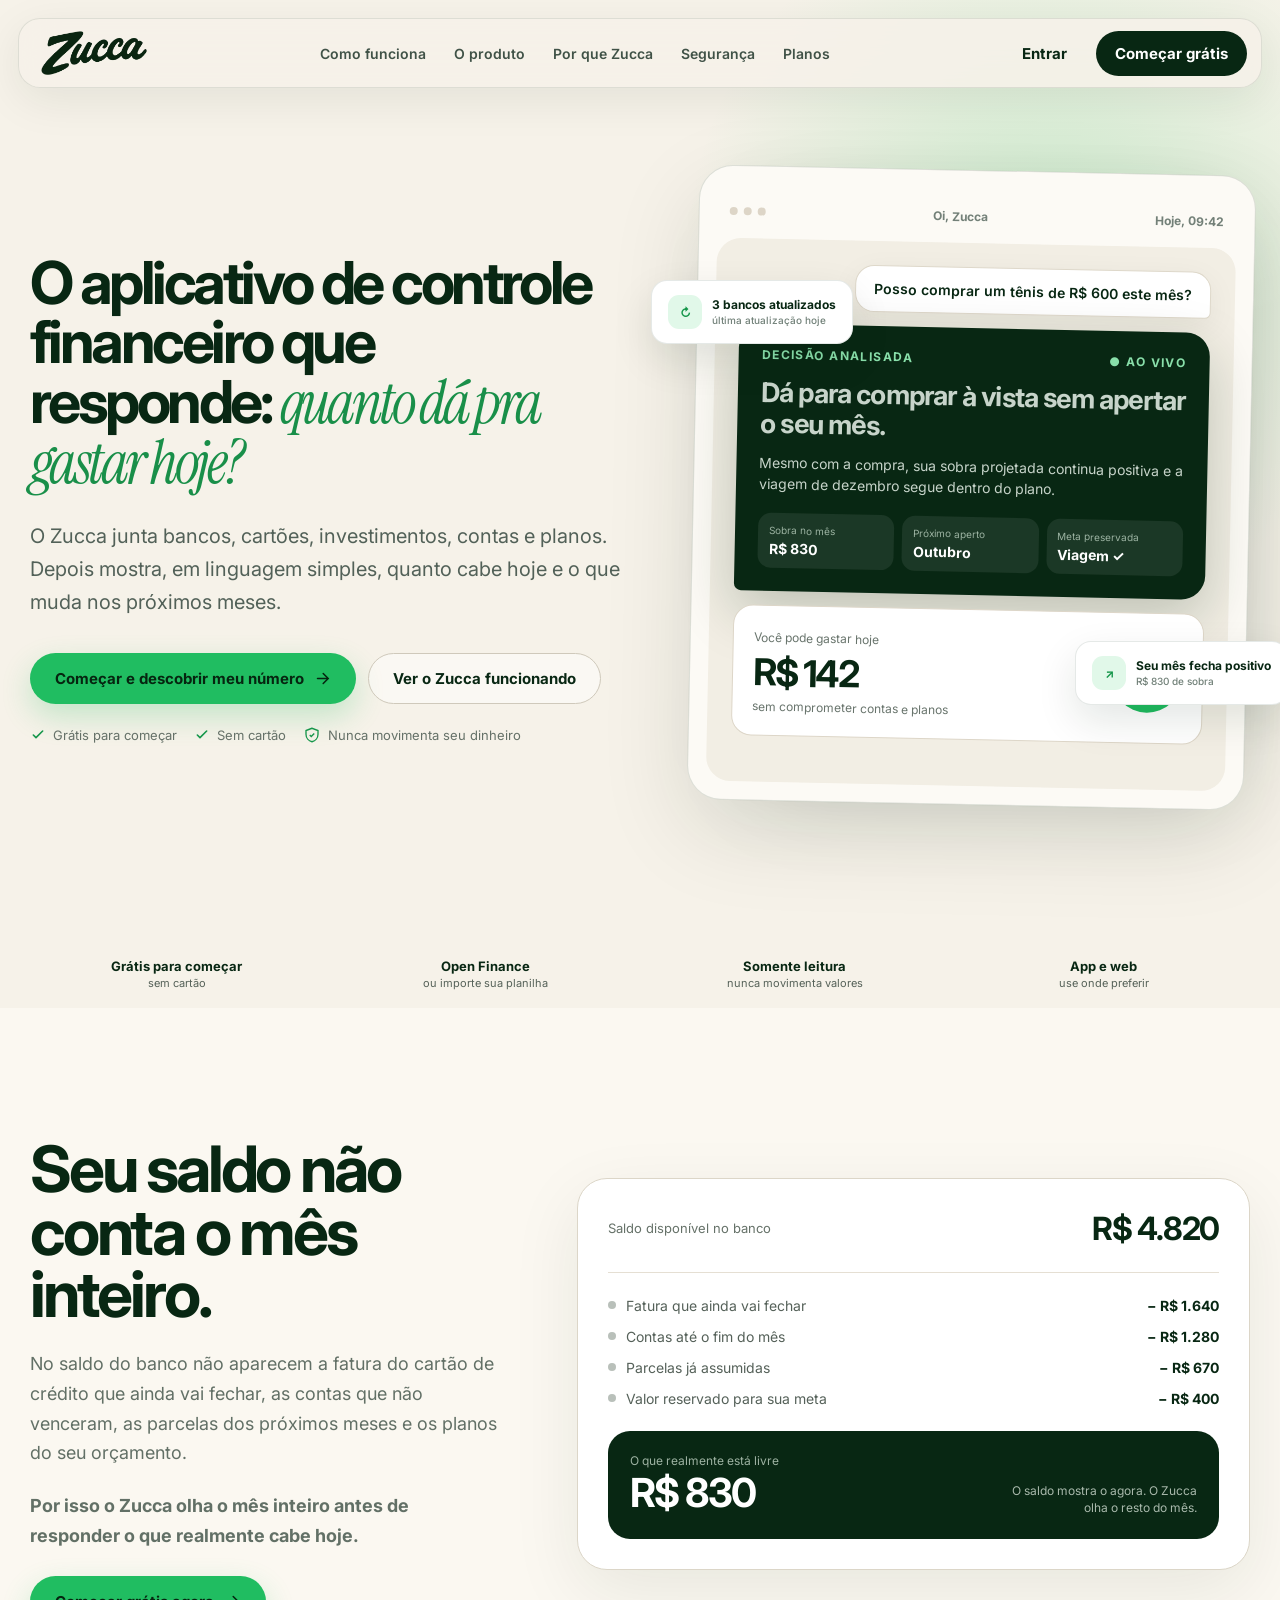
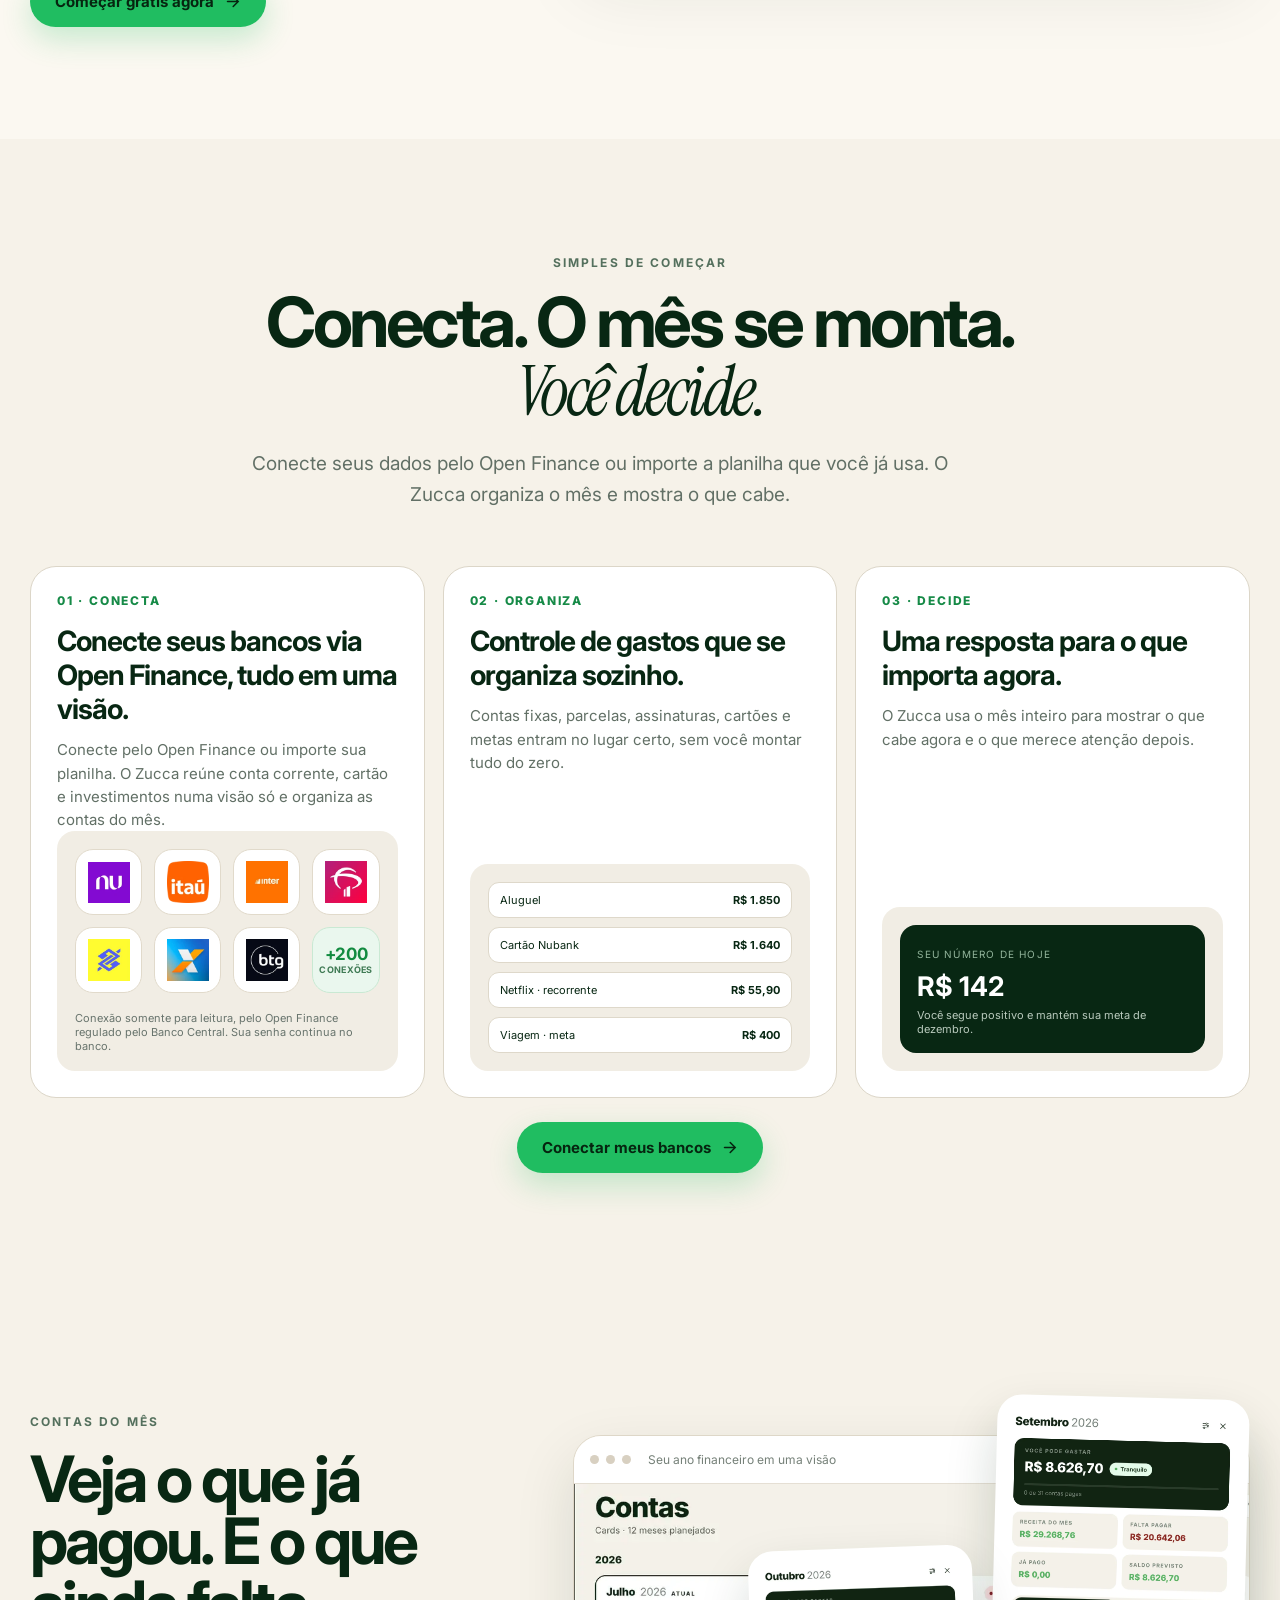
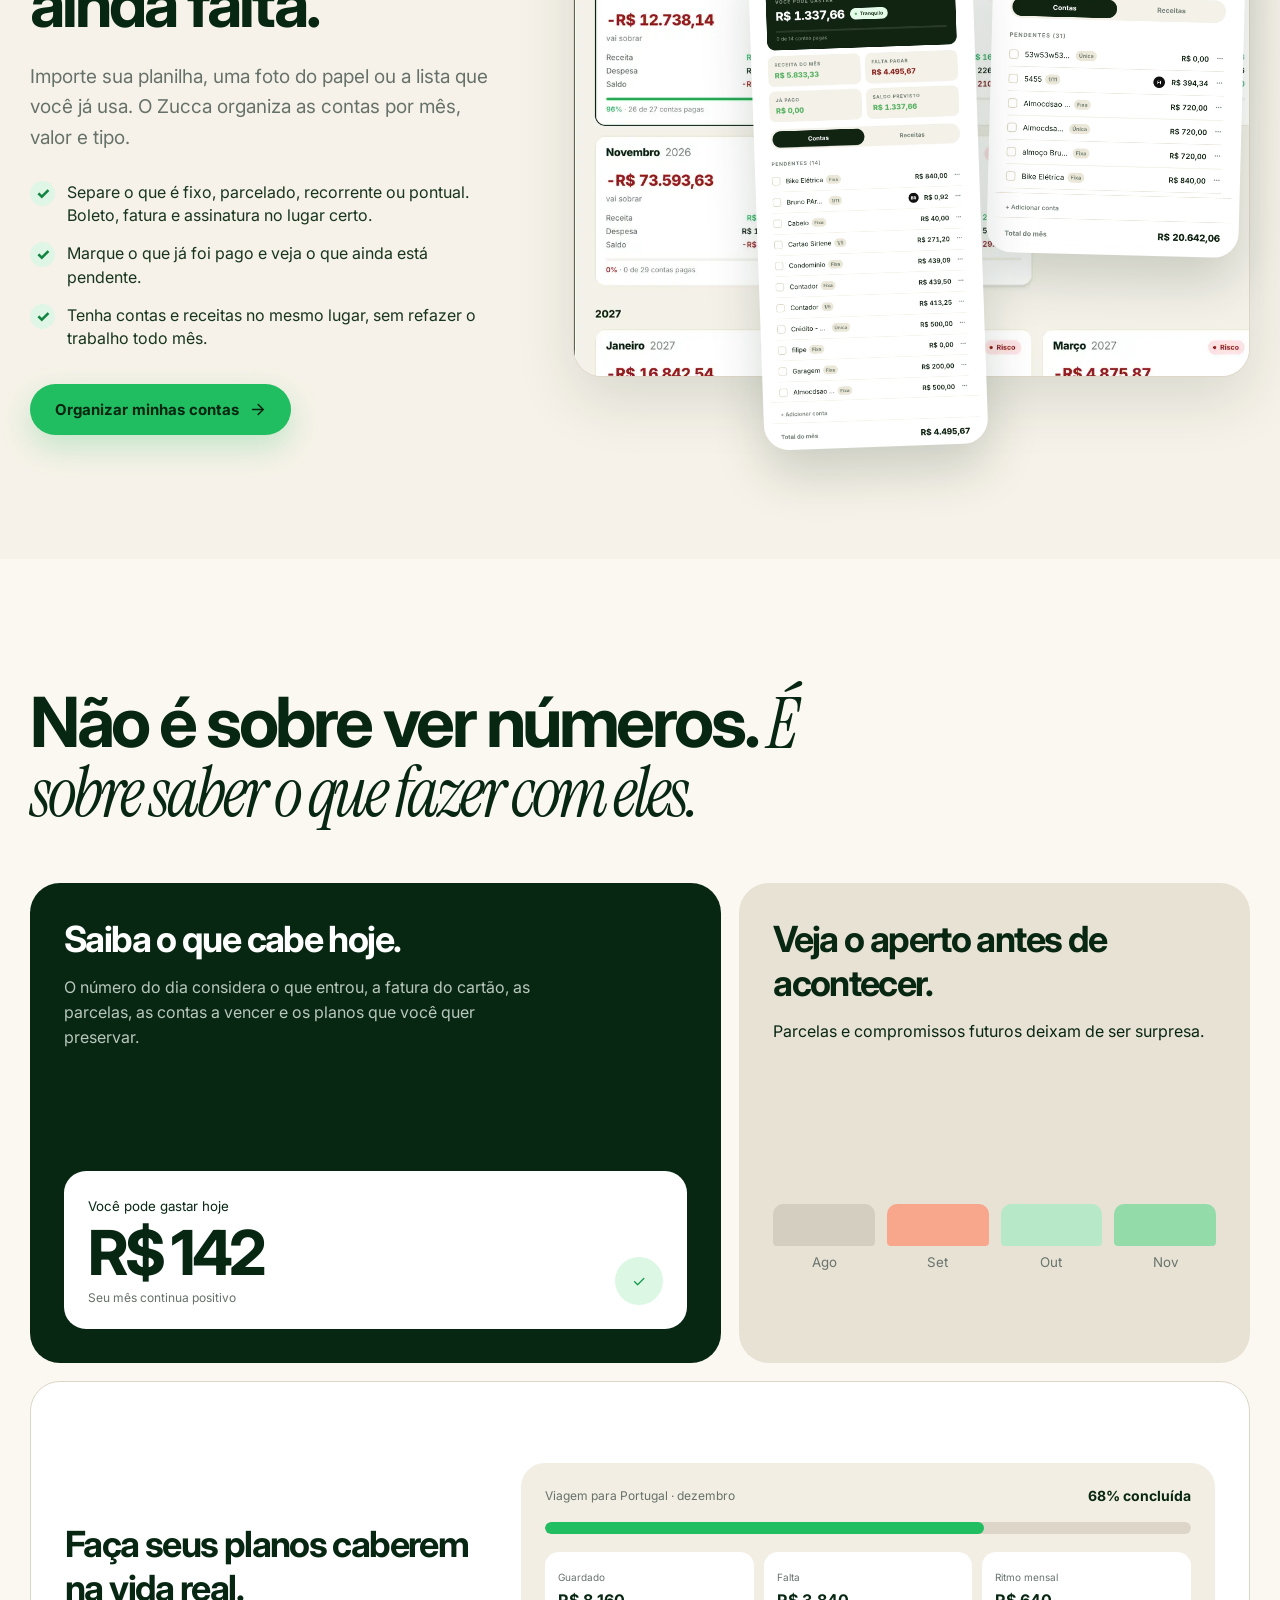
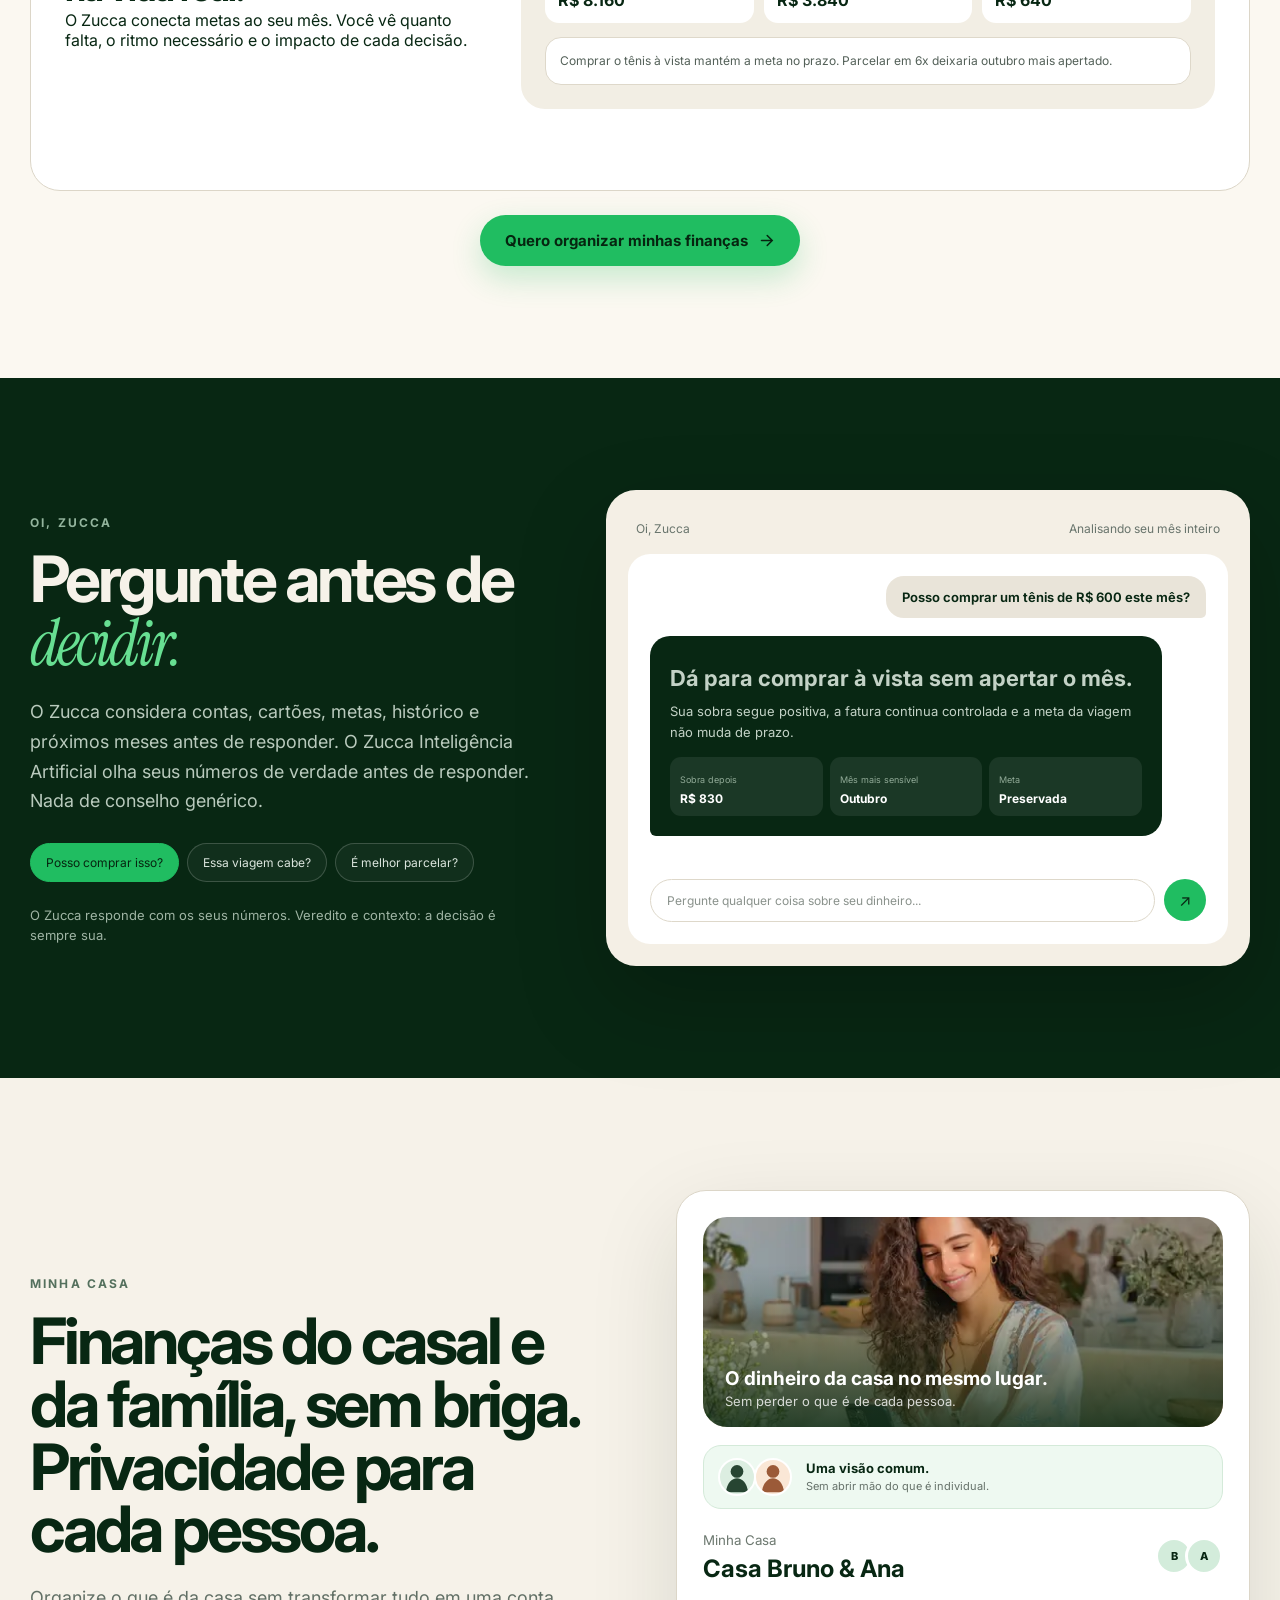
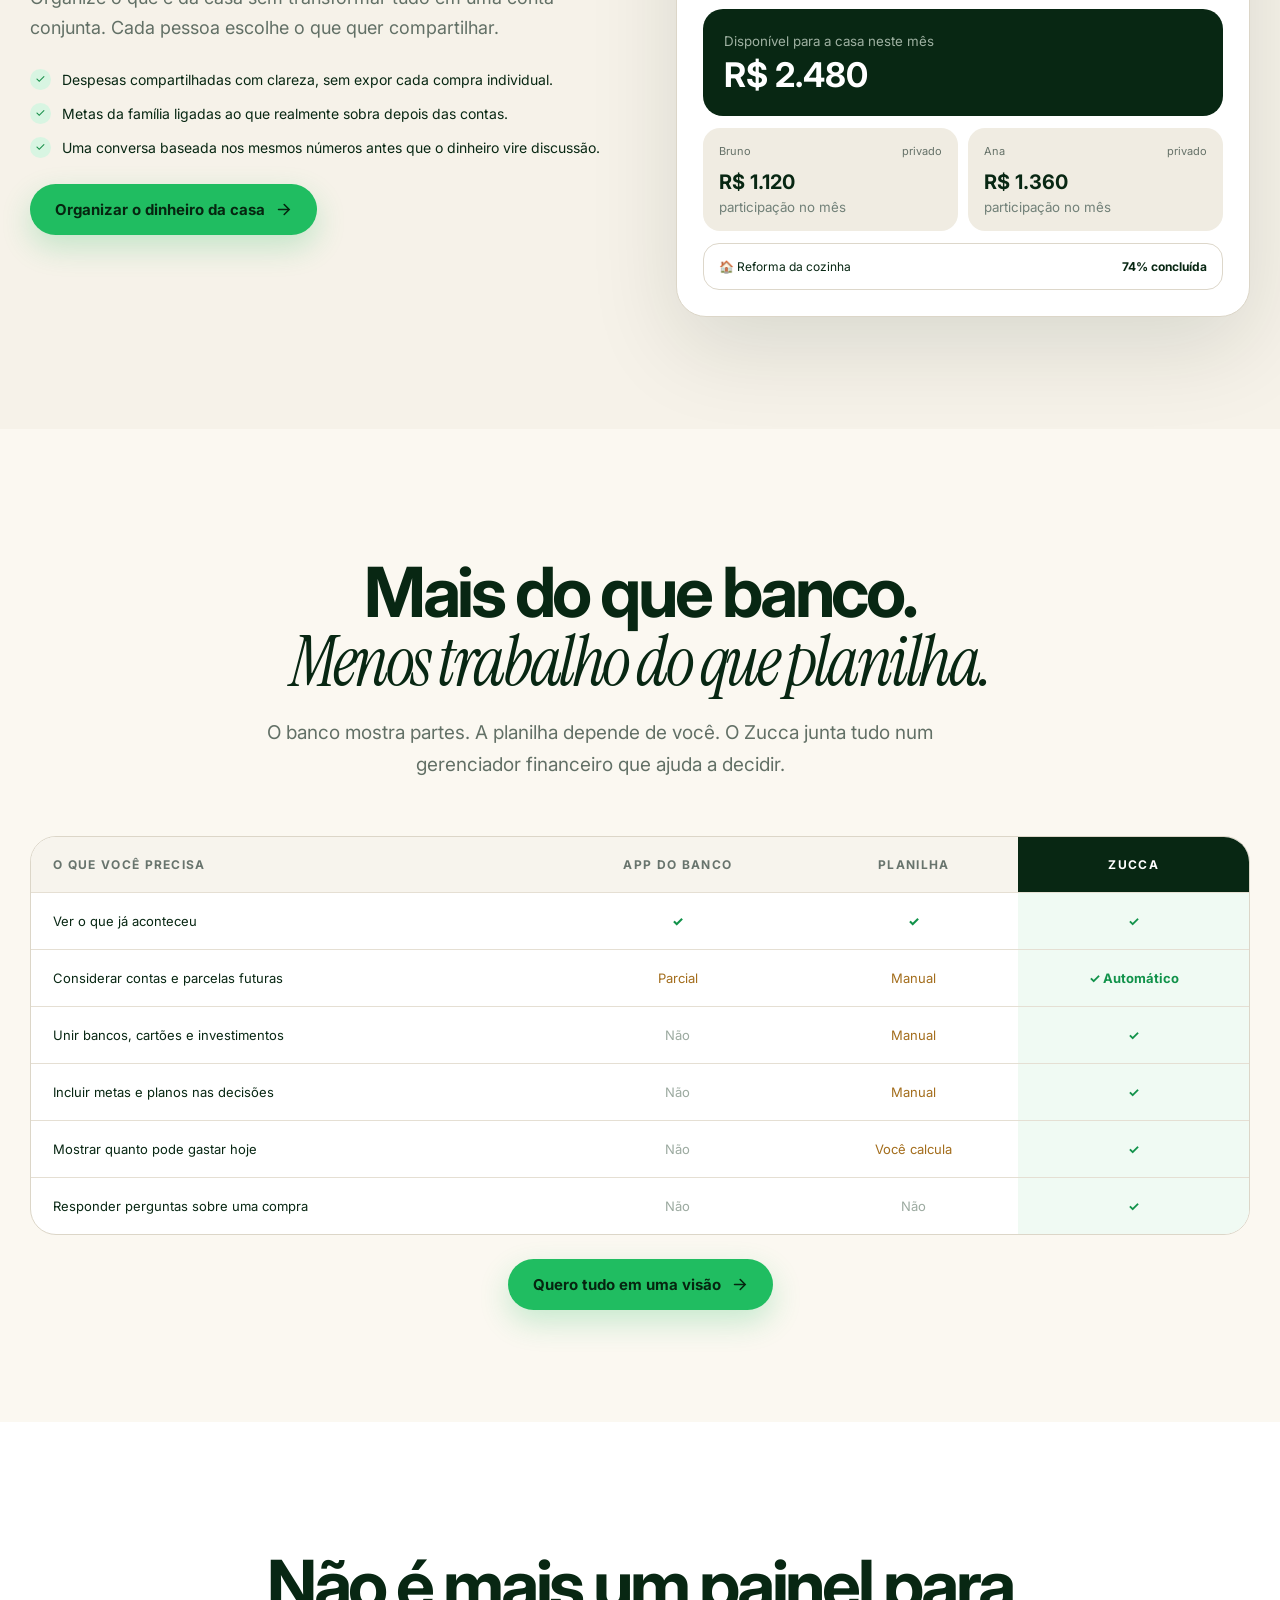
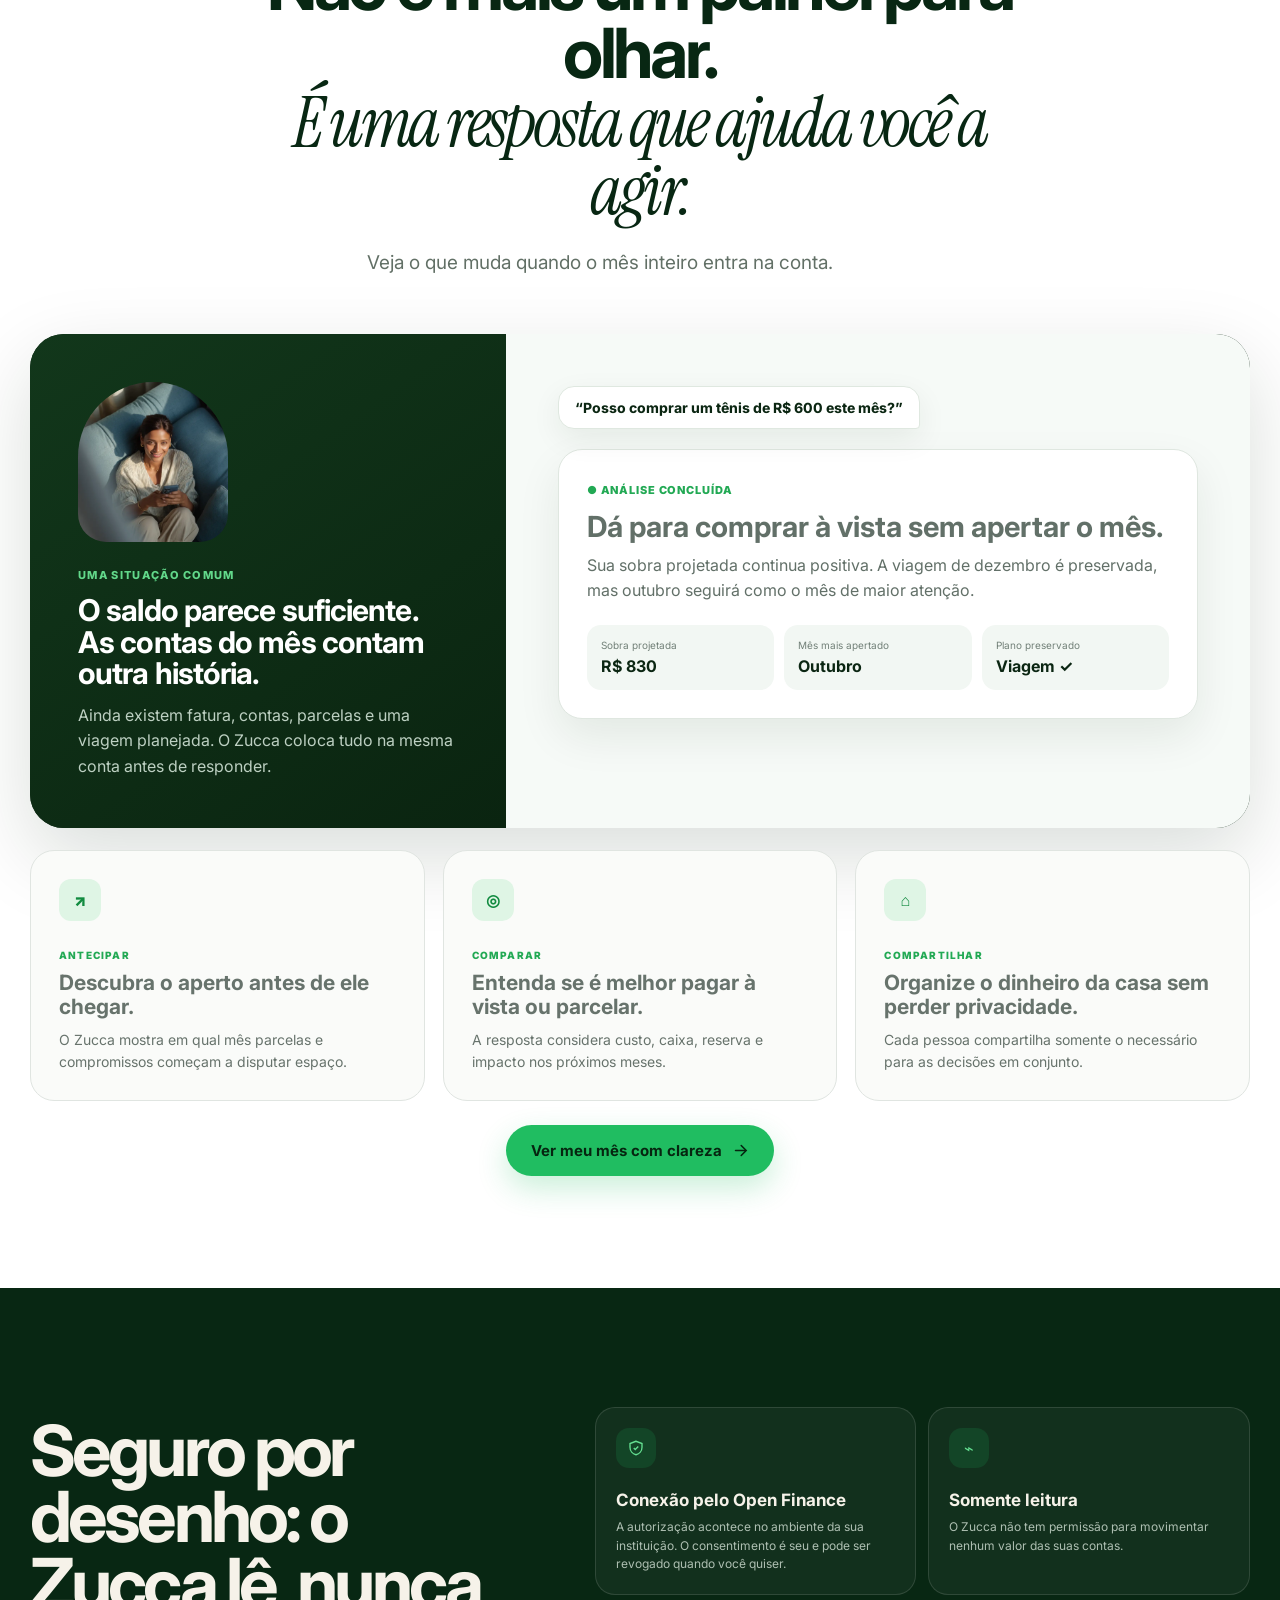
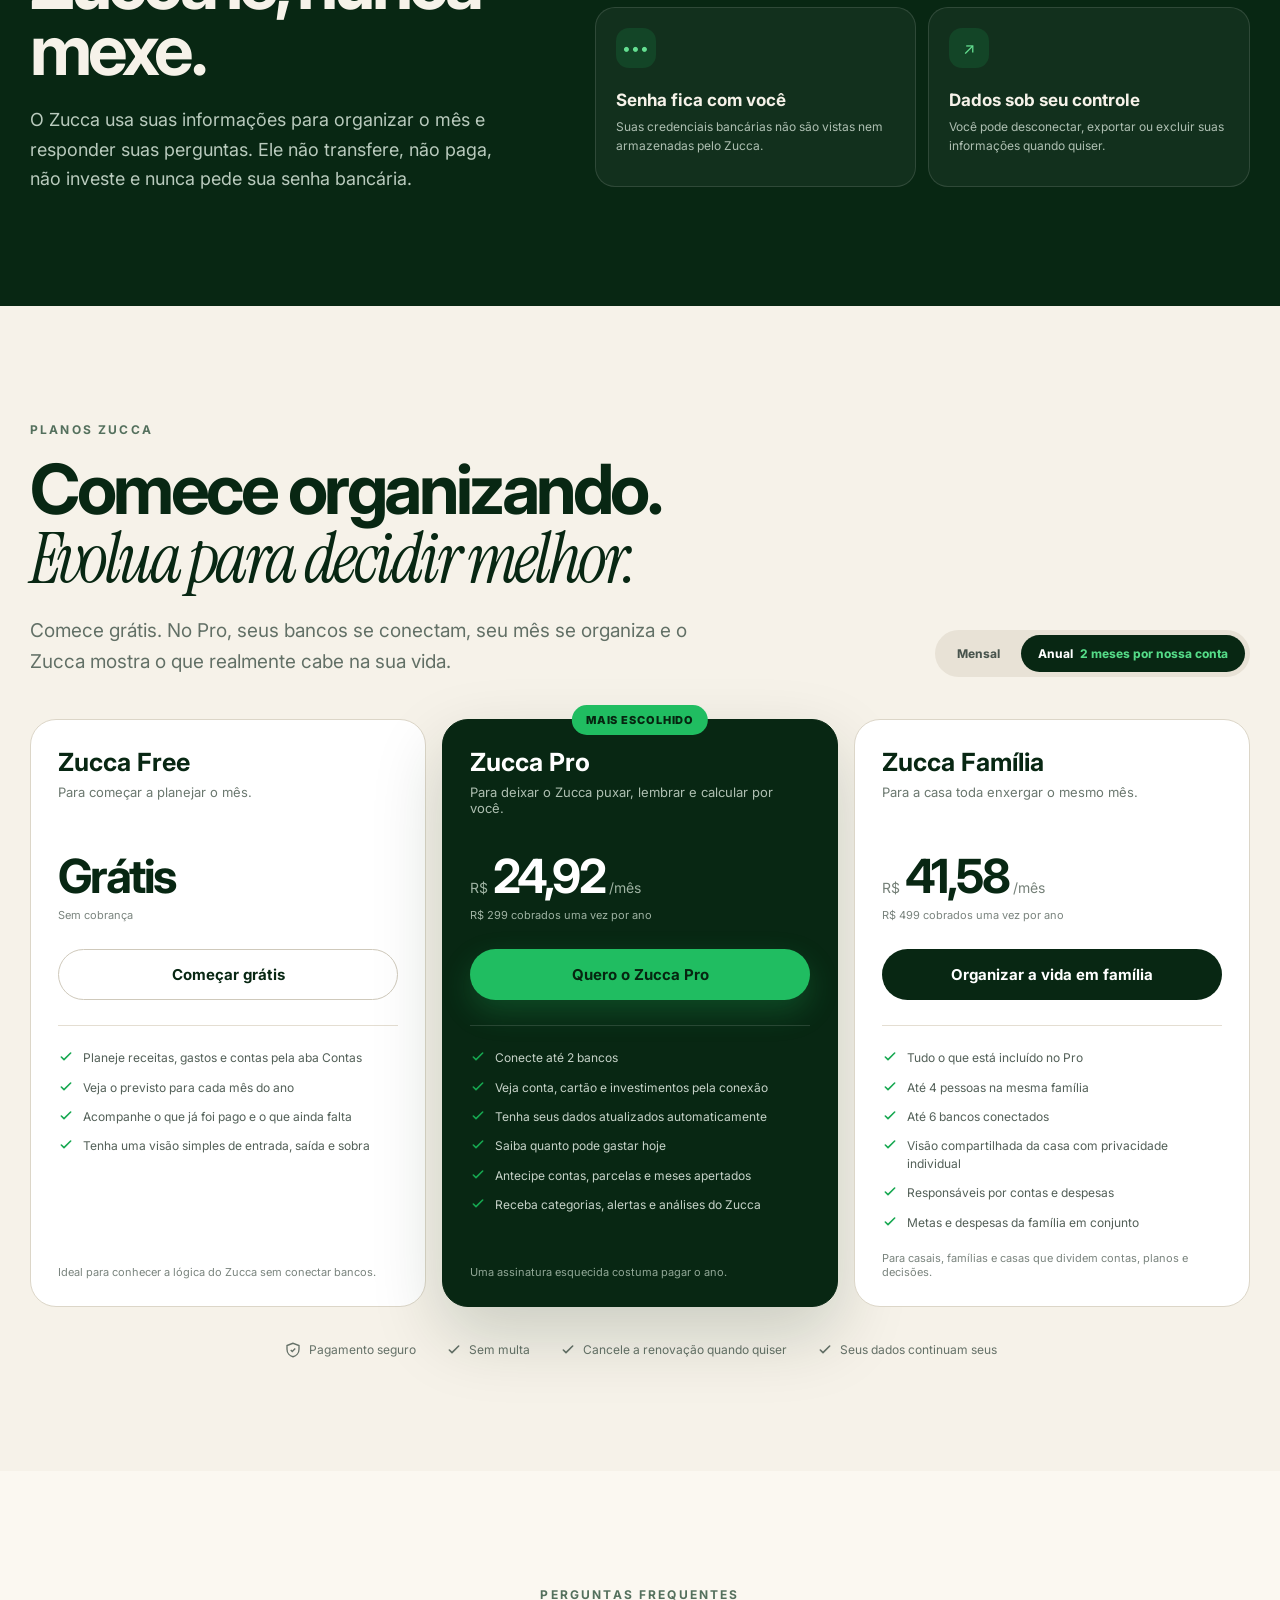
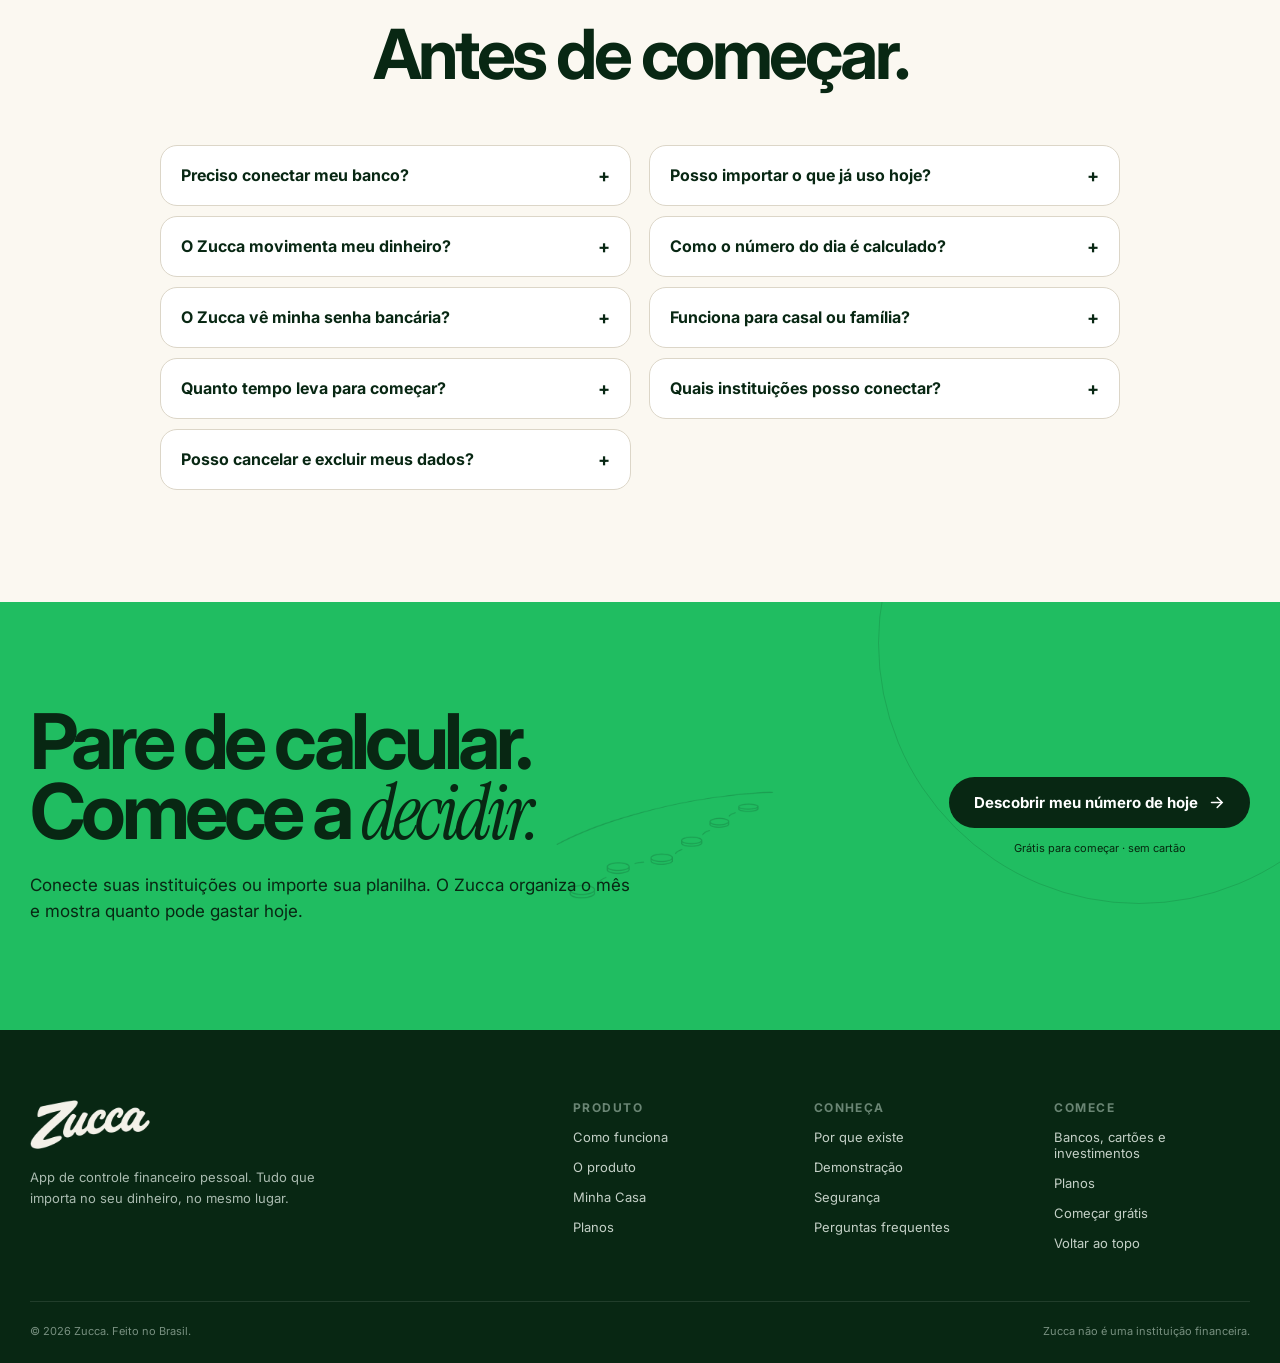
<file: index.html>
<!DOCTYPE html>
<html lang="pt-BR"><head><meta charset="utf-8"/><meta content="width=device-width,initial-scale=1.0" name="viewport"/><title>Zucca — App de controle financeiro: quanto dá pra gastar hoje</title><link rel="icon" href="favicon.ico" sizes="any"/><link rel="icon" type="image/png" sizes="32x32" href="favicon-32.png"/><link rel="icon" type="image/png" sizes="16x16" href="favicon-16.png"/><link rel="apple-touch-icon" href="apple-touch-icon.png"/><meta content="Aplicativo para controle financeiro que mostra quanto dá pra gastar hoje sem comprometer o mês. Conecte bancos e cartões via Open Finance. Comece grátis." name="description"/><meta content="Zucca — App de controle financeiro: quanto dá pra gastar hoje" property="og:title"/><meta content="Sua vida financeira entendida por inteiro: um número para hoje, uma visão para amanhã e decisões que continuam sendo suas." property="og:description"/><meta content="website" property="og:type"/>

<link href="https://fonts.googleapis.com" rel="preconnect"/><link crossorigin="" href="https://fonts.gstatic.com" rel="preconnect"/><link rel="preload" as="style" href="https://fonts.googleapis.com/css2?family=Inter:wght@300;400;500;600;700;800;900&amp;family=Instrument+Serif:ital@0;1&amp;display=swap"/><link rel="stylesheet" href="https://fonts.googleapis.com/css2?family=Inter:wght@300;400;500;600;700;800;900&amp;family=Instrument+Serif:ital@0;1&amp;display=swap" media="print" onload="this.media='all'"/><noscript><link rel="stylesheet" href="https://fonts.googleapis.com/css2?family=Inter:wght@300;400;500;600;700;800;900&amp;family=Instrument+Serif:ital@0;1&amp;display=swap"/></noscript><script>document.documentElement.classList.add('js');</script><link href="style.css" rel="stylesheet"/><link href="https://zuccafinancas.com.br/" rel="canonical"/><meta content="https://zuccafinancas.com.br/" property="og:url"/><meta content="Zucca" property="og:site_name"/><meta content="https://zuccafinancas.com.br/og-cover.png" property="og:image"/><meta content="1200" property="og:image:width"/><meta content="630" property="og:image:height"/><meta content="pt_BR" property="og:locale"/><meta content="summary_large_image" name="twitter:card"/><meta content="Zucca — App de controle financeiro: quanto dá pra gastar hoje" name="twitter:title"/><meta content="Sua vida financeira entendida por inteiro: um número para hoje e uma visão para amanhã." name="twitter:description"/><meta content="https://zuccafinancas.com.br/og-cover.png" name="twitter:image"/><meta content="#0b0b0b" name="theme-color"/><script type="application/ld+json">
{
  "@context": "https://schema.org",
  "@graph": [
    {
      "@type": "Organization",
      "@id": "https://zuccafinancas.com.br/#organization",
      "name": "Zucca",
      "legalName": "Zucca Finanças",
      "url": "https://zuccafinancas.com.br/",
      "description": "Aplicativo de controle financeiro que conecta bancos e cartões via Open Finance e mostra quanto dá pra gastar hoje sem comprometer o mês. O Zucca não é uma instituição financeira.",
      "taxID": "61.548.952/0001-39",
      "logo": {
        "@type": "ImageObject",
        "url": "https://zuccafinancas.com.br/logo-512.png",
        "width": 512,
        "height": 512
      },
      "contactPoint": [
        {
          "@type": "ContactPoint",
          "contactType": "customer support",
          "email": "suporte@zuccafinancas.com.br",
          "availableLanguage": [
            "pt-BR"
          ]
        }
      ],
      "sameAs": [
        "https://www.instagram.com/zuccafinancas/"
      ]
    },
    {
      "@type": "SoftwareApplication",
      "@id": "https://zuccafinancas.com.br/#app",
      "name": "Zucca",
      "applicationCategory": "FinanceApplication",
      "applicationSubCategory": "Aplicativo de controle financeiro",
      "operatingSystem": "Web, iOS, Android",
      "url": "https://zuccafinancas.com.br/",
      "inLanguage": "pt-BR",
      "publisher": {
        "@id": "https://zuccafinancas.com.br/#organization"
      },
      "description": "O Zucca conecta bancos, cartões e investimentos via Open Finance ou importa sua planilha, organiza contas, parcelas e metas do mês e responde quanto dá pra gastar hoje. Acesso somente leitura: o Zucca lê, nunca movimenta valores.",
      "featureList": [
        "Conexão de bancos e cartões via Open Finance, somente leitura",
        "Importação de planilha, foto ou lista de contas",
        "Contas fixas, parceladas e recorrentes organizadas por mês",
        "Número diário do que dá pra gastar sem comprometer contas e planos",
        "Projeção de meses apertados e parcelas futuras",
        "Metas com validação no orçamento",
        "Oi Zucca: assistente com inteligência artificial que responde com os seus números",
        "Visão compartilhada da casa com privacidade individual"
      ],
      "offers": {
        "@type": "AggregateOffer",
        "priceCurrency": "BRL",
        "lowPrice": "0",
        "highPrice": "499",
        "offerCount": 3
      },
      "image": "https://zuccafinancas.com.br/og-cover.png"
    },
    {
      "@type": "FAQPage",
      "@id": "https://zuccafinancas.com.br/#faq",
      "inLanguage": "pt-BR",
      "mainEntity": [
        {
          "@type": "Question",
          "name": "Preciso conectar meu banco?",
          "acceptedAnswer": {
            "@type": "Answer",
            "text": "Não. Você pode importar sua planilha e organizar as contas primeiro. Para atualizar saldos, cartões e investimentos automaticamente, use a conexão pelo Open Finance."
          }
        },
        {
          "@type": "Question",
          "name": "Posso importar o que já uso hoje?",
          "acceptedAnswer": {
            "@type": "Answer",
            "text": "Sim. Você pode trazer uma planilha, uma foto do papel ou uma lista de contas. O Zucca ajuda a organizar valores, datas, parcelas e recorrências."
          }
        },
        {
          "@type": "Question",
          "name": "O Zucca movimenta meu dinheiro?",
          "acceptedAnswer": {
            "@type": "Answer",
            "text": "Nunca. A conexão é somente para leitura. O Zucca não transfere, paga, investe ou altera qualquer valor."
          }
        },
        {
          "@type": "Question",
          "name": "Como o número do dia é calculado?",
          "acceptedAnswer": {
            "@type": "Answer",
            "text": "Ele considera o que entrou, as contas que ainda vão vencer, faturas, parcelas, compromissos recorrentes e o que você reservou para seus planos."
          }
        },
        {
          "@type": "Question",
          "name": "O Zucca vê minha senha bancária?",
          "acceptedAnswer": {
            "@type": "Answer",
            "text": "Não. A autorização acontece diretamente no ambiente da instituição pelo Open Finance. Sua senha não passa pelo Zucca."
          }
        },
        {
          "@type": "Question",
          "name": "Funciona para casal ou família?",
          "acceptedAnswer": {
            "@type": "Answer",
            "text": "Sim. No Zucca Família, cada pessoa mantém sua visão individual e escolhe o que deseja compartilhar com a casa."
          }
        },
        {
          "@type": "Question",
          "name": "Quanto tempo leva para começar?",
          "acceptedAnswer": {
            "@type": "Answer",
            "text": "Em poucos minutos você pode importar sua planilha ou conectar suas instituições e ver o primeiro mês organizado."
          }
        },
        {
          "@type": "Question",
          "name": "Quais instituições posso conectar?",
          "acceptedAnswer": {
            "@type": "Answer",
            "text": "A disponibilidade varia conforme o Open Finance. Antes de conectar, você pode consultar a lista atual de bancos, cartões e investimentos disponíveis."
          }
        },
        {
          "@type": "Question",
          "name": "Posso cancelar e excluir meus dados?",
          "acceptedAnswer": {
            "@type": "Answer",
            "text": "Sim. Você pode cancelar a renovação sem multa, desconectar instituições, exportar suas informações e solicitar a exclusão dos dados."
          }
        }
      ]
    },
    {
      "@type": "Product",
      "@id": "https://zuccafinancas.com.br/#plano-free",
      "name": "Zucca Free",
      "description": "Para começar a planejar o mês: planeje receitas, gastos e contas pela aba Contas, veja o previsto para cada mês do ano, acompanhe o que já foi pago e o que ainda falta e tenha uma visão simples de entrada, saída e sobra.",
      "brand": {
        "@type": "Brand",
        "name": "Zucca"
      },
      "category": "Aplicativo de controle financeiro",
      "offers": {
        "@type": "Offer",
        "url": "https://zuccafinancas.com.br/#planos",
        "priceCurrency": "BRL",
        "price": "0",
        "availability": "https://schema.org/InStock",
        "seller": {
          "@id": "https://zuccafinancas.com.br/#organization"
        }
      },
      "image": [
        "https://zuccafinancas.com.br/og-cover.png"
      ]
    },
    {
      "@type": "Product",
      "@id": "https://zuccafinancas.com.br/#plano-pro",
      "name": "Zucca Pro",
      "description": "Conecte até 2 bancos, veja conta, cartão e investimentos pela conexão, tenha os dados atualizados automaticamente, saiba quanto pode gastar hoje, antecipe contas, parcelas e meses apertados e receba categorias, alertas e análises do Zucca.",
      "brand": {
        "@type": "Brand",
        "name": "Zucca"
      },
      "category": "Aplicativo de controle financeiro",
      "offers": [
        {
          "@type": "Offer",
          "name": "Zucca Pro anual",
          "url": "https://zuccafinancas.com.br/#planos",
          "priceCurrency": "BRL",
          "price": "299.00",
          "availability": "https://schema.org/InStock",
          "seller": {
            "@id": "https://zuccafinancas.com.br/#organization"
          },
          "priceSpecification": {
            "@type": "UnitPriceSpecification",
            "price": "299.00",
            "priceCurrency": "BRL",
            "billingDuration": 12,
            "billingIncrement": 1,
            "unitCode": "MON"
          }
        },
        {
          "@type": "Offer",
          "name": "Zucca Pro mensal",
          "url": "https://zuccafinancas.com.br/#planos",
          "priceCurrency": "BRL",
          "price": "29.90",
          "availability": "https://schema.org/InStock",
          "seller": {
            "@id": "https://zuccafinancas.com.br/#organization"
          },
          "priceSpecification": {
            "@type": "UnitPriceSpecification",
            "price": "29.90",
            "priceCurrency": "BRL",
            "billingDuration": 1,
            "billingIncrement": 1,
            "unitCode": "MON"
          }
        }
      ],
      "image": [
        "https://zuccafinancas.com.br/og-cover.png"
      ]
    },
    {
      "@type": "Product",
      "@id": "https://zuccafinancas.com.br/#plano-familia",
      "name": "Zucca Família",
      "description": "Tudo o que está incluído no Pro, com até 4 pessoas na mesma família, até 6 bancos conectados, visão compartilhada da casa com privacidade individual, responsáveis por contas e despesas e metas e despesas da família em conjunto.",
      "brand": {
        "@type": "Brand",
        "name": "Zucca"
      },
      "category": "Aplicativo de controle financeiro",
      "offers": [
        {
          "@type": "Offer",
          "name": "Zucca Família anual",
          "url": "https://zuccafinancas.com.br/#planos",
          "priceCurrency": "BRL",
          "price": "499.00",
          "availability": "https://schema.org/InStock",
          "seller": {
            "@id": "https://zuccafinancas.com.br/#organization"
          },
          "priceSpecification": {
            "@type": "UnitPriceSpecification",
            "price": "499.00",
            "priceCurrency": "BRL",
            "billingDuration": 12,
            "billingIncrement": 1,
            "unitCode": "MON"
          }
        },
        {
          "@type": "Offer",
          "name": "Zucca Família mensal",
          "url": "https://zuccafinancas.com.br/#planos",
          "priceCurrency": "BRL",
          "price": "49.90",
          "availability": "https://schema.org/InStock",
          "seller": {
            "@id": "https://zuccafinancas.com.br/#organization"
          },
          "priceSpecification": {
            "@type": "UnitPriceSpecification",
            "price": "49.90",
            "priceCurrency": "BRL",
            "billingDuration": 1,
            "billingIncrement": 1,
            "unitCode": "MON"
          }
        }
      ],
      "image": [
        "https://zuccafinancas.com.br/og-cover.png"
      ]
    }
  ]
}
</script></head><body>
<div id="conversion-site">
<div class="nav-shell">
<header class="nav" id="nav">
<a class="nav-logo" href="#inicio"><img alt="Zucca" loading="lazy" src="img/zucca-fd232e7e.webp" width="400" height="165"/></a>
<nav class="nav-links">
<a href="#como">Como funciona</a><a href="#produto">O produto</a><a href="#diferenca">Por que Zucca</a><a href="#seguranca">Segurança</a><a href="#planos">Planos</a>
</nav>
<div class="nav-actions"><a class="btn login" href="#comecar" title="Conecte este botão à página de login na publicação">Entrar</a><a class="js-start btn-dark btn" href="#comecar">Começar grátis</a><button aria-label="Abrir menu" class="menu-toggle">☰</button></div>
</header>
</div>
<main>
<section class="hero" id="inicio">
<div class="wrap hero-grid">
<div class="hero-copy reveal visible">

<h1>O aplicativo de controle financeiro que responde: <span class="serif">quanto dá pra gastar hoje?</span></h1>
<p>O Zucca junta bancos, cartões, investimentos, contas e planos. Depois mostra, em linguagem simples, quanto cabe hoje e o que muda nos próximos meses.</p>
<div class="hero-actions"><a class="btn btn-primary" href="#comecar">Começar e descobrir meu número <svg fill="none" height="17" stroke="currentColor" stroke-linecap="round" stroke-width="2.2" viewbox="0 0 24 24" width="17"><path d="M5 12h14"></path><path d="m13 5 7 7-7 7"></path></svg></a><a aria-haspopup="dialog" class="js-open-demo btn-ghost btn" href="#demo">Ver o Zucca funcionando</a></div>
<div class="hero-micro"><span><svg fill="none" height="16" stroke="currentColor" stroke-linecap="round" stroke-linejoin="round" stroke-width="2.4" viewbox="0 0 24 24" width="16"><path d="m5 12 4 4L19 6"></path></svg> Grátis para começar</span><span><svg fill="none" height="16" stroke="currentColor" stroke-linecap="round" stroke-linejoin="round" stroke-width="2.4" viewbox="0 0 24 24" width="16"><path d="m5 12 4 4L19 6"></path></svg> Sem cartão</span><span><svg fill="none" height="18" stroke="currentColor" stroke-width="1.8" viewbox="0 0 24 24" width="18"><path d="M12 3 4 6v5c0 5 3.5 9 8 10 4.5-1 8-5 8-10V6z"></path><path d="m9 12 2 2 4-4"></path></svg> Nunca movimenta seu dinheiro</span></div>
</div>
<div class="hero-visual reveal visible">
<div class="phone-shadow"></div>
<div class="product-window">
<div class="window-top"><div class="dots"><i></i><i></i><i></i></div><span class="window-label">Oi, Zucca</span><span class="window-label">Hoje, 09:42</span></div>
<div class="window-body">
<div class="decision-question">Posso comprar um tênis de R$ 600 este mês?</div>
<div class="decision-answer"><div class="answer-top"><span>Decisão analisada</span><span>● ao vivo</span></div><p class="da-title">Dá para comprar à vista sem apertar o seu mês.</p><p>Mesmo com a compra, sua sobra projetada continua positiva e a viagem de dezembro segue dentro do plano.</p><div class="impact-row"><div class="impact"><small>Sobra no mês</small><strong>R$ 830</strong></div><div class="impact"><small>Próximo aperto</small><strong>Outubro</strong></div><div class="impact"><small>Meta preservada</small><strong>Viagem ✓</strong></div></div></div>
<div class="today-card"><div><small>Você pode gastar hoje</small><strong>R$ 142</strong><small>sem comprometer contas e planos</small></div><div class="today-ring"><span>72%</span></div></div>
</div>
</div>
<div class="floating-chip chip-one"><span class="chip-icon">↻</span><span>3 bancos atualizados<br/><small style="font-weight:500;color:#718078">última atualização hoje</small></span></div>
<div class="floating-chip chip-two"><span class="chip-icon">↗</span><span>Seu mês fecha positivo<br/><small style="font-weight:500;color:#718078">R$ 830 de sobra</small></span></div>
</div>
</div>
</section>
<section class="trust"><div class="wrap trust-inner">
<span><b>Grátis para começar</b><small>sem cartão</small></span>
<span><b>Open Finance</b><small>ou importe sua planilha</small></span>
<span><b>Somente leitura</b><small>nunca movimenta valores</small></span>
<span><b>App e web</b><small>use onde preferir</small></span>
</div></section>
<section class="section section-soft" id="problema"><div class="wrap problem-grid">
<div class="problem-copy reveal"><h2>Seu saldo não conta o mês inteiro.</h2><p>No saldo do banco não aparecem a fatura do cartão de crédito que ainda vai fechar, as contas que não venceram, as parcelas dos próximos meses e os planos do seu orçamento.</p><p><strong>Por isso o Zucca olha o mês inteiro antes de responder o que realmente cabe hoje.</strong></p><a class="btn js-start btn-primary" href="#comecar" style="margin-top:26px">Começar grátis agora <svg fill="none" height="17" stroke="currentColor" stroke-linecap="round" stroke-width="2.2" viewbox="0 0 24 24" width="17"><path d="M5 12h14"></path><path d="m13 5 7 7-7 7"></path></svg></a></div>
<div class="problem-card reveal"><div class="balance-head"><span>Saldo disponível no banco</span><strong>R$ 4.820</strong></div><div class="commit-list"><div class="commit"><span><i></i>Fatura que ainda vai fechar</span><strong>− R$ 1.640</strong></div><div class="commit"><span><i></i>Contas até o fim do mês</span><strong>− R$ 1.280</strong></div><div class="commit"><span><i></i>Parcelas já assumidas</span><strong>− R$ 670</strong></div><div class="commit"><span><i></i>Valor reservado para sua meta</span><strong>− R$ 400</strong></div></div><div class="real-money"><div><small>O que realmente está livre</small><strong>R$ 830</strong></div><p>O saldo mostra o agora. O Zucca olha o resto do mês.</p></div></div>
</div></section>
<section class="section" id="como"><div class="wrap"><div class="section-head center reveal"><span class="eyebrow">Simples de começar</span><h2>Conecta. O mês se monta. <span class="serif">Você decide.</span></h2><p>Conecte seus dados pelo Open Finance ou importe a planilha que você já usa. O Zucca organiza o mês e mostra o que cabe.</p></div>
<div class="steps">
<article class="step reveal"><span class="step-no">01 · CONECTA</span><h3>Conecte seus bancos via Open Finance, tudo em uma visão.</h3><p>Conecte pelo Open Finance ou importe sua planilha. O Zucca reúne conta corrente, cartão e investimentos numa visão só e organiza as contas do mês.</p><div class="step-ui"><div class="bank-line bank-line-expanded"><div class="bank-logo"><img alt="Nubank" loading="lazy" src="img/nubank-edde2016.webp" width="128" height="127"/></div><div class="bank-logo"><img alt="Itaú" loading="lazy" src="img/itau-9008eca4.webp" width="128" height="128"/></div><div class="bank-logo"><img alt="Inter" loading="lazy" src="img/inter-eddd5b00.webp" width="128" height="128"/></div><div class="bank-logo"><img alt="Bradesco" loading="lazy" src="img/bradesco-16ae8385.webp" width="128" height="128"/></div><div class="bank-logo"><img alt="Banco do Brasil" loading="lazy" src="img/banco-do-brasil-a6bd6b78.webp" width="128" height="128"/></div><div class="bank-logo"><img alt="XP" loading="lazy" src="img/xp-a348d2c8.webp" width="128" height="128"/></div><div class="bank-logo"><img alt="BTG" loading="lazy" src="img/btg-0f3eac96.webp" width="128" height="128"/></div><div class="bank-logo bank-more" aria-label="Mais de 200 conexões disponíveis"><strong>+200</strong><span>conexões</span></div></div><p style="font-size:11px;color:#68746d;margin-top:18px">Conexão somente para leitura, pelo Open Finance regulado pelo Banco Central. Sua senha continua no banco.</p></div></article>
<article class="step reveal"><span class="step-no">02 · ORGANIZA</span><h3>Controle de gastos que se organiza sozinho.</h3><p>Contas fixas, parcelas, assinaturas, cartões e metas entram no lugar certo, sem você montar tudo do zero.</p><div class="step-ui"><div class="auto-list"><div class="auto-item"><span>Aluguel</span><span>R$ 1.850</span></div><div class="auto-item"><span>Cartão Nubank</span><span>R$ 1.640</span></div><div class="auto-item"><span>Netflix · recorrente</span><span>R$ 55,90</span></div><div class="auto-item"><span>Viagem · meta</span><span>R$ 400</span></div></div></div></article>
<article class="step reveal"><span class="step-no">03 · DECIDE</span><h3>Uma resposta para o que importa agora.</h3><p>O Zucca usa o mês inteiro para mostrar o que cabe agora e o que merece atenção depois.</p><div class="step-ui"><div class="mini-answer"><small>Seu número de hoje</small><strong>R$ 142</strong><p>Você segue positivo e mantém sua meta de dezembro.</p></div></div></article>
</div>
<div class="section-action reveal">
<a class="btn js-start btn-primary" href="#comecar">Conectar meus bancos
        <svg fill="none" height="17" stroke="currentColor" stroke-linecap="round" stroke-width="2.2" viewbox="0 0 24 24" width="17"><path d="M5 12h14"></path><path d="m13 5 7 7-7 7"></path></svg>
</a>
</div></div></section>
<section class="section bills-section" id="contas">
<div class="wrap bills-grid">
<div class="bills-copy reveal">
<span class="eyebrow">Contas do mês</span>
<h2>Veja o que já pagou. E o que ainda falta.</h2>
<p>Importe sua planilha, uma foto do papel ou a lista que você já usa. O Zucca organiza as contas por mês, valor e tipo.</p>
<div class="bills-points">
<div><i>✓</i><span>Separe o que é fixo, parcelado, recorrente ou pontual. Boleto, fatura e assinatura no lugar certo.</span></div>
<div><i>✓</i><span>Marque o que já foi pago e veja o que ainda está pendente.</span></div>
<div><i>✓</i><span>Tenha contas e receitas no mesmo lugar, sem refazer o trabalho todo mês.</span></div>
</div>
<a class="btn js-start btn-primary" href="#comecar">Organizar minhas contas
        <svg fill="none" height="17" stroke="currentColor" stroke-linecap="round" stroke-width="2.2" viewbox="0 0 24 24" width="17"><path d="M5 12h14"></path><path d="m13 5 7 7-7 7"></path></svg>
</a>
</div>
<div class="bills-visual reveal">
<div class="bills-browser">
<div class="browser-top"><span></span><span></span><span></span><small>Seu ano financeiro em uma visão</small></div>
<img alt="Visão das contas organizadas por mês no Zucca" class="bills-main-shot" loading="lazy" src="img/visao-das-contas-organizadas-por-mes-1351d5ef.webp" width="1500" height="893"/>
</div>
<div class="bills-detail bills-detail-one"><img alt="Contas pendentes de setembro organizadas no Zucca" loading="lazy" src="img/contas-pendentes-de-setembro-organiz-6dd80532.webp" width="902" height="1690"/></div>
<div class="bills-detail bills-detail-two"><img alt="Contas pendentes de outubro organizadas no Zucca" loading="lazy" src="img/contas-pendentes-de-outubro-organiza-c23fa22f.webp" width="724" height="1682"/></div>
</div>
</div>
</section>
<section class="section section-soft" id="produto"><div class="wrap"><div class="section-head reveal"><h2>Não é sobre ver números. <span class="serif">É sobre saber o que fazer com eles.</span></h2></div>
<div class="outcomes">
<article class="outcome outcome-green reveal"><h3>Saiba o que cabe hoje.</h3><p>O número do dia considera o que entrou, a fatura do cartão, as parcelas, as contas a vencer e os planos que você quer preservar.</p><div class="number-panel"><div class="number-meta"><div><small>Você pode gastar hoje</small><div class="big">R$ 142</div><p>Seu mês continua positivo</p></div><div class="pulse">✓</div></div></div></article>
<article class="outcome outcome-cream reveal"><h3>Veja o aperto antes de acontecer.</h3><p>Parcelas e compromissos futuros deixam de ser surpresa.</p><div class="months"><div class="month"><div class="bar" style="height:42%"></div><small>Ago</small></div><div class="month"><div class="bar" style="height:88%"></div><small>Set</small></div><div class="month"><div class="bar" style="height:63%"></div><small>Out</small></div><div class="month"><div class="bar" style="height:51%"></div><small>Nov</small></div></div></article>
<article class="outcome outcome-wide reveal"><div><h3>Faça seus planos caberem na vida real.</h3><p>O Zucca conecta metas ao seu mês. Você vê quanto falta, o ritmo necessário e o impacto de cada decisão.</p></div><div class="goal-board"><div class="goal-head"><span>Viagem para Portugal · dezembro</span><strong>68% concluída</strong></div><div class="goal-line"><i></i></div><div class="goal-stats"><div class="goal-stat"><small>Guardado</small><strong>R$ 8.160</strong></div><div class="goal-stat"><small>Falta</small><strong>R$ 3.840</strong></div><div class="goal-stat"><small>Ritmo mensal</small><strong>R$ 640</strong></div></div><div class="goal-note">Comprar o tênis à vista mantém a meta no prazo. Parcelar em 6x deixaria outubro mais apertado.</div></div></article>
</div>
<div class="section-action reveal">
<a class="btn js-start btn-primary" href="#comecar">Quero organizar minhas finanças
        <svg fill="none" height="17" stroke="currentColor" stroke-linecap="round" stroke-width="2.2" viewbox="0 0 24 24" width="17"><path d="M5 12h14"></path><path d="m13 5 7 7-7 7"></path></svg>
</a>
</div></div></section>
<section class="section section-dark" id="assistente"><div class="wrap assistant-grid">
<div class="assistant-copy reveal"><span class="eyebrow light">Oi, Zucca</span><h2>Pergunte antes de <span class="serif" style="color:#67df92">decidir.</span></h2><p>O Zucca considera contas, cartões, metas, histórico e próximos meses antes de responder. O Zucca Inteligência Artificial olha seus números de verdade antes de responder. Nada de conselho genérico.</p><div class="question-chips"><button class="question-chip active" data-key="tenis">Posso comprar isso?</button><button class="question-chip" data-key="viagem">Essa viagem cabe?</button><button class="question-chip" data-key="parcelar">É melhor parcelar?</button></div><p class="assistant-note" style="margin-top:24px;font-size:13px;line-height:1.5;color:#9fb4a4;max-width:560px">O Zucca responde com os seus números. Veredito e contexto: a decisão é sempre sua.</p></div>
<div class="assistant-demo reveal"><div class="chat-top"><span>Oi, Zucca</span><span>Analisando seu mês inteiro</span></div><div class="chat-body"><div class="chat-q" id="demo-question">Posso comprar um tênis de R$ 600 este mês?</div><div class="chat-a"><p class="chat-a-title" id="demo-title">Dá para comprar à vista sem apertar o mês.</p><p id="demo-copy">Sua sobra segue positiva, a fatura continua controlada e a meta da viagem não muda de prazo.</p><div class="reasoning"><div class="reason"><small>Sobra depois</small><strong id="r1">R$ 830</strong></div><div class="reason"><small>Mês mais sensível</small><strong id="r2">Outubro</strong></div><div class="reason"><small>Meta</small><strong id="r3">Preservada</strong></div></div></div><div class="chat-foot"><div class="chat-input">Pergunte qualquer coisa sobre seu dinheiro...</div><div class="chat-send">↗</div></div></div></div>
</div></section>
<section class="section" id="casa"><div class="wrap house-grid"><div class="house-copy reveal"><span class="eyebrow">Minha Casa</span><h2>Finanças do casal e da família, sem briga. Privacidade para cada pessoa.</h2><p>Organize o que é da casa sem transformar tudo em uma conta conjunta. Cada pessoa escolhe o que quer compartilhar.</p><div class="check-list"><div class="check"><i>✓</i><span>Despesas compartilhadas com clareza, sem expor cada compra individual.</span></div><div class="check"><i>✓</i><span>Metas da família ligadas ao que realmente sobra depois das contas.</span></div><div class="check"><i>✓</i><span>Uma conversa baseada nos mesmos números antes que o dinheiro vire discussão.</span></div></div><a class="btn js-start btn-primary" href="#comecar" style="margin-top:26px">Organizar o dinheiro da casa <svg fill="none" height="17" stroke="currentColor" stroke-linecap="round" stroke-width="2.2" viewbox="0 0 24 24" width="17"><path d="M5 12h14"></path><path d="m13 5 7 7-7 7"></path></svg></a></div>
<div class="house-ui reveal"><div class="house-lifestyle"><img alt="Pessoa organizando as finanças da casa pelo celular" loading="lazy" src="img/pessoa-organizando-as-financas-da-ca-bcc50d04.webp" width="507" height="760"/><div><strong>O dinheiro da casa no mesmo lugar.</strong><small>Sem perder o que é de cada pessoa.</small></div></div><div aria-label="Ilustração de duas pessoas organizando as finanças da casa" class="house-human">
<div class="human-portrait human-one">
<svg aria-hidden="true" role="img" viewbox="0 0 80 80"><circle cx="40" cy="27" r="15"></circle><path d="M14 76c2-22 14-33 26-33s24 11 26 33"></path></svg>
</div>
<div class="human-portrait human-two">
<svg aria-hidden="true" role="img" viewbox="0 0 80 80"><circle cx="40" cy="27" r="15"></circle><path d="M14 76c2-22 14-33 26-33s24 11 26 33"></path></svg>
</div>
<div><strong>Uma visão comum.</strong><small>Sem abrir mão do que é individual.</small></div>
</div><div class="house-ui-head"><div><small style="color:#6c786f">Minha Casa</small><p style="font-size:24px;margin-top:5px;font-weight:700">Casa Bruno &amp; Ana</p></div><div class="avatars"><div class="avatar">B</div><div class="avatar">A</div></div></div><div class="house-total"><small>Disponível para a casa neste mês</small><strong>R$ 2.480</strong></div><div class="person-row"><div class="person"><div class="person-top"><span>Bruno</span><span>privado</span></div><strong>R$ 1.120</strong><small>participação no mês</small></div><div class="person"><div class="person-top"><span>Ana</span><span>privado</span></div><strong>R$ 1.360</strong><small>participação no mês</small></div></div><div class="shared-item"><span>🏠 Reforma da cozinha</span><strong>74% concluída</strong></div></div>
</div></section>
<section class="section section-soft" id="diferenca"><div class="wrap"><div class="section-head center reveal"><h2>Mais do que banco.<br/><span class="serif">Menos trabalho do que planilha.</span></h2><p>O banco mostra partes. A planilha depende de você. O Zucca junta tudo num gerenciador financeiro que ajuda a decidir.</p></div><div class="compare-wrap reveal"><table class="compare"><thead><tr><th>O que você precisa</th><th>App do banco</th><th>Planilha</th><th>Zucca</th></tr></thead><tbody><tr><td>Ver o que já aconteceu</td><td class="yes">✓</td><td class="yes">✓</td><td class="yes">✓</td></tr><tr><td>Considerar contas e parcelas futuras</td><td class="partial">Parcial</td><td class="partial">Manual</td><td class="yes">✓ Automático</td></tr><tr><td>Unir bancos, cartões e investimentos</td><td class="no">Não</td><td class="partial">Manual</td><td class="yes">✓</td></tr><tr><td>Incluir metas e planos nas decisões</td><td class="no">Não</td><td class="partial">Manual</td><td class="yes">✓</td></tr><tr><td>Mostrar quanto pode gastar hoje</td><td class="no">Não</td><td class="partial">Você calcula</td><td class="yes">✓</td></tr><tr><td>Responder perguntas sobre uma compra</td><td class="no">Não</td><td class="no">Não</td><td class="yes">✓</td></tr></tbody></table></div>
<div class="section-action reveal">
<a class="btn js-start btn-primary" href="#comecar">Quero tudo em uma visão
        <svg fill="none" height="17" stroke="currentColor" stroke-linecap="round" stroke-width="2.2" viewbox="0 0 24 24" width="17"><path d="M5 12h14"></path><path d="m13 5 7 7-7 7"></path></svg>
</a>
</div></div></section>
<section class="section proof-section" id="prova">
<div class="wrap">
<div class="section-head center reveal">

<h2>Não é mais um painel para olhar.<br/><span class="serif">É uma resposta que ajuda você a agir.</span></h2>
<p>Veja o que muda quando o mês inteiro entra na conta.</p>
</div>
<div class="proof-feature reveal">
<div class="proof-human">
<div aria-hidden="true" class="proof-portrait"><img alt="Pessoa usando o Zucca antes de tomar uma decisão" loading="lazy" src="img/pessoa-usando-o-zucca-antes-de-tomar-156d2501.webp" width="900" height="900"/></div>
<span>Uma situação comum</span>
<h3>O saldo parece suficiente. As contas do mês contam outra história.</h3>
<p>Ainda existem fatura, contas, parcelas e uma viagem planejada. O Zucca coloca tudo na mesma conta antes de responder.</p>
</div>
<div class="proof-decision">
<div class="proof-question">“Posso comprar um tênis de R$ 600 este mês?”</div>
<div class="proof-answer">
<span class="live-dot">● análise concluída</span>
<p class="pa-title">Dá para comprar à vista sem apertar o mês.</p>
<p>Sua sobra projetada continua positiva. A viagem de dezembro é preservada, mas outubro seguirá como o mês de maior atenção.</p>
<div class="proof-metrics">
<div><small>Sobra projetada</small><strong>R$ 830</strong></div>
<div><small>Mês mais apertado</small><strong>Outubro</strong></div>
<div><small>Plano preservado</small><strong>Viagem ✓</strong></div>
</div>
</div>
</div>
</div>
<div class="scenario-grid">
<article class="scenario-card reveal">
<span class="scenario-icon">↗</span>
<small>Antecipar</small>
<p class="sc-title">Descubra o aperto antes de ele chegar.</p>
<p>O Zucca mostra em qual mês parcelas e compromissos começam a disputar espaço.</p>
</article>
<article class="scenario-card reveal">
<span class="scenario-icon">◎</span>
<small>Comparar</small>
<p class="sc-title">Entenda se é melhor pagar à vista ou parcelar.</p>
<p>A resposta considera custo, caixa, reserva e impacto nos próximos meses.</p>
</article>
<article class="scenario-card reveal">
<span class="scenario-icon">⌂</span>
<small>Compartilhar</small>
<p class="sc-title">Organize o dinheiro da casa sem perder privacidade.</p>
<p>Cada pessoa compartilha somente o necessário para as decisões em conjunto.</p>
</article>
</div>
<!-- Antes de publicar, adicione abaixo depoimentos reais, com autorização, foto e contexto específico de uso. -->
<div class="section-action reveal">
<a class="btn js-start btn-primary" href="#comecar">Ver meu mês com clareza
        <svg fill="none" height="17" stroke="currentColor" stroke-linecap="round" stroke-width="2.2" viewbox="0 0 24 24" width="17"><path d="M5 12h14"></path><path d="m13 5 7 7-7 7"></path></svg>
</a>
</div></div>
</section>
<section class="section section-dark" id="seguranca"><div class="wrap security-grid"><div class="security-copy reveal"><h2>Seguro por desenho: o Zucca lê, nunca mexe.</h2><p>O Zucca usa suas informações para organizar o mês e responder suas perguntas. Ele não transfere, não paga, não investe e nunca pede sua senha bancária.</p></div><div class="security-cards"><article class="security-card reveal"><div class="security-icon"><svg fill="none" height="18" stroke="currentColor" stroke-width="1.8" viewbox="0 0 24 24" width="18"><path d="M12 3 4 6v5c0 5 3.5 9 8 10 4.5-1 8-5 8-10V6z"></path><path d="m9 12 2 2 4-4"></path></svg></div><h3>Conexão pelo Open Finance</h3><p>A autorização acontece no ambiente da sua instituição. O consentimento é seu e pode ser revogado quando você quiser.</p></article><article class="security-card reveal"><div class="security-icon">⌁</div><h3>Somente leitura</h3><p>O Zucca não tem permissão para movimentar nenhum valor das suas contas.</p></article><article class="security-card reveal"><div class="security-icon">•••</div><h3>Senha fica com você</h3><p>Suas credenciais bancárias não são vistas nem armazenadas pelo Zucca.</p></article><article class="security-card reveal"><div class="security-icon">↗</div><h3>Dados sob seu controle</h3><p>Você pode desconectar, exportar ou excluir suas informações quando quiser.</p></article></div></div></section>
<section class="section" id="planos"><div class="wrap"><div class="pricing-top"><div class="section-head" style="margin:0"><span class="eyebrow">Planos Zucca</span><h2>Comece organizando.<br/><span class="serif">Evolua para decidir melhor.</span></h2><p>Comece grátis. No Pro, seus bancos se conectam, seu mês se organiza e o Zucca mostra o que realmente cabe na sua vida.</p></div><div class="billing-toggle"><button data-billing="monthly">Mensal</button><button class="active" data-billing="annual">Anual <span class="save">2 meses por nossa conta</span></button></div></div>
<div class="plans">
<article class="plan reveal"><h3>Zucca Free</h3><p class="plan-sub">Para começar a planejar o mês.</p><div class="price"><strong>Grátis</strong></div><div class="yearly-note">Sem cobrança</div><a class="js-start btn-ghost btn" href="#comecar">Começar grátis</a><div class="features"><div class="feature"><svg fill="none" height="16" stroke="currentColor" stroke-linecap="round" stroke-linejoin="round" stroke-width="2.4" viewbox="0 0 24 24" width="16"><path d="m5 12 4 4L19 6"></path></svg><span>Planeje receitas, gastos e contas pela aba Contas</span></div><div class="feature"><svg fill="none" height="16" stroke="currentColor" stroke-linecap="round" stroke-linejoin="round" stroke-width="2.4" viewbox="0 0 24 24" width="16"><path d="m5 12 4 4L19 6"></path></svg><span>Veja o previsto para cada mês do ano</span></div><div class="feature"><svg fill="none" height="16" stroke="currentColor" stroke-linecap="round" stroke-linejoin="round" stroke-width="2.4" viewbox="0 0 24 24" width="16"><path d="m5 12 4 4L19 6"></path></svg><span>Acompanhe o que já foi pago e o que ainda falta</span></div><div class="feature"><svg fill="none" height="16" stroke="currentColor" stroke-linecap="round" stroke-linejoin="round" stroke-width="2.4" viewbox="0 0 24 24" width="16"><path d="m5 12 4 4L19 6"></path></svg><span>Tenha uma visão simples de entrada, saída e sobra</span></div></div><p class="plan-note">Ideal para conhecer a lógica do Zucca sem conectar bancos.</p></article>
<article class="plan featured reveal"><span class="popular">Mais escolhido</span><h3>Zucca Pro</h3><p class="plan-sub">Para deixar o Zucca puxar, lembrar e calcular por você.</p><div class="price"><span class="currency">R$</span> <strong id="pro-price">24,92</strong> <span class="period">/mês</span></div><div class="yearly-note" id="pro-note">R$ 299 cobrados uma vez por ano</div><a class="btn-primary js-start btn" href="#comecar">Quero o Zucca Pro</a><div class="features"><div class="feature"><svg fill="none" height="16" stroke="currentColor" stroke-linecap="round" stroke-linejoin="round" stroke-width="2.4" viewbox="0 0 24 24" width="16"><path d="m5 12 4 4L19 6"></path></svg><span>Conecte até 2 bancos</span></div><div class="feature"><svg fill="none" height="16" stroke="currentColor" stroke-linecap="round" stroke-linejoin="round" stroke-width="2.4" viewbox="0 0 24 24" width="16"><path d="m5 12 4 4L19 6"></path></svg><span>Veja conta, cartão e investimentos pela conexão</span></div><div class="feature"><svg fill="none" height="16" stroke="currentColor" stroke-linecap="round" stroke-linejoin="round" stroke-width="2.4" viewbox="0 0 24 24" width="16"><path d="m5 12 4 4L19 6"></path></svg><span>Tenha seus dados atualizados automaticamente</span></div><div class="feature"><svg fill="none" height="16" stroke="currentColor" stroke-linecap="round" stroke-linejoin="round" stroke-width="2.4" viewbox="0 0 24 24" width="16"><path d="m5 12 4 4L19 6"></path></svg><span>Saiba quanto pode gastar hoje</span></div><div class="feature"><svg fill="none" height="16" stroke="currentColor" stroke-linecap="round" stroke-linejoin="round" stroke-width="2.4" viewbox="0 0 24 24" width="16"><path d="m5 12 4 4L19 6"></path></svg><span>Antecipe contas, parcelas e meses apertados</span></div><div class="feature"><svg fill="none" height="16" stroke="currentColor" stroke-linecap="round" stroke-linejoin="round" stroke-width="2.4" viewbox="0 0 24 24" width="16"><path d="m5 12 4 4L19 6"></path></svg><span>Receba categorias, alertas e análises do Zucca</span></div></div><p class="plan-note">Uma assinatura esquecida costuma pagar o ano.</p></article>
<article class="plan reveal"><h3>Zucca Família</h3><p class="plan-sub">Para a casa toda enxergar o mesmo mês.</p><div class="price"><span class="currency">R$</span> <strong id="premium-price">41,58</strong> <span class="period">/mês</span></div><div class="yearly-note" id="premium-note">R$ 499 cobrados uma vez por ano</div><a class="js-start btn-dark btn" href="#comecar">Organizar a vida em família</a><div class="features"><div class="feature"><svg fill="none" height="16" stroke="currentColor" stroke-linecap="round" stroke-linejoin="round" stroke-width="2.4" viewbox="0 0 24 24" width="16"><path d="m5 12 4 4L19 6"></path></svg><span>Tudo o que está incluído no Pro</span></div><div class="feature"><svg fill="none" height="16" stroke="currentColor" stroke-linecap="round" stroke-linejoin="round" stroke-width="2.4" viewbox="0 0 24 24" width="16"><path d="m5 12 4 4L19 6"></path></svg><span>Até 4 pessoas na mesma família</span></div><div class="feature"><svg fill="none" height="16" stroke="currentColor" stroke-linecap="round" stroke-linejoin="round" stroke-width="2.4" viewbox="0 0 24 24" width="16"><path d="m5 12 4 4L19 6"></path></svg><span>Até 6 bancos conectados</span></div><div class="feature"><svg fill="none" height="16" stroke="currentColor" stroke-linecap="round" stroke-linejoin="round" stroke-width="2.4" viewbox="0 0 24 24" width="16"><path d="m5 12 4 4L19 6"></path></svg><span>Visão compartilhada da casa com privacidade individual</span></div><div class="feature"><svg fill="none" height="16" stroke="currentColor" stroke-linecap="round" stroke-linejoin="round" stroke-width="2.4" viewbox="0 0 24 24" width="16"><path d="m5 12 4 4L19 6"></path></svg><span>Responsáveis por contas e despesas</span></div><div class="feature"><svg fill="none" height="16" stroke="currentColor" stroke-linecap="round" stroke-linejoin="round" stroke-width="2.4" viewbox="0 0 24 24" width="16"><path d="m5 12 4 4L19 6"></path></svg><span>Metas e despesas da família em conjunto</span></div></div><p class="plan-note">Para casais, famílias e casas que dividem contas, planos e decisões.</p></article>
</div><div class="pricing-trust"><span><svg fill="none" height="18" stroke="currentColor" stroke-width="1.8" viewbox="0 0 24 24" width="18"><path d="M12 3 4 6v5c0 5 3.5 9 8 10 4.5-1 8-5 8-10V6z"></path><path d="m9 12 2 2 4-4"></path></svg> Pagamento seguro</span><span><svg fill="none" height="16" stroke="currentColor" stroke-linecap="round" stroke-linejoin="round" stroke-width="2.4" viewbox="0 0 24 24" width="16"><path d="m5 12 4 4L19 6"></path></svg> Sem multa</span><span><svg fill="none" height="16" stroke="currentColor" stroke-linecap="round" stroke-linejoin="round" stroke-width="2.4" viewbox="0 0 24 24" width="16"><path d="m5 12 4 4L19 6"></path></svg> Cancele a renovação quando quiser</span><span><svg fill="none" height="16" stroke="currentColor" stroke-linecap="round" stroke-linejoin="round" stroke-width="2.4" viewbox="0 0 24 24" width="16"><path d="m5 12 4 4L19 6"></path></svg> Seus dados continuam seus</span></div></div></section>
<section class="section section-soft" id="faq"><div class="wrap-narrow"><div class="section-head center reveal"><span class="eyebrow">Perguntas frequentes</span><h2>Antes de começar.</h2></div><div class="faq"><div class="faq-item"><button aria-expanded="false" class="faq-q" type="button">Preciso conectar meu banco?<i>+</i></button><div class="faq-a"><p>Não. Você pode importar sua planilha e organizar as contas primeiro. Para atualizar saldos, cartões e investimentos automaticamente, use a conexão pelo Open Finance.</p></div></div><div class="faq-item"><button aria-expanded="false" class="faq-q" type="button">Posso importar o que já uso hoje?<i>+</i></button><div class="faq-a"><p>Sim. Você pode trazer uma planilha, uma foto do papel ou uma lista de contas. O Zucca ajuda a organizar valores, datas, parcelas e recorrências.</p></div></div><div class="faq-item"><button aria-expanded="false" class="faq-q" type="button">O Zucca movimenta meu dinheiro?<i>+</i></button><div class="faq-a"><p>Nunca. A conexão é somente para leitura. O Zucca não transfere, paga, investe ou altera qualquer valor.</p></div></div><div class="faq-item"><button aria-expanded="false" class="faq-q" type="button">Como o número do dia é calculado?<i>+</i></button><div class="faq-a"><p>Ele considera o que entrou, as contas que ainda vão vencer, faturas, parcelas, compromissos recorrentes e o que você reservou para seus planos.</p></div></div><div class="faq-item"><button aria-expanded="false" class="faq-q" type="button">O Zucca vê minha senha bancária?<i>+</i></button><div class="faq-a"><p>Não. A autorização acontece diretamente no ambiente da instituição pelo Open Finance. Sua senha não passa pelo Zucca.</p></div></div><div class="faq-item"><button aria-expanded="false" class="faq-q" type="button">Funciona para casal ou família?<i>+</i></button><div class="faq-a"><p>Sim. No Zucca Família, cada pessoa mantém sua visão individual e escolhe o que deseja compartilhar com a casa.</p></div></div><div class="faq-item"><button aria-expanded="false" class="faq-q" type="button">Quanto tempo leva para começar?<i>+</i></button><div class="faq-a"><p>Em poucos minutos você pode importar sua planilha ou conectar suas instituições e ver o primeiro mês organizado.</p></div></div><div class="faq-item"><button aria-expanded="false" class="faq-q" type="button">Quais instituições posso conectar?<i>+</i></button><div class="faq-a"><p>A disponibilidade varia conforme o Open Finance. Antes de conectar, você pode consultar a lista atual de bancos, cartões e investimentos disponíveis.</p></div></div><div class="faq-item"><button aria-expanded="false" class="faq-q" type="button">Posso cancelar e excluir meus dados?<i>+</i></button><div class="faq-a"><p>Sim. Você pode cancelar a renovação sem multa, desconectar instituições, exportar suas informações e solicitar a exclusão dos dados.</p></div></div></div></div></section>
<section class="final" id="comecar"><div class="wrap final-inner"><img alt="Zucca, controle financeiro" aria-hidden="true" class="final-coins" loading="lazy" src="img/final-coins-dc6ba1cd.webp" width="675" height="900"/><div><h2>Pare de calcular.<br/>Comece a <span class="serif">decidir.</span></h2><p>Conecte suas instituições ou importe sua planilha. O Zucca organiza o mês e mostra quanto pode gastar hoje.</p></div><div class="final-actions"><a class="js-start btn-dark btn" href="#planos">Descobrir meu número de hoje <svg fill="none" height="17" stroke="currentColor" stroke-linecap="round" stroke-width="2.2" viewbox="0 0 24 24" width="17"><path d="M5 12h14"></path><path d="m13 5 7 7-7 7"></path></svg></a><small>Grátis para começar · sem cartão</small></div></div></section>
</main>
<footer class="footer"><div class="wrap"><div class="footer-grid"><div class="footer-brand"><img alt="Zucca" class="footer-logo" loading="lazy" src="img/zucca-1e5a1395.webp" width="320" height="132"/><p>App de controle financeiro pessoal. Tudo que importa no seu dinheiro, no mesmo lugar.</p></div><div class="footer-col"><h3>Produto</h3><a href="#como">Como funciona</a><a href="#produto">O produto</a><a href="#casa">Minha Casa</a><a href="#planos">Planos</a></div><div class="footer-col"><div><h3>Conheça</h3><a href="#problema">Por que existe</a><a href="#prova">Demonstração</a><a href="#seguranca">Segurança</a><a href="#faq">Perguntas frequentes</a></div></div><div class="footer-col"><div><h3>Comece</h3><a href="#como">Bancos, cartões e investimentos</a><a href="#planos">Planos</a><a href="#comecar">Começar grátis</a><a href="#inicio">Voltar ao topo</a></div></div></div><div class="footer-bottom"><span>© 2026 Zucca. Feito no Brasil.</span><span>Zucca não é uma instituição financeira.</span></div></div></footer>
</div>
<div aria-labelledby="demo-modal-title" aria-modal="true" class="demo-modal" hidden="" id="demo" role="dialog">
<div class="demo-backdrop" data-close-demo=""></div>
<div class="demo-dialog" role="document">
<button aria-label="Fechar demonstração" class="demo-close" data-close-demo="" type="button">×</button>
<div class="demo-intro">
<span class="eyebrow">Demonstração interativa</span>
<h2 id="demo-modal-title">Pergunte. O Zucca considera o mês inteiro.</h2>
<p>Escolha uma situação para ver o tipo de raciocínio que o produto entrega.</p>
<div class="modal-questions">
<button class="modal-chip active" data-modal-demo="tenis" type="button">Uma compra cabe?</button>
<button class="modal-chip" data-modal-demo="viagem" type="button">Uma viagem cabe?</button>
<button class="modal-chip" data-modal-demo="parcelar" type="button">À vista ou parcelado?</button>
</div>
</div>
<div class="modal-product">
<div class="modal-window-top"><span>Oi, Zucca</span><span>análise personalizada</span></div>
<div class="modal-question" id="modal-question">Posso comprar um tênis de R$ 600 este mês?</div>
<div class="modal-answer">
<span>● resposta baseada no seu mês</span>
<p class="ma-title" id="modal-title">Dá para comprar à vista sem apertar o mês.</p>
<p id="modal-copy">Sua sobra segue positiva, a fatura continua controlada e a meta da viagem não muda de prazo.</p>
<div class="modal-metrics">
<div><small>Sobra no mês</small><strong id="modal-r1">R$ 830</strong></div>
<div><small>Próximo aperto</small><strong id="modal-r2">Outubro</strong></div>
<div><small>Meta</small><strong id="modal-r3">Preservada</strong></div>
</div>
</div>
<a class="btn btn-primary modal-cta" data-close-demo="" href="#planos">Começar grátis</a>
</div>
</div>
</div>
<a class="mobile-sticky-cta" href="#planos"><span>Descobrir meu número de hoje</span><b>→</b></a>
<script defer="" src="script.js"></script></body></html>
</file>
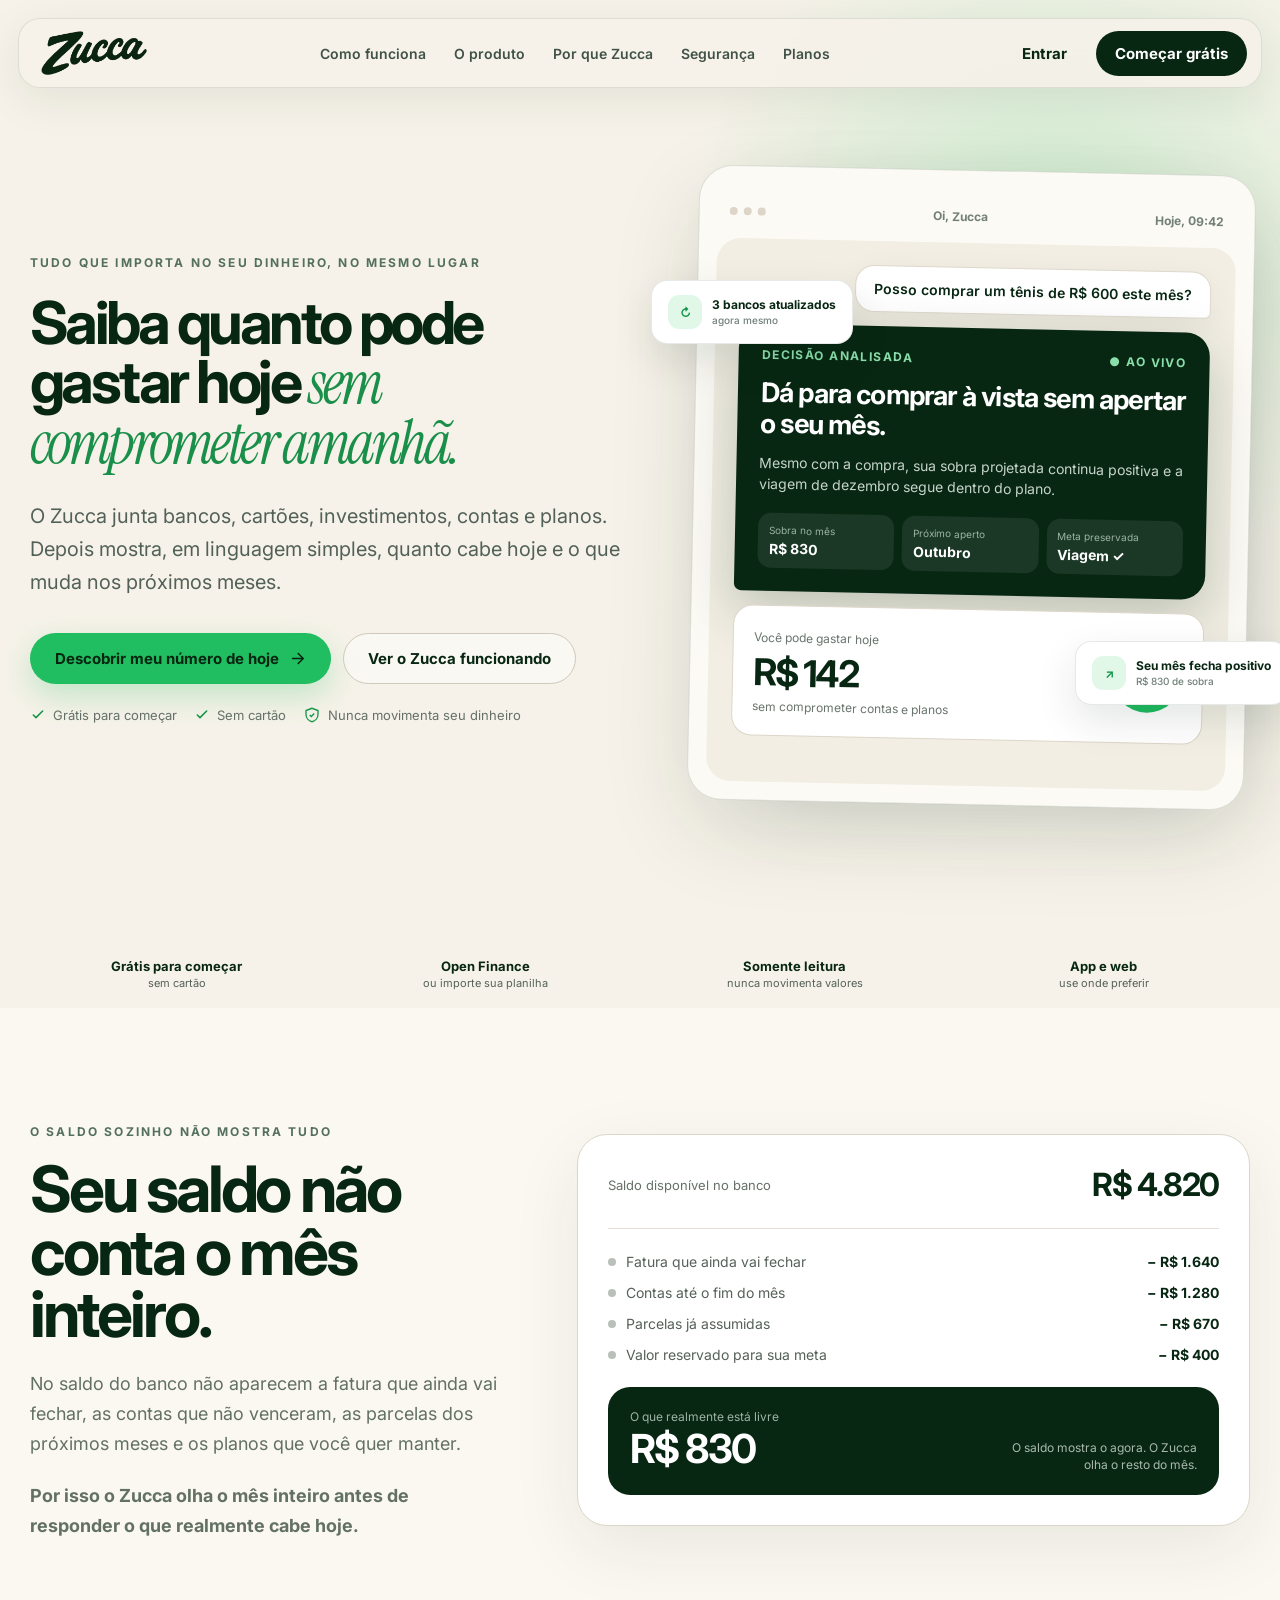
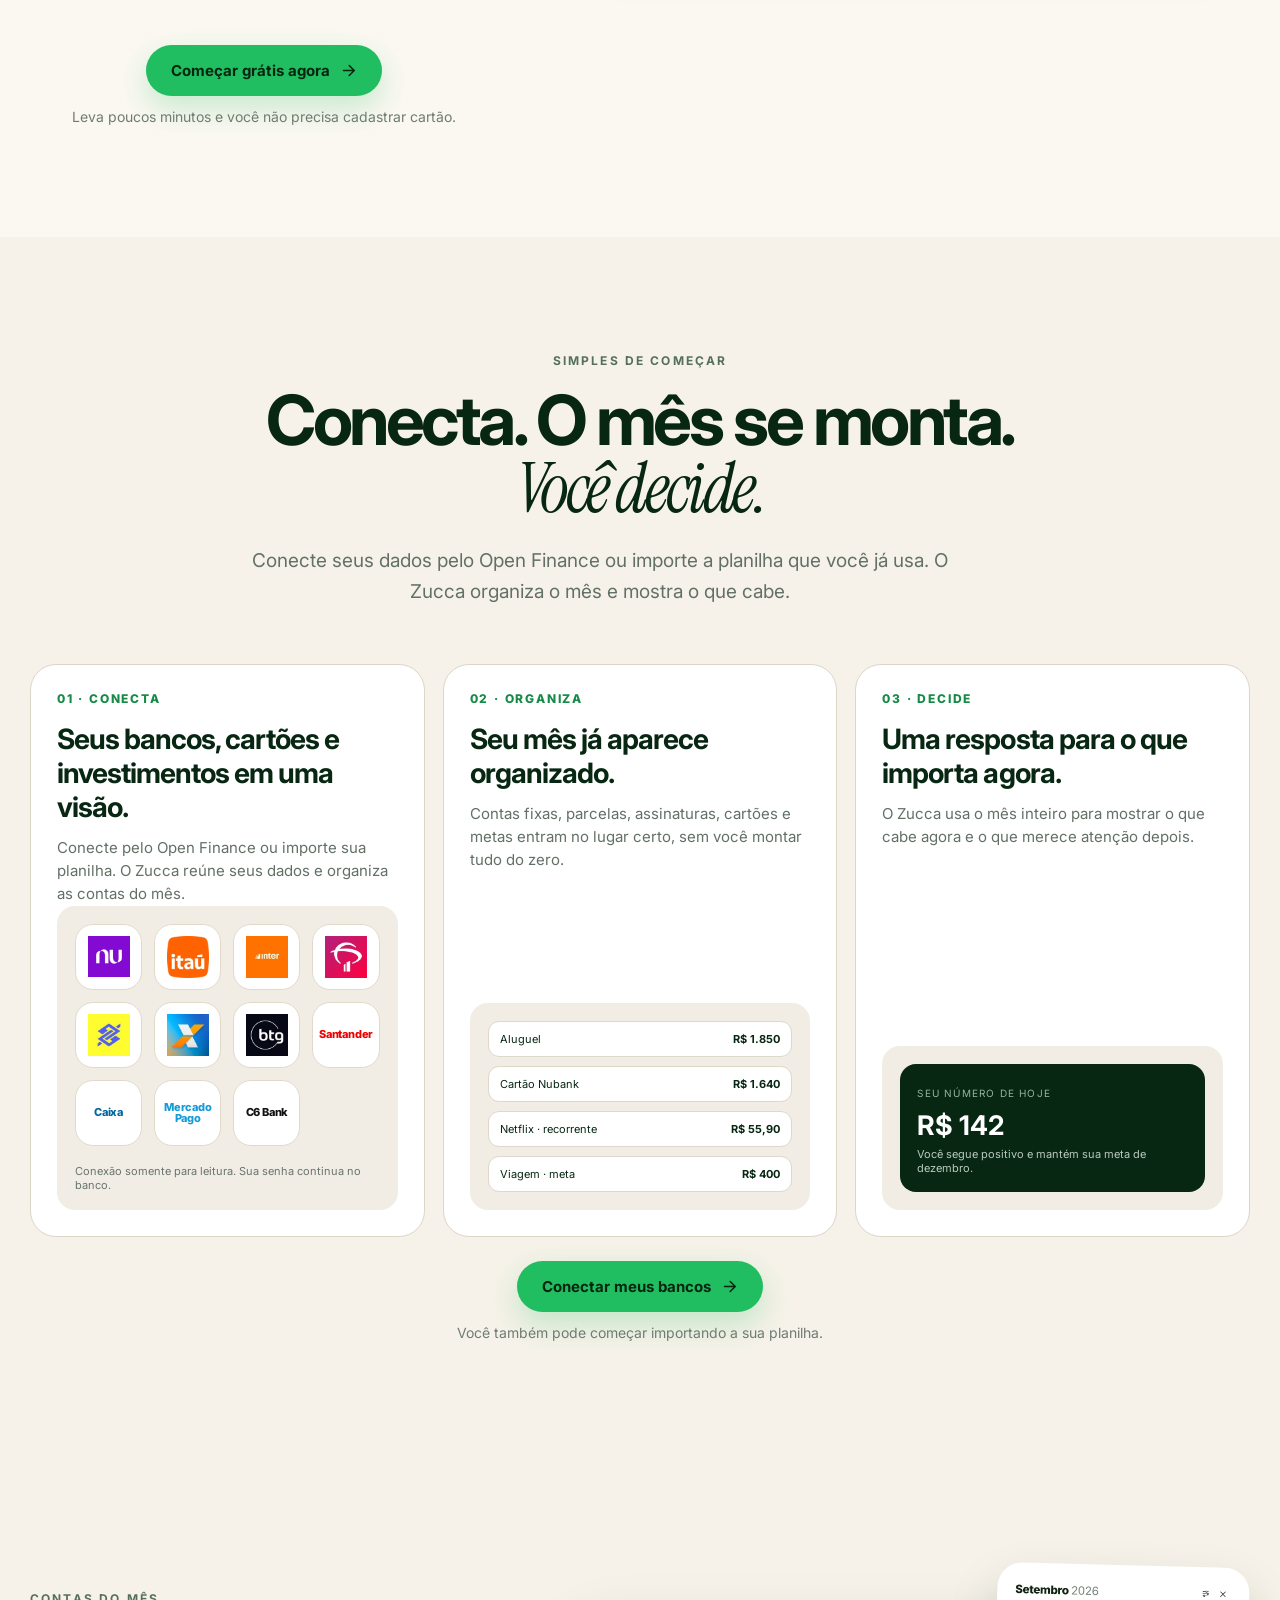
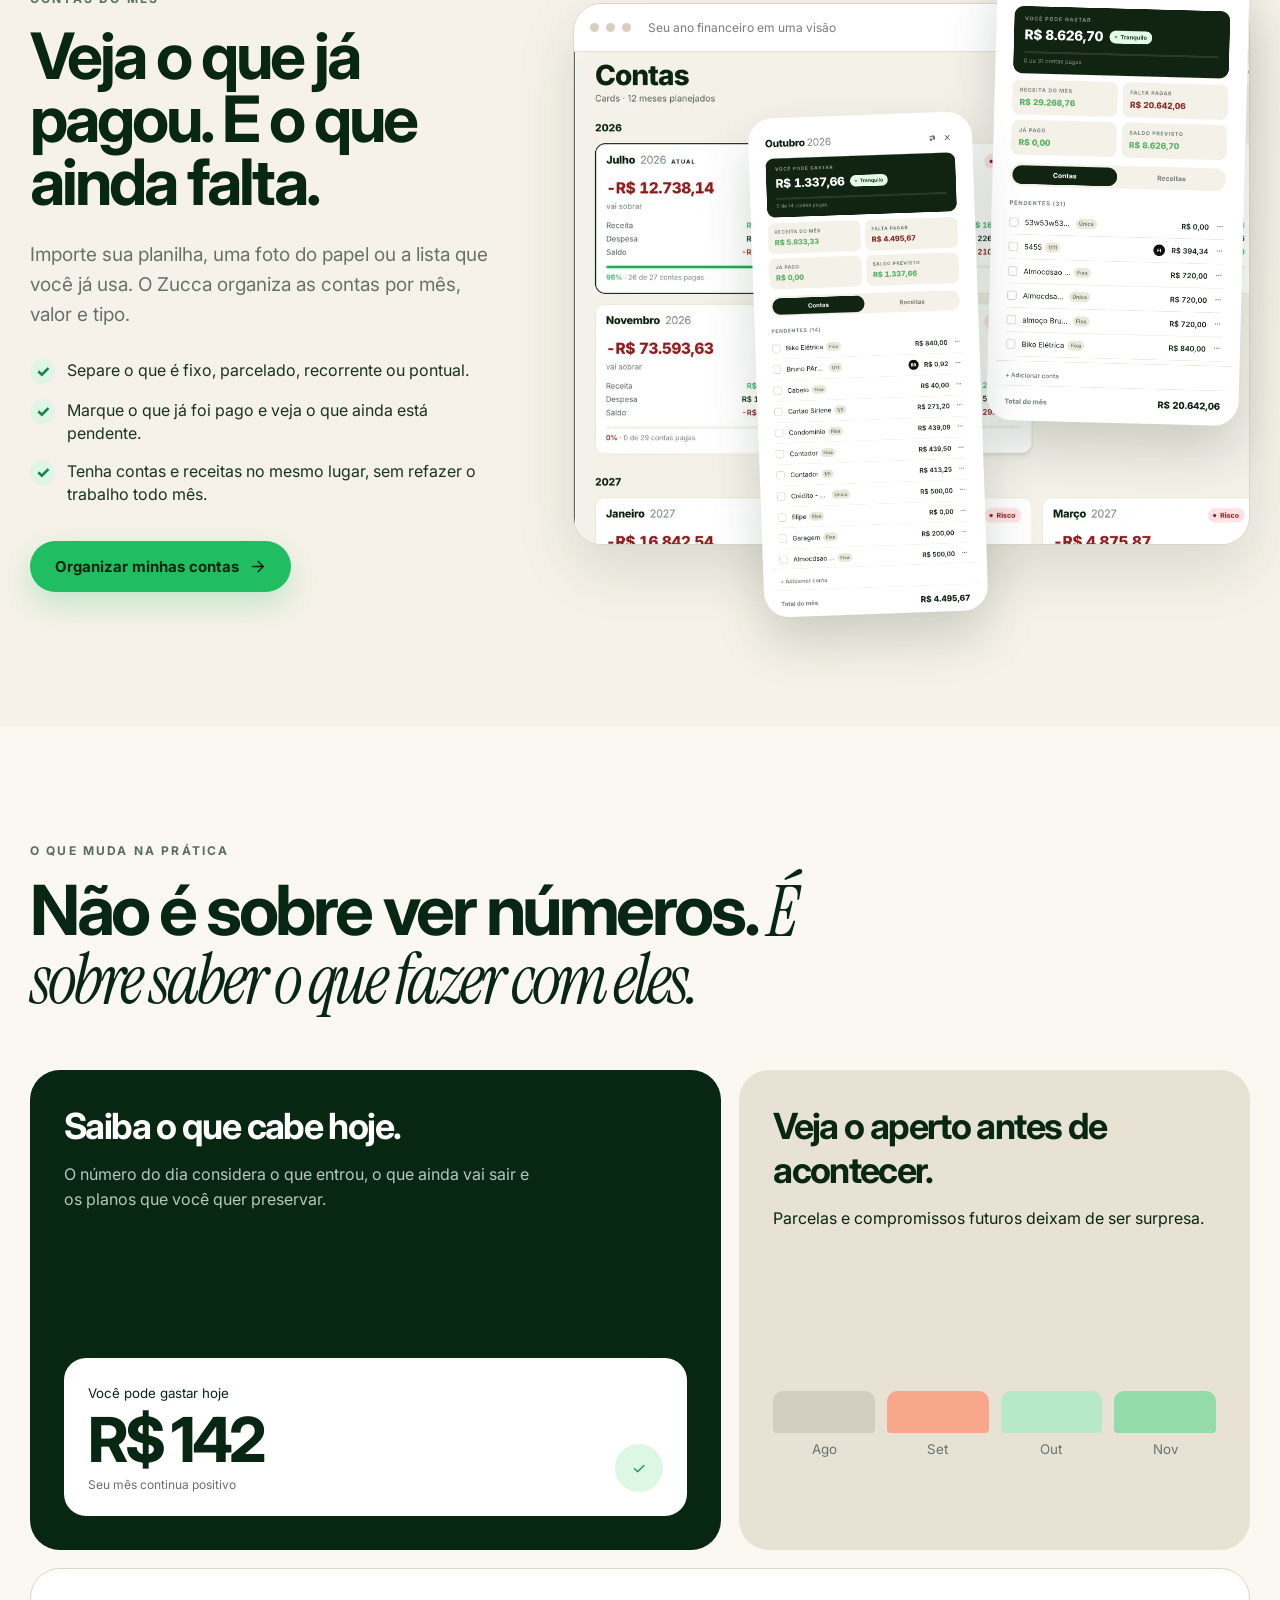
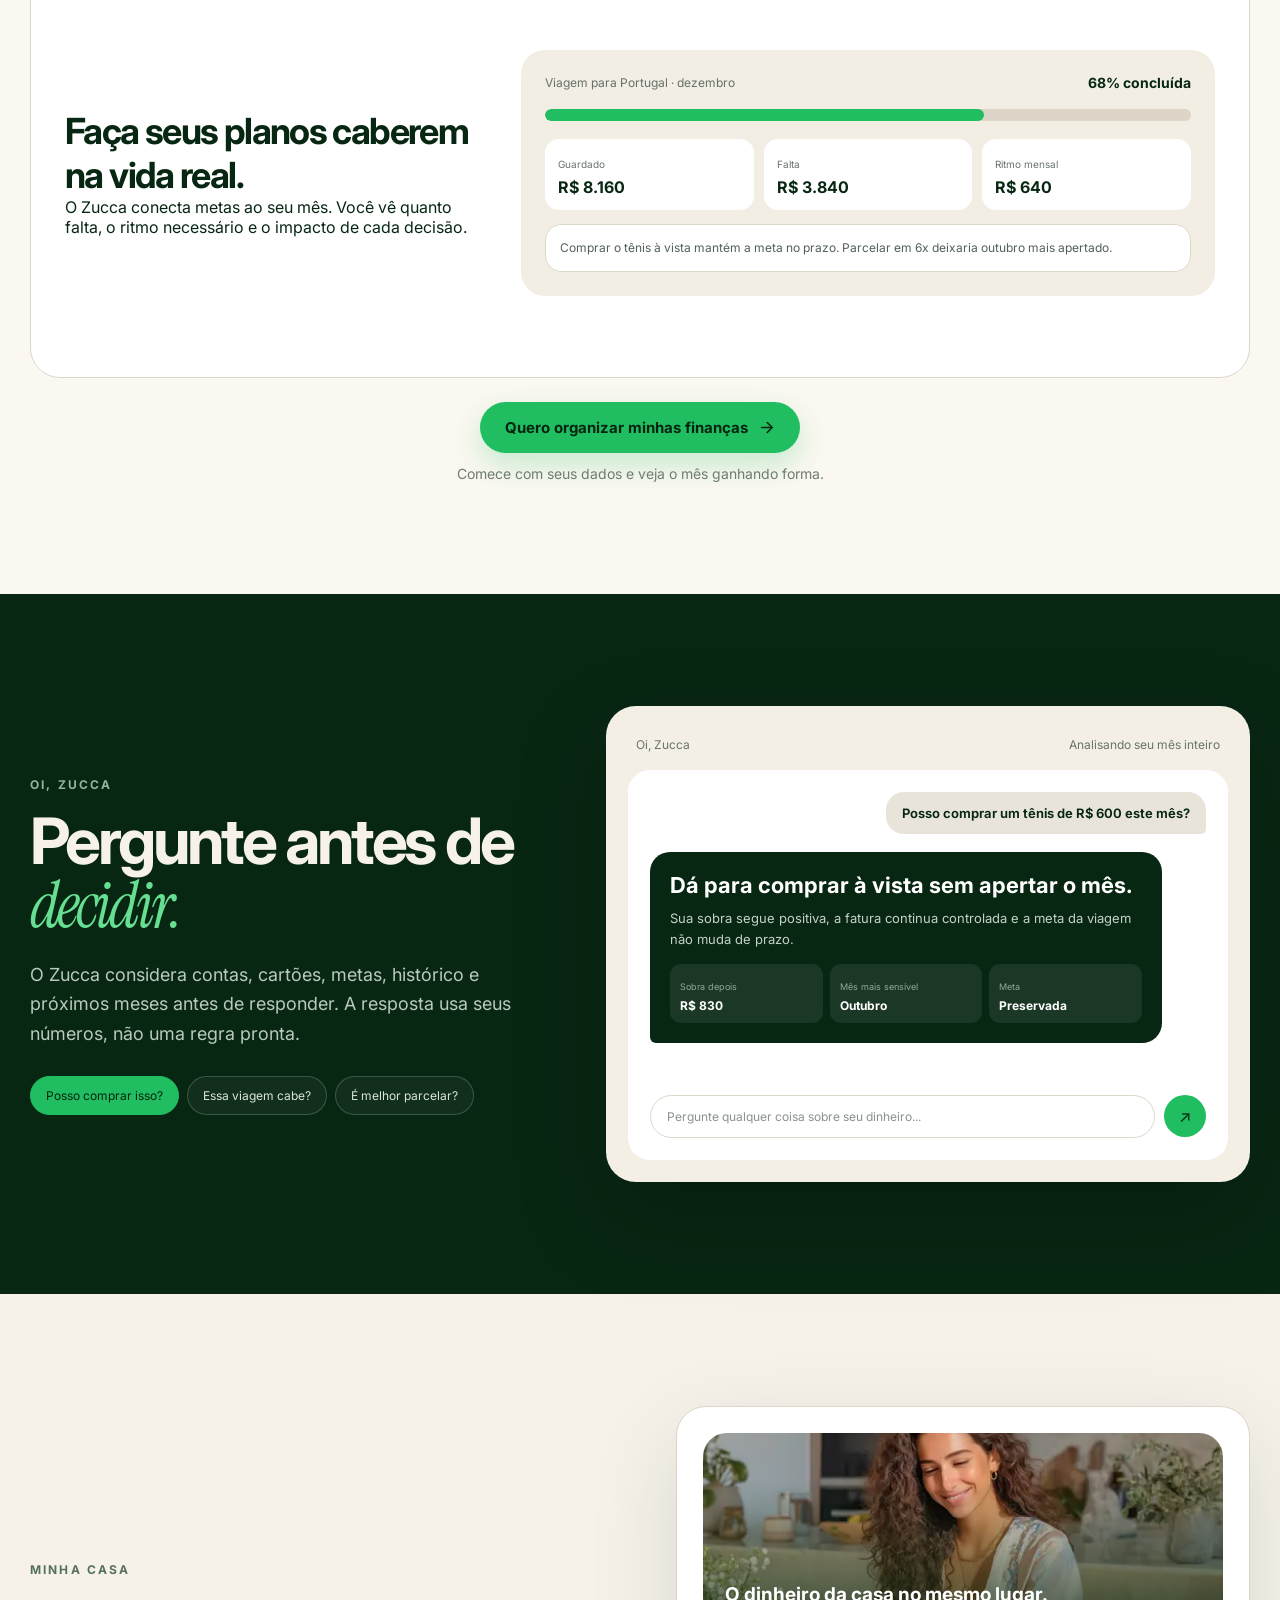
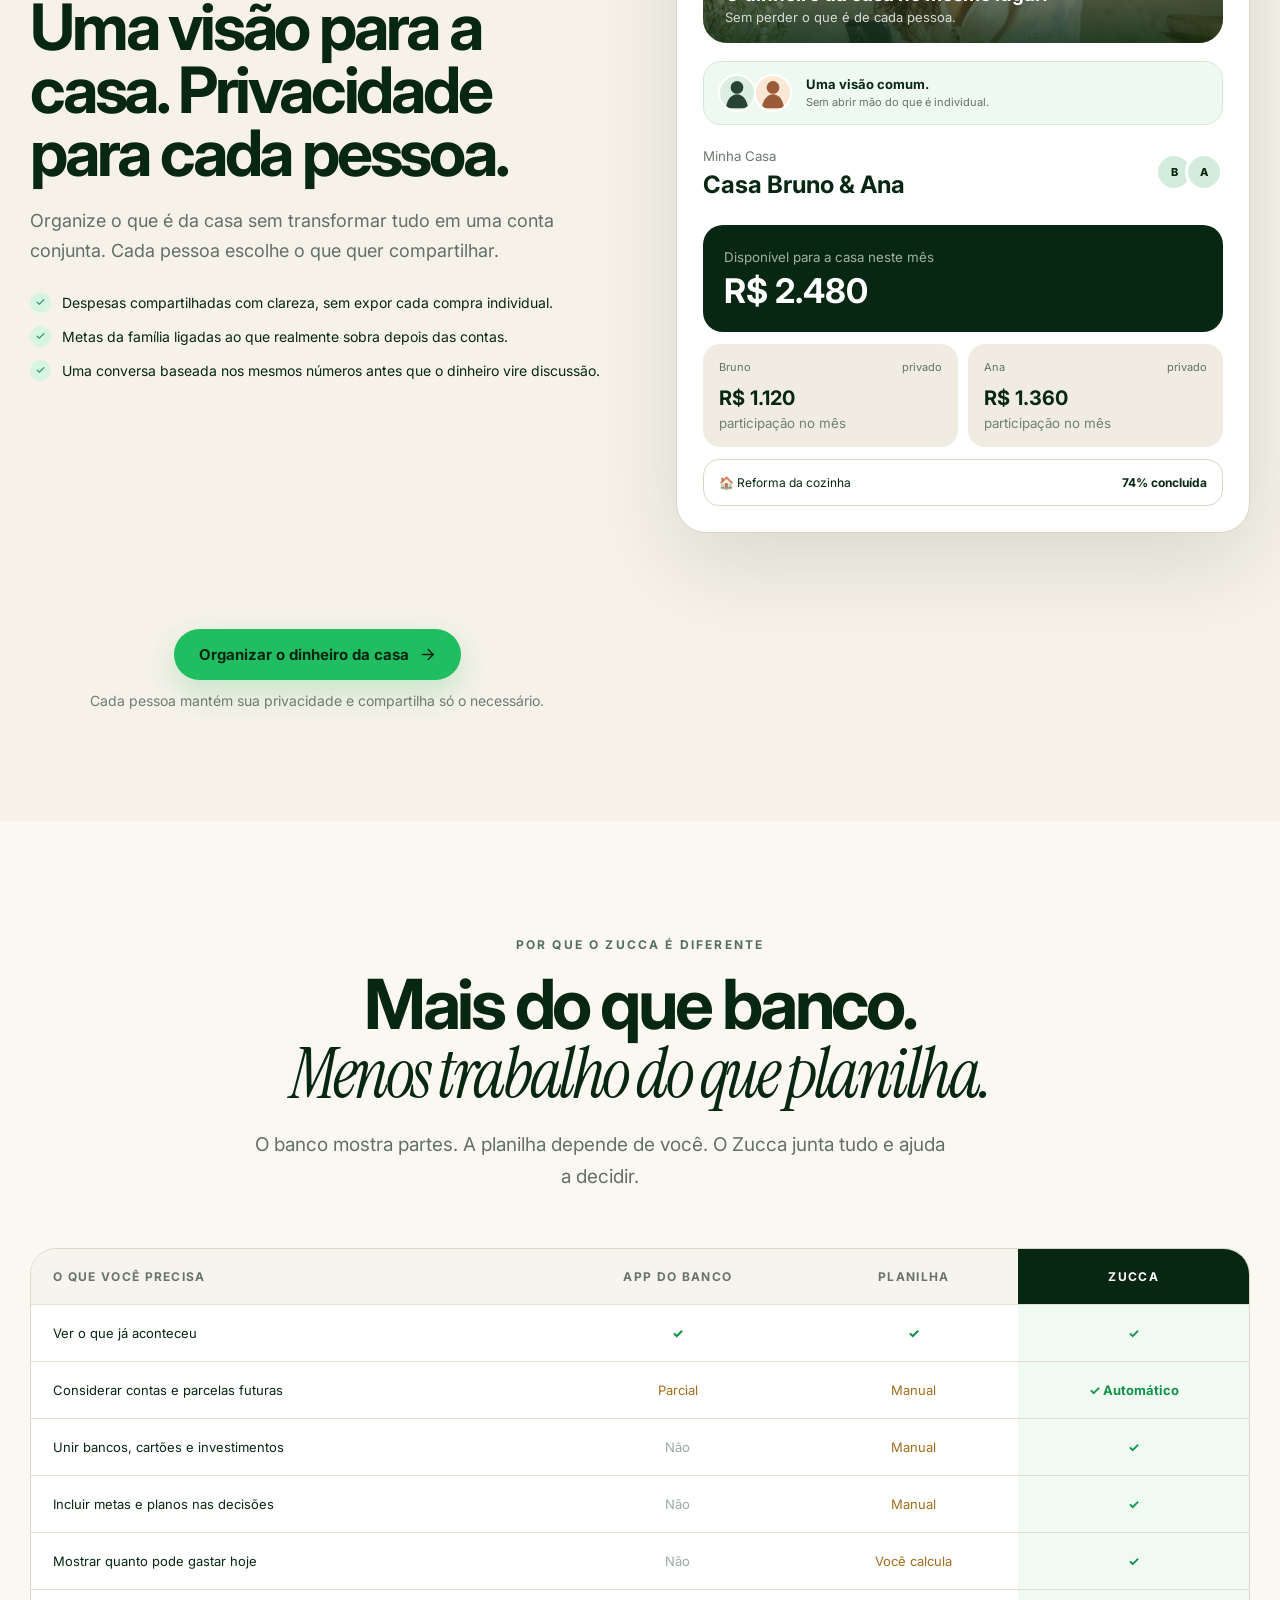
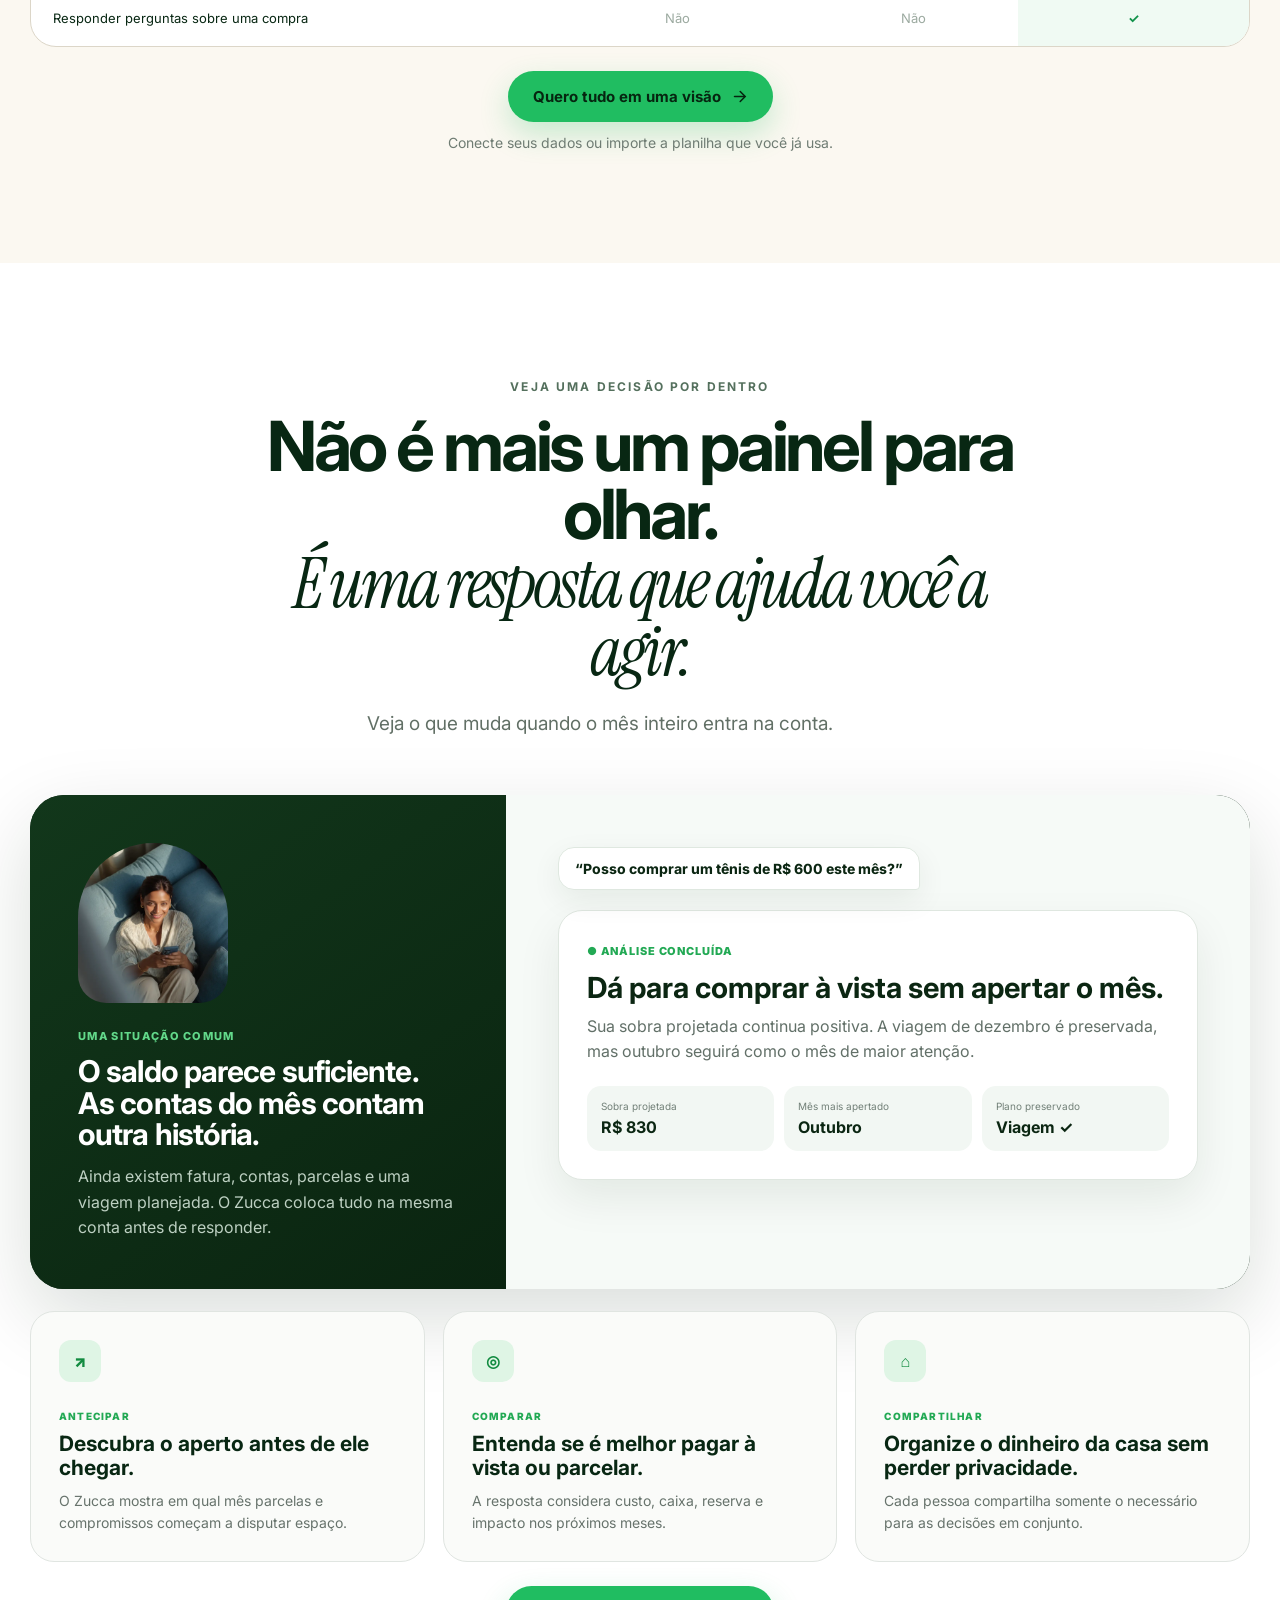
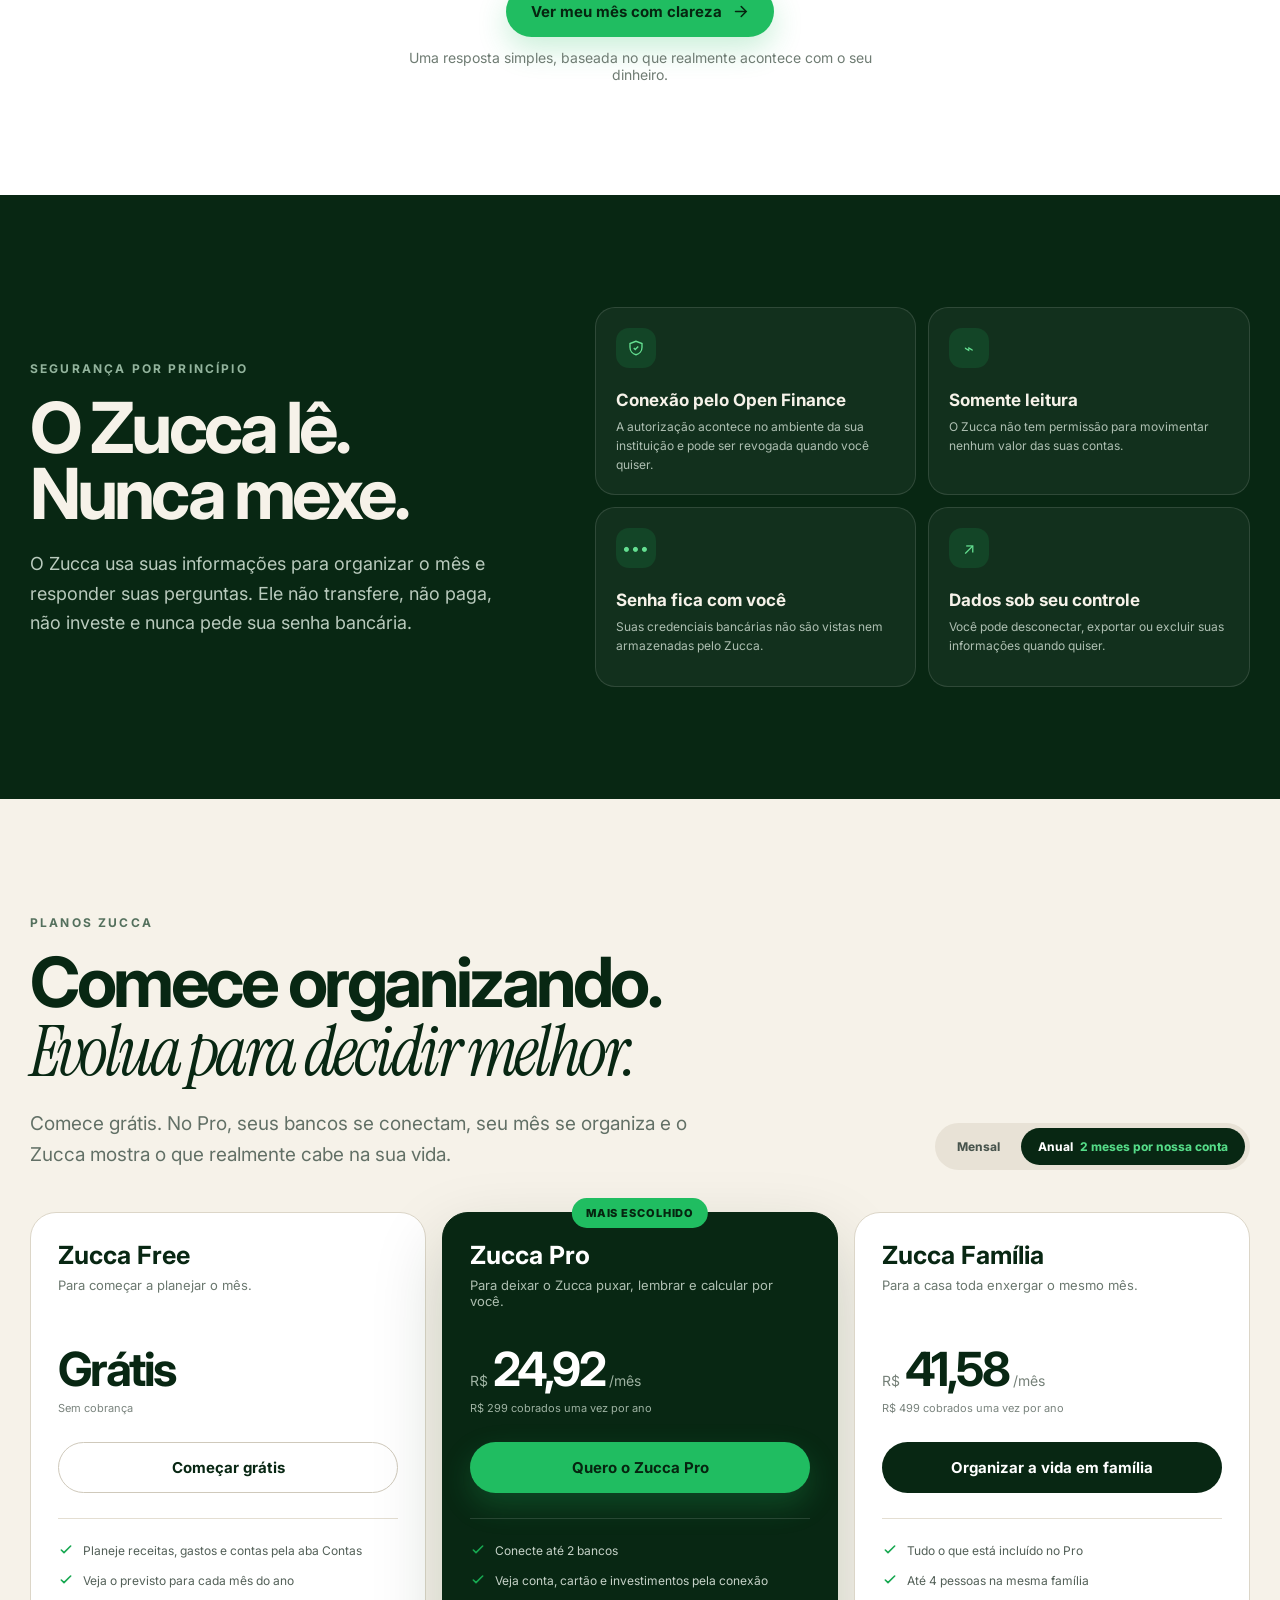
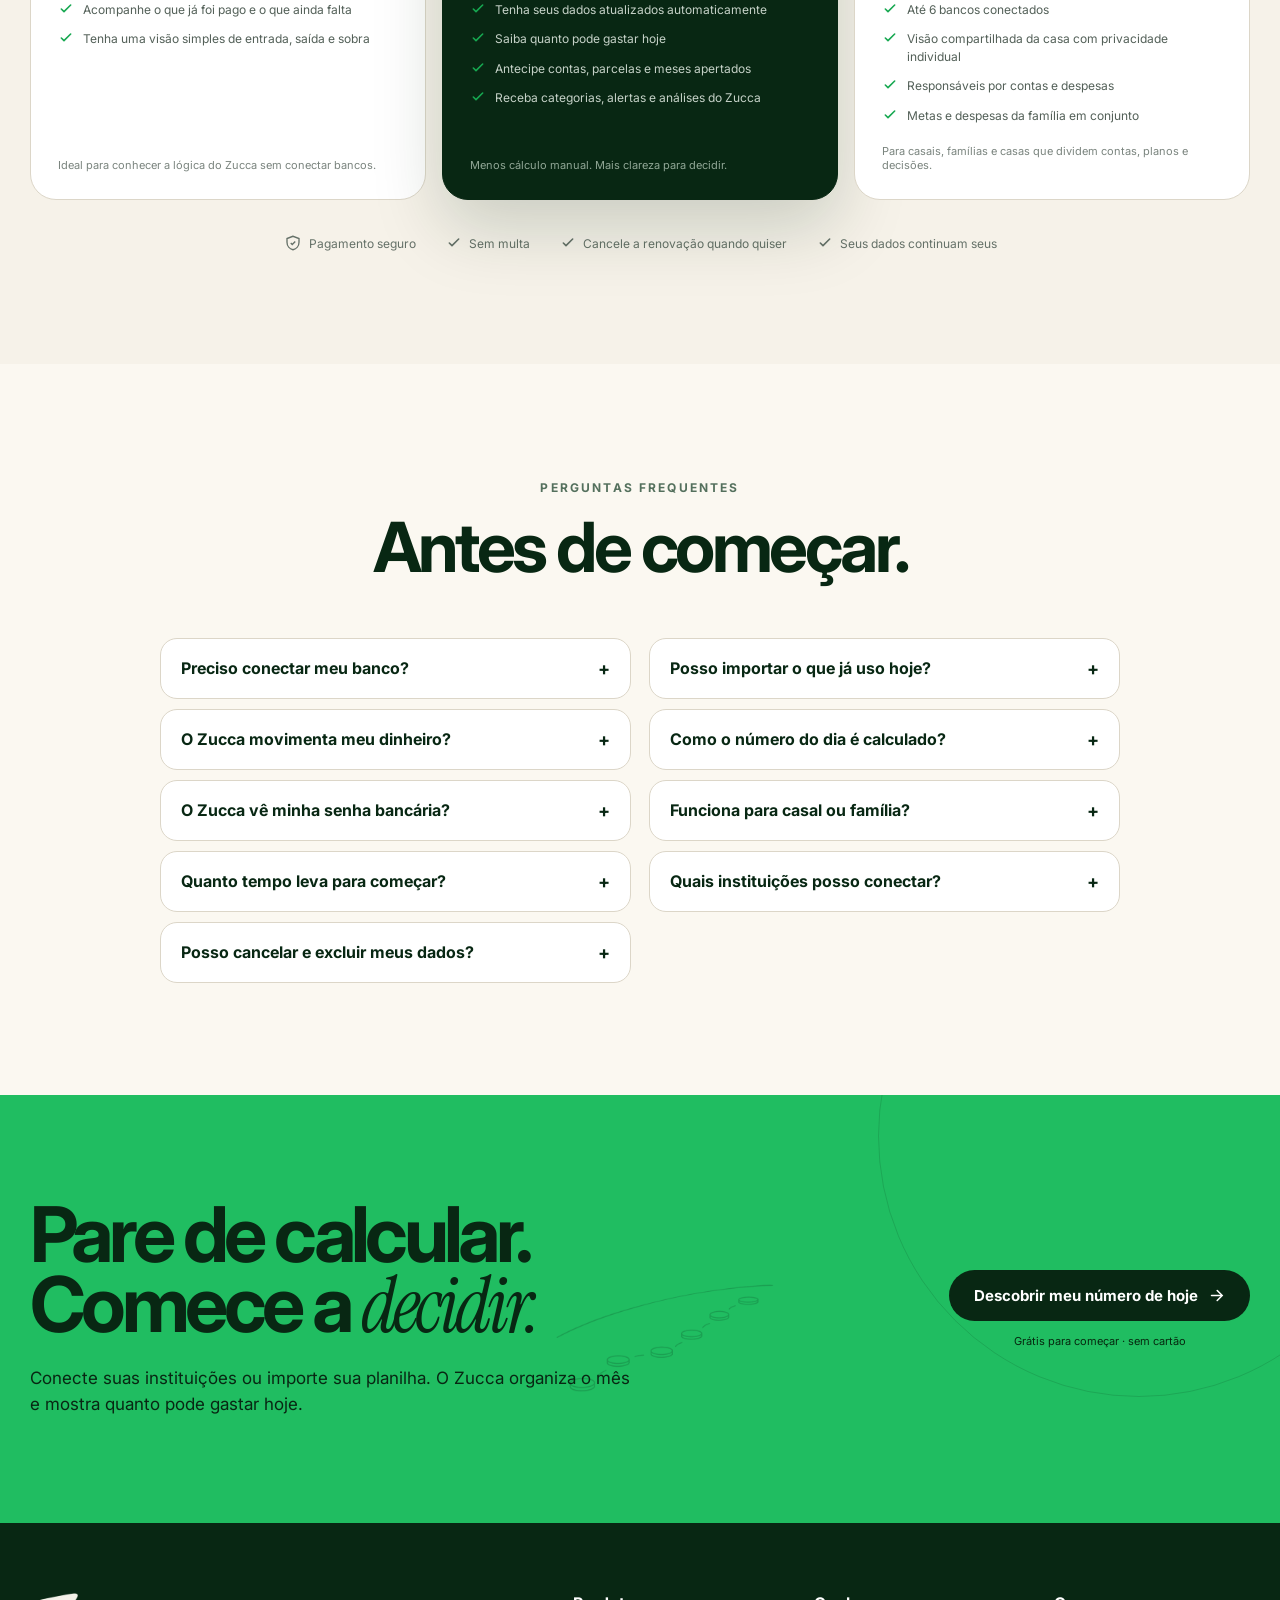
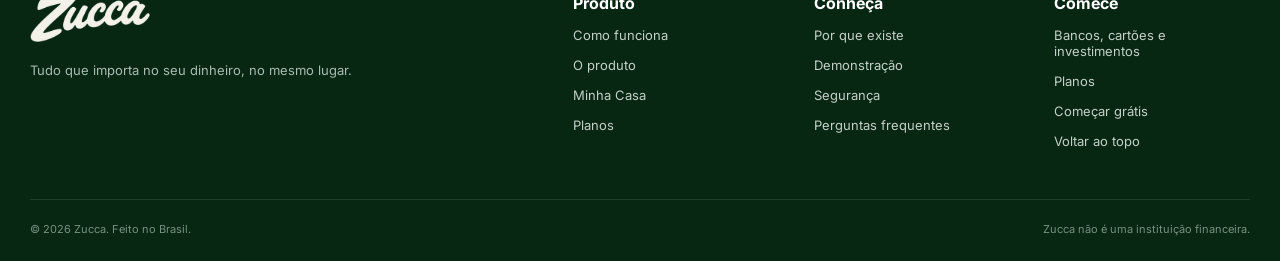
<file: index_1.html>
<!DOCTYPE html>
<html lang="pt-BR"><head><meta charset="utf-8"/><meta content="width=device-width,initial-scale=1.0" name="viewport"/><title>Zucca | Saiba quanto pode gastar hoje sem comprometer amanhã</title><link rel="icon" href="favicon.ico" sizes="any"/><link rel="icon" type="image/png" sizes="32x32" href="favicon-32.png"/><link rel="icon" type="image/png" sizes="16x16" href="favicon-16.png"/><link rel="apple-touch-icon" href="apple-touch-icon.png"/><meta content="Conecte bancos, cartões e investimentos ou importe sua planilha. Organize contas, parcelas e planos e descubra quanto pode gastar hoje." name="description"/><meta content="Zucca — Pare de calcular. Comece a decidir." property="og:title"/><meta content="Sua vida financeira entendida por inteiro: um número para hoje, uma visão para amanhã e decisões que continuam sendo suas." property="og:description"/><meta content="website" property="og:type"/>

<link href="https://fonts.googleapis.com" rel="preconnect"/><link crossorigin="" href="https://fonts.gstatic.com" rel="preconnect"/><link href="https://fonts.googleapis.com/css2?family=Inter:wght@300;400;500;600;700;800;900&amp;family=Instrument+Serif:ital@0;1&amp;display=swap" rel="stylesheet"/><script>document.documentElement.classList.add('js');</script><link href="style.css" rel="stylesheet"/><link href="https://filipinho1206.github.io/Site-zucca/" rel="canonical"/><meta content="https://filipinho1206.github.io/Site-zucca/" property="og:url"/><meta content="https://filipinho1206.github.io/Site-zucca/img/zucca-1e5a1395.webp" property="og:image"/><meta content="pt_BR" property="og:locale"/><meta content="summary_large_image" name="twitter:card"/><meta content="Zucca — Pare de calcular. Comece a decidir." name="twitter:title"/><meta content="Sua vida financeira entendida por inteiro: um número para hoje e uma visão para amanhã." name="twitter:description"/><meta content="https://filipinho1206.github.io/Site-zucca/img/zucca-1e5a1395.webp" name="twitter:image"/><meta content="#0b0b0b" name="theme-color"/></head><body>
<div id="conversion-site">
<div class="nav-shell">
<header class="nav" id="nav">
<a class="nav-logo" href="#inicio"><img alt="Zucca" loading="lazy" src="img/zucca-fd232e7e.webp"/></a>
<nav class="nav-links">
<a href="#como">Como funciona</a><a href="#produto">O produto</a><a href="#diferenca">Por que Zucca</a><a href="#seguranca">Segurança</a><a href="#planos">Planos</a>
</nav>
<div class="nav-actions"><a class="btn login" href="#comecar" title="Conecte este botão à página de login na publicação">Entrar</a><a class="js-start btn-dark btn" href="#comecar">Começar grátis</a><button aria-label="Abrir menu" class="menu-toggle">☰</button></div>
</header>
</div>
<main>
<section class="hero" id="inicio">
<div class="wrap hero-grid">
<div class="hero-copy reveal visible">
<span class="eyebrow">Tudo que importa no seu dinheiro, no mesmo lugar</span>
<h1>Saiba quanto pode gastar hoje <span class="serif">sem comprometer amanhã.</span></h1>
<p>O Zucca junta bancos, cartões, investimentos, contas e planos. Depois mostra, em linguagem simples, quanto cabe hoje e o que muda nos próximos meses.</p>
<div class="hero-actions"><a class="btn btn-primary" href="#comecar">Descobrir meu número de hoje <svg fill="none" height="17" stroke="currentColor" stroke-linecap="round" stroke-width="2.2" viewbox="0 0 24 24" width="17"><path d="M5 12h14"></path><path d="m13 5 7 7-7 7"></path></svg></a><a aria-haspopup="dialog" class="js-open-demo btn-ghost btn" href="#demo">Ver o Zucca funcionando</a></div>
<div class="hero-micro"><span><svg fill="none" height="16" stroke="currentColor" stroke-linecap="round" stroke-linejoin="round" stroke-width="2.4" viewbox="0 0 24 24" width="16"><path d="m5 12 4 4L19 6"></path></svg> Grátis para começar</span><span><svg fill="none" height="16" stroke="currentColor" stroke-linecap="round" stroke-linejoin="round" stroke-width="2.4" viewbox="0 0 24 24" width="16"><path d="m5 12 4 4L19 6"></path></svg> Sem cartão</span><span><svg fill="none" height="18" stroke="currentColor" stroke-width="1.8" viewbox="0 0 24 24" width="18"><path d="M12 3 4 6v5c0 5 3.5 9 8 10 4.5-1 8-5 8-10V6z"></path><path d="m9 12 2 2 4-4"></path></svg> Nunca movimenta seu dinheiro</span></div>
</div>
<div class="hero-visual reveal visible">
<div class="phone-shadow"></div>
<div class="product-window">
<div class="window-top"><div class="dots"><i></i><i></i><i></i></div><span class="window-label">Oi, Zucca</span><span class="window-label">Hoje, 09:42</span></div>
<div class="window-body">
<div class="decision-question">Posso comprar um tênis de R$ 600 este mês?</div>
<div class="decision-answer"><div class="answer-top"><span>Decisão analisada</span><span>● ao vivo</span></div><h3>Dá para comprar à vista sem apertar o seu mês.</h3><p>Mesmo com a compra, sua sobra projetada continua positiva e a viagem de dezembro segue dentro do plano.</p><div class="impact-row"><div class="impact"><small>Sobra no mês</small><strong>R$ 830</strong></div><div class="impact"><small>Próximo aperto</small><strong>Outubro</strong></div><div class="impact"><small>Meta preservada</small><strong>Viagem ✓</strong></div></div></div>
<div class="today-card"><div><small>Você pode gastar hoje</small><strong>R$ 142</strong><small>sem comprometer contas e planos</small></div><div class="today-ring"><span>72%</span></div></div>
</div>
</div>
<div class="floating-chip chip-one"><span class="chip-icon">↻</span><span>3 bancos atualizados<br/><small style="font-weight:500;color:#718078">agora mesmo</small></span></div>
<div class="floating-chip chip-two"><span class="chip-icon">↗</span><span>Seu mês fecha positivo<br/><small style="font-weight:500;color:#718078">R$ 830 de sobra</small></span></div>
</div>
</div>
</section>
<section class="trust"><div class="wrap trust-inner">
<span><b>Grátis para começar</b><small>sem cartão</small></span>
<span><b>Open Finance</b><small>ou importe sua planilha</small></span>
<span><b>Somente leitura</b><small>nunca movimenta valores</small></span>
<span><b>App e web</b><small>use onde preferir</small></span>
</div></section>
<section class="section section-soft" id="problema"><div class="wrap problem-grid">
<div class="problem-copy reveal"><span class="eyebrow">O saldo sozinho não mostra tudo</span><h2>Seu saldo não conta o mês inteiro.</h2><p>No saldo do banco não aparecem a fatura que ainda vai fechar, as contas que não venceram, as parcelas dos próximos meses e os planos que você quer manter.</p><p><strong>Por isso o Zucca olha o mês inteiro antes de responder o que realmente cabe hoje.</strong></p></div>
<div class="problem-card reveal"><div class="balance-head"><span>Saldo disponível no banco</span><strong>R$ 4.820</strong></div><div class="commit-list"><div class="commit"><span><i></i>Fatura que ainda vai fechar</span><strong>− R$ 1.640</strong></div><div class="commit"><span><i></i>Contas até o fim do mês</span><strong>− R$ 1.280</strong></div><div class="commit"><span><i></i>Parcelas já assumidas</span><strong>− R$ 670</strong></div><div class="commit"><span><i></i>Valor reservado para sua meta</span><strong>− R$ 400</strong></div></div><div class="real-money"><div><small>O que realmente está livre</small><strong>R$ 830</strong></div><p>O saldo mostra o agora. O Zucca olha o resto do mês.</p></div></div>
<div class="section-action reveal">
<a class="btn js-start btn-primary" href="#comecar">Começar grátis agora
        <svg fill="none" height="17" stroke="currentColor" stroke-linecap="round" stroke-width="2.2" viewbox="0 0 24 24" width="17"><path d="M5 12h14"></path><path d="m13 5 7 7-7 7"></path></svg>
</a>
<small>Leva poucos minutos e você não precisa cadastrar cartão.</small>
</div></div></section>
<section class="section" id="como"><div class="wrap"><div class="section-head center reveal"><span class="eyebrow">Simples de começar</span><h2>Conecta. O mês se monta. <span class="serif">Você decide.</span></h2><p>Conecte seus dados pelo Open Finance ou importe a planilha que você já usa. O Zucca organiza o mês e mostra o que cabe.</p></div>
<div class="steps">
<article class="step reveal"><span class="step-no">01 · CONECTA</span><h3>Seus bancos, cartões e investimentos em uma visão.</h3><p>Conecte pelo Open Finance ou importe sua planilha. O Zucca reúne seus dados e organiza as contas do mês.</p><div class="step-ui"><div class="bank-line bank-line-expanded"><div class="bank-logo"><img alt="Nubank" loading="lazy" src="img/nubank-edde2016.webp"/></div><div class="bank-logo"><img alt="Itaú" loading="lazy" src="img/itau-9008eca4.webp"/></div><div class="bank-logo"><img alt="Inter" loading="lazy" src="img/inter-eddd5b00.webp"/></div><div class="bank-logo"><img alt="Bradesco" loading="lazy" src="img/bradesco-16ae8385.webp"/></div><div class="bank-logo"><img alt="Banco do Brasil" loading="lazy" src="img/banco-do-brasil-a6bd6b78.webp"/></div><div class="bank-logo"><img alt="XP" loading="lazy" src="img/xp-a348d2c8.webp"/></div><div class="bank-logo"><img alt="BTG" loading="lazy" src="img/btg-0f3eac96.webp"/></div><div aria-label="Santander" class="bank-logo bank-wordmark santander">Santander</div><div aria-label="Caixa" class="bank-logo bank-wordmark caixa">Caixa</div><div aria-label="Mercado Pago" class="bank-logo bank-wordmark mercado">Mercado Pago</div><div aria-label="C6 Bank" class="bank-logo bank-wordmark c6">C6 Bank</div></div><p style="font-size:11px;color:#68746d;margin-top:18px">Conexão somente para leitura. Sua senha continua no banco.</p></div></article>
<article class="step reveal"><span class="step-no">02 · ORGANIZA</span><h3>Seu mês já aparece organizado.</h3><p>Contas fixas, parcelas, assinaturas, cartões e metas entram no lugar certo, sem você montar tudo do zero.</p><div class="step-ui"><div class="auto-list"><div class="auto-item"><span>Aluguel</span><span>R$ 1.850</span></div><div class="auto-item"><span>Cartão Nubank</span><span>R$ 1.640</span></div><div class="auto-item"><span>Netflix · recorrente</span><span>R$ 55,90</span></div><div class="auto-item"><span>Viagem · meta</span><span>R$ 400</span></div></div></div></article>
<article class="step reveal"><span class="step-no">03 · DECIDE</span><h3>Uma resposta para o que importa agora.</h3><p>O Zucca usa o mês inteiro para mostrar o que cabe agora e o que merece atenção depois.</p><div class="step-ui"><div class="mini-answer"><small>Seu número de hoje</small><strong>R$ 142</strong><p>Você segue positivo e mantém sua meta de dezembro.</p></div></div></article>
</div>
<div class="section-action reveal">
<a class="btn js-start btn-primary" href="#comecar">Conectar meus bancos
        <svg fill="none" height="17" stroke="currentColor" stroke-linecap="round" stroke-width="2.2" viewbox="0 0 24 24" width="17"><path d="M5 12h14"></path><path d="m13 5 7 7-7 7"></path></svg>
</a>
<small>Você também pode começar importando a sua planilha.</small>
</div></div></section>
<section class="section bills-section" id="contas">
<div class="wrap bills-grid">
<div class="bills-copy reveal">
<span class="eyebrow">Contas do mês</span>
<h2>Veja o que já pagou. E o que ainda falta.</h2>
<p>Importe sua planilha, uma foto do papel ou a lista que você já usa. O Zucca organiza as contas por mês, valor e tipo.</p>
<div class="bills-points">
<div><i>✓</i><span>Separe o que é fixo, parcelado, recorrente ou pontual.</span></div>
<div><i>✓</i><span>Marque o que já foi pago e veja o que ainda está pendente.</span></div>
<div><i>✓</i><span>Tenha contas e receitas no mesmo lugar, sem refazer o trabalho todo mês.</span></div>
</div>
<a class="btn js-start btn-primary" href="#comecar">Organizar minhas contas
        <svg fill="none" height="17" stroke="currentColor" stroke-linecap="round" stroke-width="2.2" viewbox="0 0 24 24" width="17"><path d="M5 12h14"></path><path d="m13 5 7 7-7 7"></path></svg>
</a>
</div>
<div class="bills-visual reveal">
<div class="bills-browser">
<div class="browser-top"><span></span><span></span><span></span><small>Seu ano financeiro em uma visão</small></div>
<img alt="Visão das contas organizadas por mês no Zucca" class="bills-main-shot" loading="lazy" src="img/visao-das-contas-organizadas-por-mes-1351d5ef.webp"/>
</div>
<div class="bills-detail bills-detail-one"><img alt="Contas pendentes de setembro organizadas no Zucca" loading="lazy" src="img/contas-pendentes-de-setembro-organiz-6dd80532.webp"/></div>
<div class="bills-detail bills-detail-two"><img alt="Contas pendentes de outubro organizadas no Zucca" loading="lazy" src="img/contas-pendentes-de-outubro-organiza-c23fa22f.webp"/></div>
</div>
</div>
</section>
<section class="section section-soft" id="produto"><div class="wrap"><div class="section-head reveal"><span class="eyebrow">O que muda na prática</span><h2>Não é sobre ver números. <span class="serif">É sobre saber o que fazer com eles.</span></h2></div>
<div class="outcomes">
<article class="outcome outcome-green reveal"><h3>Saiba o que cabe hoje.</h3><p>O número do dia considera o que entrou, o que ainda vai sair e os planos que você quer preservar.</p><div class="number-panel"><div class="number-meta"><div><small>Você pode gastar hoje</small><div class="big">R$ 142</div><p>Seu mês continua positivo</p></div><div class="pulse">✓</div></div></div></article>
<article class="outcome outcome-cream reveal"><h3>Veja o aperto antes de acontecer.</h3><p>Parcelas e compromissos futuros deixam de ser surpresa.</p><div class="months"><div class="month"><div class="bar" style="height:42%"></div><small>Ago</small></div><div class="month"><div class="bar" style="height:88%"></div><small>Set</small></div><div class="month"><div class="bar" style="height:63%"></div><small>Out</small></div><div class="month"><div class="bar" style="height:51%"></div><small>Nov</small></div></div></article>
<article class="outcome outcome-wide reveal"><div><h3>Faça seus planos caberem na vida real.</h3><p>O Zucca conecta metas ao seu mês. Você vê quanto falta, o ritmo necessário e o impacto de cada decisão.</p></div><div class="goal-board"><div class="goal-head"><span>Viagem para Portugal · dezembro</span><strong>68% concluída</strong></div><div class="goal-line"><i></i></div><div class="goal-stats"><div class="goal-stat"><small>Guardado</small><strong>R$ 8.160</strong></div><div class="goal-stat"><small>Falta</small><strong>R$ 3.840</strong></div><div class="goal-stat"><small>Ritmo mensal</small><strong>R$ 640</strong></div></div><div class="goal-note">Comprar o tênis à vista mantém a meta no prazo. Parcelar em 6x deixaria outubro mais apertado.</div></div></article>
</div>
<div class="section-action reveal">
<a class="btn js-start btn-primary" href="#comecar">Quero organizar minhas finanças
        <svg fill="none" height="17" stroke="currentColor" stroke-linecap="round" stroke-width="2.2" viewbox="0 0 24 24" width="17"><path d="M5 12h14"></path><path d="m13 5 7 7-7 7"></path></svg>
</a>
<small>Comece com seus dados e veja o mês ganhando forma.</small>
</div></div></section>
<section class="section section-dark" id="assistente"><div class="wrap assistant-grid">
<div class="assistant-copy reveal"><span class="eyebrow light">Oi, Zucca</span><h2>Pergunte antes de <span class="serif" style="color:#67df92">decidir.</span></h2><p>O Zucca considera contas, cartões, metas, histórico e próximos meses antes de responder. A resposta usa seus números, não uma regra pronta.</p><div class="question-chips"><button class="question-chip active" data-key="tenis">Posso comprar isso?</button><button class="question-chip" data-key="viagem">Essa viagem cabe?</button><button class="question-chip" data-key="parcelar">É melhor parcelar?</button></div></div>
<div class="assistant-demo reveal"><div class="chat-top"><span>Oi, Zucca</span><span>Analisando seu mês inteiro</span></div><div class="chat-body"><div class="chat-q" id="demo-question">Posso comprar um tênis de R$ 600 este mês?</div><div class="chat-a"><h4 id="demo-title">Dá para comprar à vista sem apertar o mês.</h4><p id="demo-copy">Sua sobra segue positiva, a fatura continua controlada e a meta da viagem não muda de prazo.</p><div class="reasoning"><div class="reason"><small>Sobra depois</small><strong id="r1">R$ 830</strong></div><div class="reason"><small>Mês mais sensível</small><strong id="r2">Outubro</strong></div><div class="reason"><small>Meta</small><strong id="r3">Preservada</strong></div></div></div><div class="chat-foot"><div class="chat-input">Pergunte qualquer coisa sobre seu dinheiro...</div><div class="chat-send">↗</div></div></div></div>
</div></section>
<section class="section" id="casa"><div class="wrap house-grid"><div class="house-copy reveal"><span class="eyebrow">Minha Casa</span><h2>Uma visão para a casa. Privacidade para cada pessoa.</h2><p>Organize o que é da casa sem transformar tudo em uma conta conjunta. Cada pessoa escolhe o que quer compartilhar.</p><div class="check-list"><div class="check"><i>✓</i><span>Despesas compartilhadas com clareza, sem expor cada compra individual.</span></div><div class="check"><i>✓</i><span>Metas da família ligadas ao que realmente sobra depois das contas.</span></div><div class="check"><i>✓</i><span>Uma conversa baseada nos mesmos números antes que o dinheiro vire discussão.</span></div></div></div>
<div class="house-ui reveal"><div class="house-lifestyle"><img alt="Pessoa organizando as finanças da casa pelo celular" loading="lazy" src="img/pessoa-organizando-as-financas-da-ca-bcc50d04.webp"/><div><strong>O dinheiro da casa no mesmo lugar.</strong><small>Sem perder o que é de cada pessoa.</small></div></div><div aria-label="Ilustração de duas pessoas organizando as finanças da casa" class="house-human">
<div class="human-portrait human-one">
<svg aria-hidden="true" role="img" viewbox="0 0 80 80"><circle cx="40" cy="27" r="15"></circle><path d="M14 76c2-22 14-33 26-33s24 11 26 33"></path></svg>
</div>
<div class="human-portrait human-two">
<svg aria-hidden="true" role="img" viewbox="0 0 80 80"><circle cx="40" cy="27" r="15"></circle><path d="M14 76c2-22 14-33 26-33s24 11 26 33"></path></svg>
</div>
<div><strong>Uma visão comum.</strong><small>Sem abrir mão do que é individual.</small></div>
</div><div class="house-ui-head"><div><small style="color:#6c786f">Minha Casa</small><h3 style="font-size:24px;margin-top:5px">Casa Bruno &amp; Ana</h3></div><div class="avatars"><div class="avatar">B</div><div class="avatar">A</div></div></div><div class="house-total"><small>Disponível para a casa neste mês</small><strong>R$ 2.480</strong></div><div class="person-row"><div class="person"><div class="person-top"><span>Bruno</span><span>privado</span></div><strong>R$ 1.120</strong><small>participação no mês</small></div><div class="person"><div class="person-top"><span>Ana</span><span>privado</span></div><strong>R$ 1.360</strong><small>participação no mês</small></div></div><div class="shared-item"><span>🏠 Reforma da cozinha</span><strong>74% concluída</strong></div></div>
<div class="section-action reveal">
<a class="btn js-start btn-primary" href="#comecar">Organizar o dinheiro da casa
        <svg fill="none" height="17" stroke="currentColor" stroke-linecap="round" stroke-width="2.2" viewbox="0 0 24 24" width="17"><path d="M5 12h14"></path><path d="m13 5 7 7-7 7"></path></svg>
</a>
<small>Cada pessoa mantém sua privacidade e compartilha só o necessário.</small>
</div></div></section>
<section class="section section-soft" id="diferenca"><div class="wrap"><div class="section-head center reveal"><span class="eyebrow">Por que o Zucca é diferente</span><h2>Mais do que banco.<br/><span class="serif">Menos trabalho do que planilha.</span></h2><p>O banco mostra partes. A planilha depende de você. O Zucca junta tudo e ajuda a decidir.</p></div><div class="compare-wrap reveal"><table class="compare"><thead><tr><th>O que você precisa</th><th>App do banco</th><th>Planilha</th><th>Zucca</th></tr></thead><tbody><tr><td>Ver o que já aconteceu</td><td class="yes">✓</td><td class="yes">✓</td><td class="yes">✓</td></tr><tr><td>Considerar contas e parcelas futuras</td><td class="partial">Parcial</td><td class="partial">Manual</td><td class="yes">✓ Automático</td></tr><tr><td>Unir bancos, cartões e investimentos</td><td class="no">Não</td><td class="partial">Manual</td><td class="yes">✓</td></tr><tr><td>Incluir metas e planos nas decisões</td><td class="no">Não</td><td class="partial">Manual</td><td class="yes">✓</td></tr><tr><td>Mostrar quanto pode gastar hoje</td><td class="no">Não</td><td class="partial">Você calcula</td><td class="yes">✓</td></tr><tr><td>Responder perguntas sobre uma compra</td><td class="no">Não</td><td class="no">Não</td><td class="yes">✓</td></tr></tbody></table></div>
<div class="section-action reveal">
<a class="btn js-start btn-primary" href="#comecar">Quero tudo em uma visão
        <svg fill="none" height="17" stroke="currentColor" stroke-linecap="round" stroke-width="2.2" viewbox="0 0 24 24" width="17"><path d="M5 12h14"></path><path d="m13 5 7 7-7 7"></path></svg>
</a>
<small>Conecte seus dados ou importe a planilha que você já usa.</small>
</div></div></section>
<section class="section proof-section" id="prova">
<div class="wrap">
<div class="section-head center reveal">
<span class="eyebrow">Veja uma decisão por dentro</span>
<h2>Não é mais um painel para olhar.<br/><span class="serif">É uma resposta que ajuda você a agir.</span></h2>
<p>Veja o que muda quando o mês inteiro entra na conta.</p>
</div>
<div class="proof-feature reveal">
<div class="proof-human">
<div aria-hidden="true" class="proof-portrait"><img alt="Pessoa usando o Zucca antes de tomar uma decisão" loading="lazy" src="img/pessoa-usando-o-zucca-antes-de-tomar-156d2501.webp"/></div>
<span>Uma situação comum</span>
<h3>O saldo parece suficiente. As contas do mês contam outra história.</h3>
<p>Ainda existem fatura, contas, parcelas e uma viagem planejada. O Zucca coloca tudo na mesma conta antes de responder.</p>
</div>
<div class="proof-decision">
<div class="proof-question">“Posso comprar um tênis de R$ 600 este mês?”</div>
<div class="proof-answer">
<span class="live-dot">● análise concluída</span>
<h3>Dá para comprar à vista sem apertar o mês.</h3>
<p>Sua sobra projetada continua positiva. A viagem de dezembro é preservada, mas outubro seguirá como o mês de maior atenção.</p>
<div class="proof-metrics">
<div><small>Sobra projetada</small><strong>R$ 830</strong></div>
<div><small>Mês mais apertado</small><strong>Outubro</strong></div>
<div><small>Plano preservado</small><strong>Viagem ✓</strong></div>
</div>
</div>
</div>
</div>
<div class="scenario-grid">
<article class="scenario-card reveal">
<span class="scenario-icon">↗</span>
<small>Antecipar</small>
<h3>Descubra o aperto antes de ele chegar.</h3>
<p>O Zucca mostra em qual mês parcelas e compromissos começam a disputar espaço.</p>
</article>
<article class="scenario-card reveal">
<span class="scenario-icon">◎</span>
<small>Comparar</small>
<h3>Entenda se é melhor pagar à vista ou parcelar.</h3>
<p>A resposta considera custo, caixa, reserva e impacto nos próximos meses.</p>
</article>
<article class="scenario-card reveal">
<span class="scenario-icon">⌂</span>
<small>Compartilhar</small>
<h3>Organize o dinheiro da casa sem perder privacidade.</h3>
<p>Cada pessoa compartilha somente o necessário para as decisões em conjunto.</p>
</article>
</div>
<!-- Antes de publicar, adicione abaixo depoimentos reais, com autorização, foto e contexto específico de uso. -->
<div class="section-action reveal">
<a class="btn js-start btn-primary" href="#comecar">Ver meu mês com clareza
        <svg fill="none" height="17" stroke="currentColor" stroke-linecap="round" stroke-width="2.2" viewbox="0 0 24 24" width="17"><path d="M5 12h14"></path><path d="m13 5 7 7-7 7"></path></svg>
</a>
<small>Uma resposta simples, baseada no que realmente acontece com o seu dinheiro.</small>
</div></div>
</section>
<section class="section section-dark" id="seguranca"><div class="wrap security-grid"><div class="security-copy reveal"><span class="eyebrow light">Segurança por princípio</span><h2>O Zucca lê. Nunca mexe.</h2><p>O Zucca usa suas informações para organizar o mês e responder suas perguntas. Ele não transfere, não paga, não investe e nunca pede sua senha bancária.</p></div><div class="security-cards"><article class="security-card reveal"><div class="security-icon"><svg fill="none" height="18" stroke="currentColor" stroke-width="1.8" viewbox="0 0 24 24" width="18"><path d="M12 3 4 6v5c0 5 3.5 9 8 10 4.5-1 8-5 8-10V6z"></path><path d="m9 12 2 2 4-4"></path></svg></div><h3>Conexão pelo Open Finance</h3><p>A autorização acontece no ambiente da sua instituição e pode ser revogada quando você quiser.</p></article><article class="security-card reveal"><div class="security-icon">⌁</div><h3>Somente leitura</h3><p>O Zucca não tem permissão para movimentar nenhum valor das suas contas.</p></article><article class="security-card reveal"><div class="security-icon">•••</div><h3>Senha fica com você</h3><p>Suas credenciais bancárias não são vistas nem armazenadas pelo Zucca.</p></article><article class="security-card reveal"><div class="security-icon">↗</div><h3>Dados sob seu controle</h3><p>Você pode desconectar, exportar ou excluir suas informações quando quiser.</p></article></div></div></section>
<section class="section" id="planos"><div class="wrap"><div class="pricing-top"><div class="section-head" style="margin:0"><span class="eyebrow">Planos Zucca</span><h2>Comece organizando.<br/><span class="serif">Evolua para decidir melhor.</span></h2><p>Comece grátis. No Pro, seus bancos se conectam, seu mês se organiza e o Zucca mostra o que realmente cabe na sua vida.</p></div><div class="billing-toggle"><button data-billing="monthly">Mensal</button><button class="active" data-billing="annual">Anual <span class="save">2 meses por nossa conta</span></button></div></div>
<div class="plans">
<article class="plan reveal"><h3>Zucca Free</h3><p class="plan-sub">Para começar a planejar o mês.</p><div class="price"><strong>Grátis</strong></div><div class="yearly-note">Sem cobrança</div><a class="js-start btn-ghost btn" href="#comecar">Começar grátis</a><div class="features"><div class="feature"><svg fill="none" height="16" stroke="currentColor" stroke-linecap="round" stroke-linejoin="round" stroke-width="2.4" viewbox="0 0 24 24" width="16"><path d="m5 12 4 4L19 6"></path></svg><span>Planeje receitas, gastos e contas pela aba Contas</span></div><div class="feature"><svg fill="none" height="16" stroke="currentColor" stroke-linecap="round" stroke-linejoin="round" stroke-width="2.4" viewbox="0 0 24 24" width="16"><path d="m5 12 4 4L19 6"></path></svg><span>Veja o previsto para cada mês do ano</span></div><div class="feature"><svg fill="none" height="16" stroke="currentColor" stroke-linecap="round" stroke-linejoin="round" stroke-width="2.4" viewbox="0 0 24 24" width="16"><path d="m5 12 4 4L19 6"></path></svg><span>Acompanhe o que já foi pago e o que ainda falta</span></div><div class="feature"><svg fill="none" height="16" stroke="currentColor" stroke-linecap="round" stroke-linejoin="round" stroke-width="2.4" viewbox="0 0 24 24" width="16"><path d="m5 12 4 4L19 6"></path></svg><span>Tenha uma visão simples de entrada, saída e sobra</span></div></div><p class="plan-note">Ideal para conhecer a lógica do Zucca sem conectar bancos.</p></article>
<article class="plan featured reveal"><span class="popular">Mais escolhido</span><h3>Zucca Pro</h3><p class="plan-sub">Para deixar o Zucca puxar, lembrar e calcular por você.</p><div class="price"><span class="currency">R$</span> <strong id="pro-price">24,92</strong> <span class="period">/mês</span></div><div class="yearly-note" id="pro-note">R$ 299 cobrados uma vez por ano</div><a class="btn-primary js-start btn" href="#comecar">Quero o Zucca Pro</a><div class="features"><div class="feature"><svg fill="none" height="16" stroke="currentColor" stroke-linecap="round" stroke-linejoin="round" stroke-width="2.4" viewbox="0 0 24 24" width="16"><path d="m5 12 4 4L19 6"></path></svg><span>Conecte até 2 bancos</span></div><div class="feature"><svg fill="none" height="16" stroke="currentColor" stroke-linecap="round" stroke-linejoin="round" stroke-width="2.4" viewbox="0 0 24 24" width="16"><path d="m5 12 4 4L19 6"></path></svg><span>Veja conta, cartão e investimentos pela conexão</span></div><div class="feature"><svg fill="none" height="16" stroke="currentColor" stroke-linecap="round" stroke-linejoin="round" stroke-width="2.4" viewbox="0 0 24 24" width="16"><path d="m5 12 4 4L19 6"></path></svg><span>Tenha seus dados atualizados automaticamente</span></div><div class="feature"><svg fill="none" height="16" stroke="currentColor" stroke-linecap="round" stroke-linejoin="round" stroke-width="2.4" viewbox="0 0 24 24" width="16"><path d="m5 12 4 4L19 6"></path></svg><span>Saiba quanto pode gastar hoje</span></div><div class="feature"><svg fill="none" height="16" stroke="currentColor" stroke-linecap="round" stroke-linejoin="round" stroke-width="2.4" viewbox="0 0 24 24" width="16"><path d="m5 12 4 4L19 6"></path></svg><span>Antecipe contas, parcelas e meses apertados</span></div><div class="feature"><svg fill="none" height="16" stroke="currentColor" stroke-linecap="round" stroke-linejoin="round" stroke-width="2.4" viewbox="0 0 24 24" width="16"><path d="m5 12 4 4L19 6"></path></svg><span>Receba categorias, alertas e análises do Zucca</span></div></div><p class="plan-note">Menos cálculo manual. Mais clareza para decidir.</p></article>
<article class="plan reveal"><h3>Zucca Família</h3><p class="plan-sub">Para a casa toda enxergar o mesmo mês.</p><div class="price"><span class="currency">R$</span> <strong id="premium-price">41,58</strong> <span class="period">/mês</span></div><div class="yearly-note" id="premium-note">R$ 499 cobrados uma vez por ano</div><a class="js-start btn-dark btn" href="#comecar">Organizar a vida em família</a><div class="features"><div class="feature"><svg fill="none" height="16" stroke="currentColor" stroke-linecap="round" stroke-linejoin="round" stroke-width="2.4" viewbox="0 0 24 24" width="16"><path d="m5 12 4 4L19 6"></path></svg><span>Tudo o que está incluído no Pro</span></div><div class="feature"><svg fill="none" height="16" stroke="currentColor" stroke-linecap="round" stroke-linejoin="round" stroke-width="2.4" viewbox="0 0 24 24" width="16"><path d="m5 12 4 4L19 6"></path></svg><span>Até 4 pessoas na mesma família</span></div><div class="feature"><svg fill="none" height="16" stroke="currentColor" stroke-linecap="round" stroke-linejoin="round" stroke-width="2.4" viewbox="0 0 24 24" width="16"><path d="m5 12 4 4L19 6"></path></svg><span>Até 6 bancos conectados</span></div><div class="feature"><svg fill="none" height="16" stroke="currentColor" stroke-linecap="round" stroke-linejoin="round" stroke-width="2.4" viewbox="0 0 24 24" width="16"><path d="m5 12 4 4L19 6"></path></svg><span>Visão compartilhada da casa com privacidade individual</span></div><div class="feature"><svg fill="none" height="16" stroke="currentColor" stroke-linecap="round" stroke-linejoin="round" stroke-width="2.4" viewbox="0 0 24 24" width="16"><path d="m5 12 4 4L19 6"></path></svg><span>Responsáveis por contas e despesas</span></div><div class="feature"><svg fill="none" height="16" stroke="currentColor" stroke-linecap="round" stroke-linejoin="round" stroke-width="2.4" viewbox="0 0 24 24" width="16"><path d="m5 12 4 4L19 6"></path></svg><span>Metas e despesas da família em conjunto</span></div></div><p class="plan-note">Para casais, famílias e casas que dividem contas, planos e decisões.</p></article>
</div><div class="pricing-trust"><span><svg fill="none" height="18" stroke="currentColor" stroke-width="1.8" viewbox="0 0 24 24" width="18"><path d="M12 3 4 6v5c0 5 3.5 9 8 10 4.5-1 8-5 8-10V6z"></path><path d="m9 12 2 2 4-4"></path></svg> Pagamento seguro</span><span><svg fill="none" height="16" stroke="currentColor" stroke-linecap="round" stroke-linejoin="round" stroke-width="2.4" viewbox="0 0 24 24" width="16"><path d="m5 12 4 4L19 6"></path></svg> Sem multa</span><span><svg fill="none" height="16" stroke="currentColor" stroke-linecap="round" stroke-linejoin="round" stroke-width="2.4" viewbox="0 0 24 24" width="16"><path d="m5 12 4 4L19 6"></path></svg> Cancele a renovação quando quiser</span><span><svg fill="none" height="16" stroke="currentColor" stroke-linecap="round" stroke-linejoin="round" stroke-width="2.4" viewbox="0 0 24 24" width="16"><path d="m5 12 4 4L19 6"></path></svg> Seus dados continuam seus</span></div></div></section>
<section class="section section-soft" id="faq"><div class="wrap-narrow"><div class="section-head center reveal"><span class="eyebrow">Perguntas frequentes</span><h2>Antes de começar.</h2></div><div class="faq"><div class="faq-item"><button aria-expanded="false" class="faq-q" type="button">Preciso conectar meu banco?<i>+</i></button><div class="faq-a"><p>Não. Você pode importar sua planilha e organizar as contas primeiro. Para atualizar saldos, cartões e investimentos automaticamente, use a conexão pelo Open Finance.</p></div></div><div class="faq-item"><button aria-expanded="false" class="faq-q" type="button">Posso importar o que já uso hoje?<i>+</i></button><div class="faq-a"><p>Sim. Você pode trazer uma planilha, uma foto do papel ou uma lista de contas. O Zucca ajuda a organizar valores, datas, parcelas e recorrências.</p></div></div><div class="faq-item"><button aria-expanded="false" class="faq-q" type="button">O Zucca movimenta meu dinheiro?<i>+</i></button><div class="faq-a"><p>Nunca. A conexão é somente para leitura. O Zucca não transfere, paga, investe ou altera qualquer valor.</p></div></div><div class="faq-item"><button aria-expanded="false" class="faq-q" type="button">Como o número do dia é calculado?<i>+</i></button><div class="faq-a"><p>Ele considera o que entrou, as contas que ainda vão vencer, faturas, parcelas, compromissos recorrentes e o que você reservou para seus planos.</p></div></div><div class="faq-item"><button aria-expanded="false" class="faq-q" type="button">O Zucca vê minha senha bancária?<i>+</i></button><div class="faq-a"><p>Não. A autorização acontece diretamente no ambiente da instituição pelo Open Finance. Sua senha não passa pelo Zucca.</p></div></div><div class="faq-item"><button aria-expanded="false" class="faq-q" type="button">Funciona para casal ou família?<i>+</i></button><div class="faq-a"><p>Sim. No Zucca Família, cada pessoa mantém sua visão individual e escolhe o que deseja compartilhar com a casa.</p></div></div><div class="faq-item"><button aria-expanded="false" class="faq-q" type="button">Quanto tempo leva para começar?<i>+</i></button><div class="faq-a"><p>Em poucos minutos você pode importar sua planilha ou conectar suas instituições e ver o primeiro mês organizado.</p></div></div><div class="faq-item"><button aria-expanded="false" class="faq-q" type="button">Quais instituições posso conectar?<i>+</i></button><div class="faq-a"><p>A disponibilidade varia conforme o Open Finance. Antes de conectar, você pode consultar a lista atual de bancos, cartões e investimentos disponíveis.</p></div></div><div class="faq-item"><button aria-expanded="false" class="faq-q" type="button">Posso cancelar e excluir meus dados?<i>+</i></button><div class="faq-a"><p>Sim. Você pode cancelar a renovação sem multa, desconectar instituições, exportar suas informações e solicitar a exclusão dos dados.</p></div></div></div></div></section>
<section class="final" id="comecar"><div class="wrap final-inner"><img alt="Zucca — controle financeiro" aria-hidden="true" class="final-coins" loading="lazy" src="img/final-coins-dc6ba1cd.webp"/><div><h2>Pare de calcular.<br/>Comece a <span class="serif">decidir.</span></h2><p>Conecte suas instituições ou importe sua planilha. O Zucca organiza o mês e mostra quanto pode gastar hoje.</p></div><div class="final-actions"><a class="js-start btn-dark btn" href="#planos">Descobrir meu número de hoje <svg fill="none" height="17" stroke="currentColor" stroke-linecap="round" stroke-width="2.2" viewbox="0 0 24 24" width="17"><path d="M5 12h14"></path><path d="m13 5 7 7-7 7"></path></svg></a><small>Grátis para começar · sem cartão</small></div></div></section>
</main>
<footer class="footer"><div class="wrap"><div class="footer-grid"><div class="footer-brand"><img alt="Zucca" class="footer-logo" loading="lazy" src="img/zucca-1e5a1395.webp"/><p>Tudo que importa no seu dinheiro, no mesmo lugar.</p></div><div class="footer-col"><h4>Produto</h4><a href="#como">Como funciona</a><a href="#produto">O produto</a><a href="#casa">Minha Casa</a><a href="#planos">Planos</a></div><div class="footer-col"><div><h4>Conheça</h4><a href="#problema">Por que existe</a><a href="#prova">Demonstração</a><a href="#seguranca">Segurança</a><a href="#faq">Perguntas frequentes</a></div></div><div class="footer-col"><div><h4>Comece</h4><a href="#como">Bancos, cartões e investimentos</a><a href="#planos">Planos</a><a href="#comecar">Começar grátis</a><a href="#inicio">Voltar ao topo</a></div></div></div><div class="footer-bottom"><span>© 2026 Zucca. Feito no Brasil.</span><span>Zucca não é uma instituição financeira.</span></div></div></footer>
</div>
<div aria-labelledby="demo-modal-title" aria-modal="true" class="demo-modal" hidden="" id="demo" role="dialog">
<div class="demo-backdrop" data-close-demo=""></div>
<div class="demo-dialog" role="document">
<button aria-label="Fechar demonstração" class="demo-close" data-close-demo="" type="button">×</button>
<div class="demo-intro">
<span class="eyebrow">Demonstração interativa</span>
<h2 id="demo-modal-title">Pergunte. O Zucca considera o mês inteiro.</h2>
<p>Escolha uma situação para ver o tipo de raciocínio que o produto entrega.</p>
<div class="modal-questions">
<button class="modal-chip active" data-modal-demo="tenis" type="button">Uma compra cabe?</button>
<button class="modal-chip" data-modal-demo="viagem" type="button">Uma viagem cabe?</button>
<button class="modal-chip" data-modal-demo="parcelar" type="button">À vista ou parcelado?</button>
</div>
</div>
<div class="modal-product">
<div class="modal-window-top"><span>Oi, Zucca</span><span>análise personalizada</span></div>
<div class="modal-question" id="modal-question">Posso comprar um tênis de R$ 600 este mês?</div>
<div class="modal-answer">
<span>● resposta baseada no seu mês</span>
<h3 id="modal-title">Dá para comprar à vista sem apertar o mês.</h3>
<p id="modal-copy">Sua sobra segue positiva, a fatura continua controlada e a meta da viagem não muda de prazo.</p>
<div class="modal-metrics">
<div><small>Sobra no mês</small><strong id="modal-r1">R$ 830</strong></div>
<div><small>Próximo aperto</small><strong id="modal-r2">Outubro</strong></div>
<div><small>Meta</small><strong id="modal-r3">Preservada</strong></div>
</div>
</div>
<a class="btn btn-primary modal-cta" data-close-demo="" href="#planos">Começar grátis</a>
</div>
</div>
</div>
<a class="mobile-sticky-cta" href="#planos"><span>Descobrir meu número de hoje</span><b>→</b></a>
<script defer="" src="script.js"></script></body></html>
</file>
<file: style.css>
:root{
  --ink:#082713;--ink-2:#12391f;--green:#20bd61;--green-2:#64df91;--cream:#f6f2e9;--cream-2:#ece6d8;
  --white:#fff;--muted:#627066;--line:#dcd6c8;--orange:#ff6a3d;--shadow:0 30px 90px rgba(7,35,17,.12);
  --radius:28px;--radius-sm:18px;--max:1220px;
}
*{box-sizing:border-box;margin:0;padding:0}
html{scroll-behavior:smooth;overflow-x:hidden}
body{font-family:'Inter',Arial,sans-serif;background:var(--cream);color:var(--ink);-webkit-font-smoothing:antialiased}
a{text-decoration:none;color:inherit} button{font:inherit} img{max-width:100%;display:block;height:auto}
.serif{font-family:'Instrument Serif',Georgia,serif;font-style:italic;font-weight:400}
.wrap{width:min(var(--max),calc(100% - 48px));margin:0 auto}.wrap-narrow{width:min(960px,calc(100% - 48px));margin:0 auto}
.eyebrow{font-size:12px;line-height:1;text-transform:uppercase;letter-spacing:.18em;font-weight:700;color:#54705d}.eyebrow.light{color:#93b49d}
.section{padding:112px 0}.section-soft{background:#fbf8f1}.section-dark{background:var(--ink);color:var(--cream)}
.section-head{max-width:780px;margin-bottom:56px}.section-head.center{text-align:center;margin-left:auto;margin-right:auto}
.section-head h2{font-size:clamp(42px,5.4vw,72px);line-height:.98;letter-spacing:-.05em;margin-top:18px}.section-head p{font-size:19px;line-height:1.65;color:var(--muted);margin-top:22px;max-width:700px}.section-dark .section-head p{color:#b8c8bb}
.btn{display:inline-flex;align-items:center;justify-content:center;gap:10px;border-radius:999px;padding:15px 24px;font-weight:700;font-size:15px;border:1px solid transparent;cursor:pointer;transition:.25s ease;white-space:nowrap}
.btn-primary{background:var(--green);color:#062510;box-shadow:0 12px 30px rgba(32,189,97,.24)}.btn-primary:hover{transform:translateY(-2px);background:#2fca6d}
.btn-dark{background:var(--ink);color:white}.btn-dark:hover{background:#104020;transform:translateY(-2px)}
.btn-ghost{border-color:#cfc9bb;background:rgba(255,255,255,.42)}.btn-ghost:hover{background:#fff;transform:translateY(-2px)}
.btn-light{background:var(--cream);color:var(--ink)}
.icon{width:20px;height:20px;display:inline-flex}.icon svg{width:100%;height:100%}

/* NAV */
.nav-shell{position:fixed;top:18px;left:0;right:0;z-index:80;pointer-events:none}.nav{width:min(1260px,calc(100% - 36px));margin:auto;height:70px;padding:0 14px 0 22px;background:rgba(246,242,233,.86);backdrop-filter:blur(18px);border:1px solid rgba(8,39,19,.1);border-radius:22px;display:flex;align-items:center;justify-content:space-between;box-shadow:0 12px 45px rgba(8,39,19,.08);pointer-events:auto}.nav-logo img{width:106px}.nav-links{display:flex;align-items:center;gap:28px;font-size:14px;font-weight:600;color:#405247}.nav-links a:hover{color:var(--ink)}.nav-actions{display:flex;gap:10px;align-items:center}.nav-actions .btn{padding:12px 18px}.menu-toggle{display:none;width:44px;height:44px;border-radius:50%;border:1px solid var(--line);background:#fff;align-items:center;justify-content:center}

/* HERO */
.hero{min-height:940px;padding:170px 0 100px;position:relative;overflow:hidden}.hero:before{content:'';position:absolute;width:780px;height:780px;border-radius:50%;background:radial-gradient(circle,rgba(65,216,115,.22),rgba(65,216,115,0) 66%);right:-160px;top:-140px}.hero-grid{display:grid;grid-template-columns:1.03fr .97fr;gap:72px;align-items:center;position:relative;z-index:2}.hero-copy h1{font-size:clamp(50px,4.62vw,64px);line-height:1;letter-spacing:-.06em;max-width:660px;margin-top:22px}.hero-copy h1 .serif{color:#198f49}.hero-copy>p{font-size:20px;line-height:1.65;color:#526158;max-width:650px;margin-top:28px}.hero-actions{display:flex;gap:12px;align-items:center;margin-top:34px;flex-wrap:wrap}.hero-micro{display:flex;align-items:center;gap:17px;flex-wrap:wrap;margin-top:22px;font-size:13px;color:#657168}.hero-micro span{display:flex;gap:7px;align-items:center}.hero-micro svg{color:#15964a}
.hero-visual{position:relative;min-height:635px}.phone-shadow{position:absolute;inset:50px 10px 20px 70px;background:rgba(8,39,19,.15);filter:blur(45px);border-radius:42px}.product-window{position:absolute;inset:0;background:#fcfaf5;border:1px solid rgba(8,39,19,.13);border-radius:34px;box-shadow:var(--shadow);padding:18px;transform:rotate(1.2deg)}.window-top{height:54px;display:flex;justify-content:space-between;align-items:center;padding:0 12px}.dots{display:flex;gap:6px}.dots i{width:8px;height:8px;border-radius:50%;background:#ddd5c7}.window-label{font-size:12px;font-weight:700;color:#738078}.window-body{background:#f2eee4;border-radius:24px;padding:24px;height:calc(100% - 54px);display:flex;flex-direction:column;gap:14px}.decision-question{align-self:flex-end;background:#fff;border:1px solid #ded8ca;padding:14px 18px;border-radius:19px 19px 6px 19px;font-size:14px;font-weight:600;max-width:80%;box-shadow:0 8px 30px rgba(8,39,19,.06)}.decision-answer{background:var(--ink);color:white;border-radius:24px 24px 24px 7px;padding:23px;box-shadow:0 20px 55px rgba(8,39,19,.22)}.decision-answer .answer-top{display:flex;justify-content:space-between;align-items:center;color:#89dfaa;font-size:12px;font-weight:700;text-transform:uppercase;letter-spacing:.12em}.decision-answer h3{font-size:27px;line-height:1.14;margin-top:16px;letter-spacing:-.03em}.decision-answer p{font-size:14px;line-height:1.55;color:#c7d4ca;margin-top:12px}.impact-row{display:grid;grid-template-columns:repeat(3,1fr);gap:8px;margin-top:18px}.impact{padding:11px;border-radius:13px;background:rgba(255,255,255,.08)}.impact small{display:block;color:#9cb3a2;font-size:10px}.impact strong{display:block;margin-top:4px;font-size:14px}.today-card{background:#fff;border-radius:20px;padding:20px;display:flex;align-items:center;justify-content:space-between;border:1px solid #ddd6c8}.today-card small{color:#68746c;font-size:12px}.today-card strong{font-size:37px;letter-spacing:-.05em;display:block;margin-top:4px}.today-ring{width:70px;height:70px;border-radius:50%;display:grid;place-items:center;background:conic-gradient(var(--green) 0 72%,#e8e3d8 72%);position:relative}.today-ring:after{content:'';position:absolute;width:52px;height:52px;border-radius:50%;background:#fff}.today-ring span{position:relative;z-index:2;font-size:12px;font-weight:800}.floating-chip{position:absolute;background:#fff;border:1px solid rgba(8,39,19,.1);border-radius:16px;padding:14px 16px;box-shadow:0 16px 40px rgba(8,39,19,.11);display:flex;gap:10px;align-items:center;font-size:12px;font-weight:700}.chip-one{left:-42px;top:110px}.chip-two{right:-38px;bottom:100px}.chip-icon{width:34px;height:34px;border-radius:11px;background:#e1f8e9;display:grid;place-items:center;color:#15964a}

/* TRUST */
.trust{padding:22px 0 38px}.trust-row{border-top:1px solid var(--line);border-bottom:1px solid var(--line);display:grid;grid-template-columns:repeat(4,1fr)}.trust-item{padding:22px 18px;display:flex;justify-content:center;align-items:center;gap:10px;color:#58665d;font-size:13px;font-weight:650;border-right:1px solid var(--line)}.trust-item:last-child{border:0}.trust-item svg{color:#14934a}

/* PROBLEM */
.problem-grid{display:grid;grid-template-columns:.82fr 1.18fr;gap:80px;align-items:center}.problem-copy h2{font-size:clamp(44px,5vw,68px);line-height:.98;letter-spacing:-.05em;margin-top:18px}.problem-copy p{font-size:18px;line-height:1.65;color:var(--muted);margin-top:23px}.problem-card{background:#fff;border:1px solid var(--line);border-radius:30px;padding:30px;box-shadow:0 22px 70px rgba(8,39,19,.08)}.balance-head{display:flex;justify-content:space-between;align-items:center;padding-bottom:24px;border-bottom:1px solid #e5dfd3}.balance-head span{font-size:13px;color:#667269}.balance-head strong{font-size:32px;letter-spacing:-.04em}.commit-list{display:flex;flex-direction:column;gap:14px;padding:24px 0}.commit{display:flex;justify-content:space-between;align-items:center;font-size:14px;color:#556159}.commit span:first-child{display:flex;align-items:center;gap:10px}.commit i{width:8px;height:8px;border-radius:50%;background:#b9c0ba}.commit strong{color:var(--ink)}.real-money{background:var(--ink);color:white;border-radius:22px;padding:22px;display:flex;justify-content:space-between;align-items:end}.real-money small{display:block;color:#9db2a2;font-size:12px}.real-money strong{font-size:40px;letter-spacing:-.05em}.real-money p{font-size:12px;color:#a9b9ac;max-width:200px;text-align:right;line-height:1.45}

/* MECHANISM */
.steps{display:grid;grid-template-columns:repeat(3,1fr);gap:18px}.step{background:#fff;border:1px solid var(--line);border-radius:26px;padding:26px;min-height:380px;display:flex;flex-direction:column;overflow:hidden}.step-no{font-size:12px;font-weight:800;letter-spacing:.15em;color:#168a47}.step h3{font-size:28px;letter-spacing:-.035em;margin-top:16px}.step>p{font-size:15px;line-height:1.55;color:var(--muted);margin-top:12px}.step-ui{margin-top:auto;border-radius:18px;background:#f1ede4;padding:18px;min-height:155px}.bank-line{display:flex;gap:10px}.bank-logo{width:46px;height:46px;border-radius:14px;background:#fff;border:1px solid #ded8ca;display:grid;place-items:center;padding:9px}.bank-logo img{max-width:28px;max-height:28px}.auto-list{display:flex;flex-direction:column;gap:9px}.auto-item{background:#fff;border:1px solid #ded8ca;border-radius:11px;padding:10px 11px;display:flex;justify-content:space-between;font-size:11px}.auto-item span:last-child{font-weight:700}.mini-answer{background:var(--ink);color:white;border-radius:16px;padding:17px}.mini-answer small{font-size:10px;color:#92b49b;text-transform:uppercase;letter-spacing:.12em}.mini-answer strong{display:block;font-size:27px;margin-top:8px}.mini-answer p{font-size:11px;color:#b9cabd;margin-top:5px}

/* BENEFITS */
.outcomes{display:grid;grid-template-columns:1.15fr .85fr;gap:18px}.outcome{border-radius:30px;padding:34px;min-height:480px;position:relative;overflow:hidden}.outcome h3{font-size:36px;letter-spacing:-.045em;max-width:450px}.outcome>p{font-size:16px;line-height:1.55;max-width:480px;margin-top:14px}.outcome-green{background:var(--ink);color:white}.outcome-green>p{color:#b8c7bb}.outcome-cream{background:#e8e2d5}.outcome-wide{grid-column:1/-1;min-height:410px;background:#fff;border:1px solid var(--line);display:grid;grid-template-columns:.75fr 1.25fr;align-items:center;gap:40px}.number-panel{position:absolute;left:34px;right:34px;bottom:34px;background:#fff;color:var(--ink);border-radius:22px;padding:24px}.number-panel .big{font-size:62px;letter-spacing:-.065em;font-weight:750}.number-meta{display:flex;justify-content:space-between;align-items:end}.number-meta p{font-size:12px;color:#657168}.pulse{width:48px;height:48px;border-radius:50%;background:#dcf8e5;display:grid;place-items:center;color:#15964a}.months{margin-top:36px;display:flex;align-items:end;gap:12px;height:190px}.month{flex:1;text-align:center}.bar{background:#d4cec1;border-radius:10px 10px 4px 4px;min-height:42px}.month:nth-child(2) .bar{background:#f8a68c}.month:nth-child(3) .bar{background:#b7e8c8}.month:nth-child(4) .bar{background:#94dbaa}.month small{display:block;margin-top:8px;color:#68746d}.goal-board{background:#f2eee4;border-radius:24px;padding:24px}.goal-head{display:flex;justify-content:space-between;align-items:center}.goal-head span{font-size:12px;color:#667169}.goal-head strong{font-size:14px}.goal-line{height:12px;background:#ddd6c8;border-radius:99px;margin-top:18px;overflow:hidden}.goal-line i{display:block;width:68%;height:100%;background:var(--green);border-radius:99px}.goal-stats{display:grid;grid-template-columns:repeat(3,1fr);gap:10px;margin-top:18px}.goal-stat{background:#fff;border-radius:14px;padding:13px}.goal-stat small{font-size:10px;color:#68746d}.goal-stat strong{display:block;margin-top:5px;font-size:16px}.goal-note{background:#fff;border:1px solid #ded8ca;border-radius:16px;padding:14px;margin-top:14px;font-size:12px;line-height:1.45;color:#536058}

/* ASSISTANT */
.assistant-grid{display:grid;grid-template-columns:.88fr 1.12fr;gap:70px;align-items:center}.assistant-copy h2{font-size:clamp(46px,5vw,72px);line-height:.98;letter-spacing:-.05em;margin-top:17px}.assistant-copy p{font-size:18px;line-height:1.65;color:#b9cabd;margin-top:22px}.question-chips{display:flex;gap:8px;flex-wrap:wrap;margin-top:27px}.question-chip{border:1px solid rgba(255,255,255,.18);background:rgba(255,255,255,.04);color:#dbe5dd;padding:11px 15px;border-radius:99px;font-size:12px;cursor:pointer;transition:.2s}.question-chip.active,.question-chip:hover{background:var(--green);border-color:var(--green);color:#062510}.assistant-demo{background:#f4efe5;color:var(--ink);border-radius:30px;padding:22px;box-shadow:0 35px 90px rgba(0,0,0,.22)}.chat-top{display:flex;justify-content:space-between;padding:9px 8px 18px;font-size:12px;color:#68746c}.chat-body{background:#fff;border-radius:22px;padding:22px;min-height:390px;display:flex;flex-direction:column}.chat-q{align-self:flex-end;max-width:78%;background:#e9e4d9;border-radius:18px 18px 5px 18px;padding:13px 16px;font-size:13px;font-weight:650}.chat-a{margin-top:18px;max-width:92%;background:var(--ink);color:white;border-radius:20px 20px 20px 6px;padding:20px}.chat-a h4{font-size:22px;line-height:1.25}.chat-a p{font-size:13px;line-height:1.55;color:#c3d2c6;margin-top:9px}.reasoning{display:grid;grid-template-columns:repeat(3,1fr);gap:7px;margin-top:15px}.reason{background:rgba(255,255,255,.08);border-radius:11px;padding:10px}.reason small{color:#91aa97;font-size:9px}.reason strong{display:block;font-size:12px;margin-top:4px}.chat-foot{margin-top:auto;padding-top:20px;display:flex;gap:9px}.chat-input{flex:1;border:1px solid #ded8ca;border-radius:99px;padding:13px 16px;color:#8a928c;font-size:12px}.chat-send{width:42px;height:42px;border-radius:50%;background:var(--green);display:grid;place-items:center}

/* HOUSE */
.house-grid{display:grid;grid-template-columns:1fr 1fr;gap:72px;align-items:center}.house-copy h2{font-size:clamp(44px,5vw,70px);line-height:.98;letter-spacing:-.05em;margin-top:18px}.house-copy p{font-size:18px;line-height:1.65;color:var(--muted);margin-top:22px}.check-list{display:flex;flex-direction:column;gap:13px;margin-top:26px}.check{display:flex;gap:11px;align-items:flex-start;font-size:14px;line-height:1.5}.check i{width:21px;height:21px;min-width:21px;border-radius:50%;background:#d8f5e2;color:#128c45;display:grid;place-items:center;font-style:normal;font-size:12px}.house-ui{background:#fff;border:1px solid var(--line);border-radius:30px;padding:26px;box-shadow:var(--shadow)}.house-ui-head{display:flex;justify-content:space-between;align-items:center}.avatars{display:flex}.avatar{width:38px;height:38px;border-radius:50%;background:#d3ecdb;border:3px solid white;display:grid;place-items:center;font-size:11px;font-weight:800;margin-left:-8px}.avatar:first-child{margin-left:0}.house-total{margin-top:26px;background:var(--ink);color:white;border-radius:20px;padding:21px}.house-total small{color:#9fb1a2}.house-total strong{font-size:34px;display:block;margin-top:4px}.person-row{display:grid;grid-template-columns:1fr 1fr;gap:10px;margin-top:12px}.person{background:#f0ece2;border-radius:17px;padding:16px}.person .person-top{display:flex;justify-content:space-between;font-size:11px;color:#657168}.person strong{display:block;font-size:20px;margin-top:12px}.person small{display:block;color:#718078;margin-top:5px}.shared-item{margin-top:12px;border:1px solid #ddd7ca;border-radius:16px;padding:15px;display:flex;justify-content:space-between;font-size:12px}.shared-item span:first-child{display:flex;gap:9px;align-items:center}

/* COMPARE */
.compare-wrap{overflow:auto;border:1px solid var(--line);border-radius:26px;background:#fff}.compare{width:100%;border-collapse:collapse;min-width:760px}.compare th,.compare td{padding:20px 22px;border-bottom:1px solid #e5dfd3;text-align:center;font-size:13px}.compare th:first-child,.compare td:first-child{text-align:left}.compare th{font-size:12px;text-transform:uppercase;letter-spacing:.11em;color:#68746d;background:#f7f4ed}.compare th:last-child{background:var(--ink);color:white}.compare td:last-child{background:#f0faF3;font-weight:700}.compare tr:last-child td{border-bottom:0}.yes{color:#11924a;font-weight:800}.partial{color:#a36d1c}.no{color:#9caaa0}

/* PROOF */
.testimonials{display:grid;grid-template-columns:repeat(3,1fr);gap:18px}.testimonial{background:#fff;border:1px solid var(--line);border-radius:24px;padding:25px;display:flex;flex-direction:column;min-height:300px}.stars{letter-spacing:2px;color:#15964a}.testimonial blockquote{font-size:18px;line-height:1.5;letter-spacing:-.015em;margin-top:23px}.person-id{display:flex;gap:12px;align-items:center;margin-top:auto;padding-top:28px}.initials{width:42px;height:42px;border-radius:50%;background:#dff5e6;display:grid;place-items:center;font-size:11px;font-weight:800}.person-id strong{font-size:13px}.person-id small{display:block;color:#6b776f;margin-top:3px}

/* SECURITY */
.security-grid{display:grid;grid-template-columns:.85fr 1.15fr;gap:80px;align-items:center}.security-copy h2{font-size:clamp(50px,5.5vw,76px);line-height:.94;letter-spacing:-.055em;margin-top:18px}.security-copy p{font-size:18px;line-height:1.65;color:#b9cabd;margin-top:22px}.security-cards{display:grid;grid-template-columns:1fr 1fr;gap:12px}.security-card{border:1px solid rgba(255,255,255,.12);background:rgba(255,255,255,.045);border-radius:20px;padding:20px;min-height:180px}.security-icon{width:40px;height:40px;border-radius:13px;background:rgba(32,189,97,.15);color:#64df91;display:grid;place-items:center}.security-card h3{font-size:17px;margin-top:22px}.security-card p{font-size:12px;line-height:1.55;color:#aebfb2;margin-top:8px}

/* PRICING */
.pricing-top{display:flex;justify-content:space-between;align-items:end;gap:30px;margin-bottom:42px}.billing-toggle{background:#e8e2d6;border-radius:99px;padding:5px;display:flex;gap:4px}.billing-toggle button{border:0;background:transparent;border-radius:99px;padding:11px 17px;font-size:12px;font-weight:750;color:#48544d;cursor:pointer}.billing-toggle button.active{background:var(--ink);color:white}.save{color:#55dc88;margin-left:4px}.plans{display:grid;grid-template-columns:repeat(3,1fr);gap:16px;align-items:stretch}.plan{background:#fff;border:1px solid var(--line);border-radius:26px;padding:27px;display:flex;flex-direction:column;position:relative}.plan.featured{background:var(--ink);color:white;border-color:var(--ink);transform:translateY(-10px);box-shadow:0 28px 70px rgba(8,39,19,.18)}.popular{position:absolute;top:-15px;left:50%;transform:translateX(-50%);background:var(--green);color:#062510;padding:8px 14px;border-radius:99px;font-size:11px;font-weight:850;text-transform:uppercase;letter-spacing:.08em}.plan h3{font-size:25px}.plan-sub{font-size:13px;color:#6b786f;margin-top:7px;min-height:39px}.featured .plan-sub{color:#aebfb1}.price{margin-top:24px;display:flex;align-items:baseline;gap:5px}.price .currency{font-size:14px;color:#758078}.price strong{font-size:47px;letter-spacing:-.055em}.price .period{font-size:14px;color:#758078}.yearly-note{font-size:11px;color:#7a847e;margin-top:4px;min-height:17px}.featured .price .currency,.featured .price .period,.featured .yearly-note{color:#9eb2a2}.plan .btn{width:100%;margin-top:24px}.features{display:flex;flex-direction:column;gap:12px;margin-top:25px;padding-top:23px;border-top:1px solid #e4ded2}.featured .features{border-color:rgba(255,255,255,.13)}.feature{display:flex;gap:9px;font-size:12px;line-height:1.45;color:#536058}.featured .feature{color:#c6d2c8}.feature svg{min-width:16px;color:#17a851}.plan-note{margin-top:auto;padding-top:20px;font-size:11px;color:#7a847e}.featured .plan-note{color:#91a796}.pricing-trust{display:flex;justify-content:center;gap:30px;flex-wrap:wrap;margin-top:34px;font-size:12px;color:#657168}.pricing-trust span{display:flex;gap:7px;align-items:center}

/* FAQ */
.faq{display:grid;grid-template-columns:1fr 1fr;gap:10px 18px}.faq-item{background:#fff;border:1px solid var(--line);border-radius:17px;overflow:hidden}.faq-q{width:100%;border:0;background:transparent;text-align:left;padding:19px 20px;display:flex;justify-content:space-between;gap:20px;font-weight:700;color:var(--ink);cursor:pointer}.faq-q i{font-style:normal;font-size:18px;transition:.25s}.faq-a{max-height:0;overflow:hidden;transition:max-height .3s ease}.faq-a p{padding:0 20px 19px;font-size:13px;line-height:1.6;color:#5f6b63}.faq-item.open .faq-a{max-height:180px}.faq-item.open .faq-q i{transform:rotate(45deg)}

/* FINAL */
.final{padding:105px 0;background:var(--green);position:relative;overflow:hidden}.final:before{content:'';position:absolute;width:520px;height:520px;border:1px solid rgba(8,39,19,.14);border-radius:50%;right:-120px;top:-220px}.final-inner{display:grid;grid-template-columns:1fr auto;gap:50px;align-items:center;position:relative}.final h2{font-size:clamp(52px,6vw,86px);line-height:.92;letter-spacing:-.06em;max-width:850px}.final p{font-size:17px;line-height:1.55;margin-top:23px;max-width:600px}.final-actions{text-align:center}.final-actions .btn{min-width:230px}.final-actions small{display:block;margin-top:13px;color:#06280f;font-size:11px}

/* FOOTER */
.footer{background:var(--ink);color:white;padding:70px 0 25px}.footer-grid{display:grid;grid-template-columns:1.4fr repeat(3,.55fr);gap:45px}.footer-logo{width:120px}.footer-brand p{font-size:13px;line-height:1.6;color:#aabbb0;max-width:330px;margin-top:18px}.footer-col h3{font-size:12px;text-transform:uppercase;letter-spacing:.12em;color:#6a8574;font-weight:700}.footer-col a{display:block;font-size:13px;color:#c4d0c7;margin-top:14px}.footer-col a:hover{color:white}.footer-bottom{border-top:1px solid rgba(255,255,255,.1);margin-top:50px;padding-top:22px;display:flex;justify-content:space-between;font-size:11px;color:#789080}

/* REVEALS */
.reveal{opacity:0;transform:translateY(20px);transition:opacity .7s ease,transform .7s ease}.reveal.visible{opacity:1;transform:none}

@media(max-width:1024px){
  .nav-links{display:none}.menu-toggle{display:flex}.nav-actions .login{display:none}.mobile-open .nav-links{position:absolute;top:78px;left:18px;right:18px;background:var(--cream);border:1px solid var(--line);border-radius:20px;padding:18px;display:flex;flex-direction:column;align-items:flex-start;box-shadow:var(--shadow)}
  .hero{min-height:auto}.hero-grid,.problem-grid,.assistant-grid,.house-grid,.security-grid{grid-template-columns:1fr;gap:55px}.hero-copy{text-align:center}.hero-copy h1,.hero-copy>p{margin-left:auto;margin-right:auto}.hero-actions,.hero-micro{justify-content:center}.hero-visual{max-width:650px;width:100%;margin:auto}.problem-copy,.assistant-copy,.house-copy,.security-copy{text-align:center}.problem-copy p,.assistant-copy p,.house-copy p,.security-copy p{max-width:700px;margin-left:auto;margin-right:auto}.check-list{text-align:left;max-width:600px;margin-left:auto;margin-right:auto}.outcomes{grid-template-columns:1fr}.outcome-wide{grid-column:auto;grid-template-columns:1fr}.plans{grid-template-columns:1fr;max-width:680px;margin:auto}.plan.featured{transform:none}.testimonials{grid-template-columns:1fr}.footer-grid{grid-template-columns:1fr 1fr}.final-inner{grid-template-columns:1fr}.final-actions{text-align:left}
}
@media(max-width:720px){
  .wrap,.wrap-narrow{width:min(100% - 28px,var(--max))}.section{padding:82px 0}.nav{width:calc(100% - 20px);height:62px}.nav-actions .btn-primary{display:none}.hero{padding-top:125px}.hero-copy h1{font-size:42px}.hero-copy>p{font-size:17px}.hero-actions{flex-direction:column}.hero-actions .btn{width:100%}.hero-visual{min-height:575px}.product-window{border-radius:26px;padding:12px}.window-body{padding:15px}.decision-answer h3{font-size:21px}.impact-row{grid-template-columns:1fr}.impact:nth-child(n+2){display:none}.today-card strong{font-size:29px}.floating-chip{display:none}.trust-row{grid-template-columns:1fr 1fr}.trust-item:nth-child(2){border-right:0}.trust-item{font-size:11px}.steps{grid-template-columns:1fr}.outcome{min-height:450px;padding:25px}.outcome-wide{min-height:auto}.security-cards{grid-template-columns:1fr}.pricing-top{align-items:flex-start;flex-direction:column}.faq{grid-template-columns:1fr}.footer-grid{grid-template-columns:1fr 1fr}.footer-brand{grid-column:1/-1}.footer-bottom{flex-direction:column;gap:8px}.final h2{font-size:50px}.question-chips{justify-content:center}.assistant-demo{padding:12px}.reasoning{grid-template-columns:1fr}.reason:nth-child(n+2){display:none}.house-ui{padding:16px}.person-row{grid-template-columns:1fr}.problem-card{padding:20px}.real-money{align-items:flex-start;flex-direction:column;gap:12px}.real-money p{text-align:left}.section-head h2{font-size:45px}
}

/* ===== Zucca V4.1 additions ===== */
html{scroll-behavior:smooth}.trust{padding:18px 0}.trust-inner{display:grid;grid-template-columns:repeat(4,1fr);gap:16px}.trust-inner span{display:flex;flex-direction:column;align-items:center;gap:2px;text-align:center}.trust-inner b{font-size:13px}.trust-inner small{font-size:11px;color:#556158}
.institutions{padding:74px 0;background:#fff;border-bottom:1px solid #e5e8e4}.institutions-grid{display:grid;grid-template-columns:.86fr 1.14fr;gap:70px;align-items:center}.institutions-copy h2{font-size:clamp(36px,4.6vw,64px);line-height:.97;letter-spacing:-.045em;margin:14px 0 22px}.institutions-copy>p{font-size:17px;line-height:1.65;color:#5f6b64;max-width:590px}.institution-security{display:flex;flex-wrap:wrap;gap:10px 18px;margin-top:27px;color:#274532;font-size:12px;font-weight:750}.institutions-panel{border:1px solid #dfe5df;background:#fafbf9;border-radius:28px;padding:30px;box-shadow:0 24px 70px rgba(12,42,23,.08)}.institutions-label{display:block;font-size:11px;font-weight:800;letter-spacing:.11em;text-transform:uppercase;color:#68766d;margin-bottom:18px}.institution-logos{display:grid;grid-template-columns:repeat(4,1fr);gap:12px}.institution-logo{height:78px;border:1px solid #e1e5e1;border-radius:17px;background:#fff;display:flex;align-items:center;justify-content:center;padding:14px}.institution-logo img{max-width:100%;max-height:42px;object-fit:contain}.institutions-panel>p{font-size:11px;color:#7a847e;line-height:1.55;margin:18px 0 10px}.text-link{font-size:13px;font-weight:800;color:#0c2a17;text-decoration:none}.text-link span{color:#21b95b}
.house-ui{position:relative}.house-human{display:flex;align-items:center;gap:10px;margin:-4px 0 20px;padding:12px 14px;border-radius:18px;background:#eef9f1;border:1px solid #d4ead9}.house-human>div:last-child{display:flex;flex-direction:column;margin-left:4px}.house-human strong{font-size:13px}.house-human small{font-size:11px;color:#657169;margin-top:3px}.human-portrait{width:38px;height:38px;border-radius:50%;overflow:hidden;background:#dceee1;border:2px solid #fff;margin-right:-18px}.human-portrait svg{width:100%;height:100%;fill:#274532}.human-two{background:#fae7d6}.human-two svg{fill:#9b5a38}.human-two{margin-left:6px;margin-right:0}
.proof-section{background:#fff}.proof-feature{display:grid;grid-template-columns:.78fr 1.22fr;border-radius:34px;overflow:hidden;background:#0a2410;color:#fff;margin-top:52px;box-shadow:0 28px 80px rgba(10,36,16,.15)}.proof-human{padding:48px;background:linear-gradient(145deg,#12371b,#0a2410);display:flex;flex-direction:column;justify-content:center}.proof-portrait{width:150px;height:160px;border-radius:80px 80px 30px 30px;background:#dff5e5;margin-bottom:26px;overflow:hidden;align-self:flex-start}.proof-portrait svg{width:100%;height:100%;fill:#244d30}.proof-portrait .accent{fill:#24b85b}.proof-human>span{font-size:11px;font-weight:800;letter-spacing:.12em;text-transform:uppercase;color:#62d88a}.proof-human h3{font-size:30px;line-height:1.05;letter-spacing:-.03em;margin:13px 0}.proof-human p{color:#bdd0c2;line-height:1.6}.proof-decision{padding:52px;background:#f6faf7;color:#0b2612}.proof-question{display:inline-block;padding:12px 16px;border-radius:16px 16px 4px 16px;background:#fff;border:1px solid #dfe8e0;font-size:14px;font-weight:750;box-shadow:0 10px 30px rgba(10,36,16,.07);margin-bottom:20px}.proof-answer{padding:28px;border-radius:24px;background:#fff;border:1px solid #dfe7e0;box-shadow:0 18px 44px rgba(10,36,16,.08)}.proof-answer>span{color:#22a954;font-size:11px;font-weight:850;text-transform:uppercase;letter-spacing:.08em}.proof-answer h3{font-size:29px;line-height:1.1;margin:13px 0 10px}.proof-answer p{color:#627068;line-height:1.55}.proof-metrics{display:grid;grid-template-columns:repeat(3,1fr);gap:10px;margin-top:22px}.proof-metrics div{padding:14px;border-radius:14px;background:#f2f7f3}.proof-metrics small,.modal-metrics small{display:block;color:#728078;font-size:10px}.proof-metrics strong,.modal-metrics strong{display:block;margin-top:5px;font-size:16px}.scenario-grid{display:grid;grid-template-columns:repeat(3,1fr);gap:18px;margin-top:22px}.scenario-card{padding:28px;border:1px solid #e0e5e1;border-radius:24px;background:#fafbf9}.scenario-icon{width:42px;height:42px;display:flex;align-items:center;justify-content:center;border-radius:12px;background:#dff5e5;color:#128b40;font-weight:900;margin-bottom:22px}.scenario-card small{font-size:10px;font-weight:850;text-transform:uppercase;letter-spacing:.12em;color:#22a954}.scenario-card h3{font-size:21px;line-height:1.15;margin:8px 0 10px}.scenario-card p{font-size:14px;line-height:1.55;color:#67736c}
.demo-modal[hidden]{display:none}.demo-modal{position:fixed;inset:0;z-index:9999;display:grid;place-items:center;padding:24px}.demo-backdrop{position:absolute;inset:0;background:rgba(4,15,8,.72);backdrop-filter:blur(8px)}.demo-dialog{position:relative;width:min(1040px,96vw);max-height:92vh;overflow:auto;background:#f7faf7;border-radius:30px;display:grid;grid-template-columns:.78fr 1.22fr;box-shadow:0 40px 120px rgba(0,0,0,.35)}.demo-close{position:absolute;z-index:2;right:16px;top:14px;border:0;background:#fff;width:38px;height:38px;border-radius:50%;font-size:24px;cursor:pointer;box-shadow:0 4px 18px rgba(0,0,0,.12)}.demo-intro{padding:50px;background:#0a2410;color:#fff}.demo-intro h2{font-size:38px;line-height:1.03;letter-spacing:-.04em;margin:16px 0}.demo-intro>p{color:#bdd0c2;line-height:1.55}.modal-questions{display:flex;flex-direction:column;gap:10px;margin-top:30px}.modal-chip{border:1px solid #31583a;background:transparent;color:#d9e8dc;border-radius:14px;padding:13px 15px;text-align:left;font-weight:750;cursor:pointer}.modal-chip.active,.modal-chip:hover{background:#24b85b;color:#09230f;border-color:#24b85b}.modal-product{padding:54px;display:flex;flex-direction:column;justify-content:center}.modal-window-top{display:flex;justify-content:space-between;font-size:11px;color:#718078;text-transform:uppercase;font-weight:800;letter-spacing:.08em}.modal-question{align-self:flex-end;max-width:80%;margin:24px 0 18px;padding:14px 17px;border-radius:18px 18px 4px 18px;background:#fff;border:1px solid #dce5de;font-weight:750}.modal-answer{padding:28px;border:1px solid #dbe5dd;background:#fff;border-radius:24px;box-shadow:0 18px 50px rgba(10,36,16,.09)}.modal-answer>span{color:#1ca04d;font-size:10px;font-weight:850;text-transform:uppercase}.modal-answer h3{font-size:27px;line-height:1.1;margin:12px 0}.modal-answer p{color:#647168;line-height:1.55}.modal-metrics{display:grid;grid-template-columns:repeat(3,1fr);gap:9px;margin-top:20px}.modal-metrics div{background:#f2f7f3;border-radius:13px;padding:13px}.modal-cta{align-self:flex-start;margin-top:18px}.mobile-sticky-cta{display:none}
body.modal-open{overflow:hidden}
@media(max-width:900px){.trust-inner{grid-template-columns:repeat(2,1fr)}.institutions-grid,.proof-feature,.demo-dialog{grid-template-columns:1fr}.institutions-grid{gap:35px}.institution-logos{grid-template-columns:repeat(4,1fr)}.proof-human{padding:36px}.proof-decision{padding:32px}.scenario-grid{grid-template-columns:1fr}.demo-intro{padding:38px}.demo-product{padding:38px}}
@media(max-width:640px){.hero{padding-top:105px}.hero-copy h1{font-size:47px}.hero-copy>p{margin-bottom:23px}.hero-actions{gap:10px}.hero-micro{margin-top:18px}.hero-visual{margin-top:36px}.trust-inner{gap:14px}.institutions{padding:58px 0}.institutions-panel{padding:20px;border-radius:22px}.institution-logos{grid-template-columns:repeat(2,1fr)}.institution-logo{height:68px}.proof-feature{border-radius:24px}.proof-human,.proof-decision{padding:28px}.proof-portrait{width:110px;height:120px}.proof-human h3{font-size:26px}.proof-answer h3{font-size:24px}.proof-metrics,.modal-metrics{grid-template-columns:1fr}.demo-modal{padding:10px}.demo-dialog{width:100%;max-height:96vh;border-radius:22px}.demo-intro,.modal-product{padding:28px}.demo-intro h2{font-size:31px}.mobile-sticky-cta{position:fixed;z-index:900;display:flex;left:12px;right:12px;bottom:12px;align-items:center;justify-content:space-between;padding:15px 17px;border-radius:15px;background:#24b85b;color:#09230f;text-decoration:none;font-size:13px;font-weight:900;box-shadow:0 14px 35px rgba(4,30,13,.28);transform:translateY(140%);transition:transform .35s ease}.mobile-sticky-cta.show{transform:translateY(0)}.price strong{font-size:40px}footer{padding-bottom:92px}}
@media(prefers-reduced-motion:reduce){html{scroll-behavior:auto}.reveal{transition:none!important}}

/* Progressive enhancement: content remains visible when JavaScript is unavailable. */
.reveal{opacity:1;transform:none}
.js .reveal{opacity:0;transform:translateY(20px)}
.js .reveal.visible{opacity:1;transform:none}

section[id]{scroll-margin-top:112px}
@media(max-width:640px){section[id]{scroll-margin-top:88px}}

/* Zucca V4.2 refinements */
.section-action{display:flex;flex-direction:column;align-items:center;gap:12px;margin-top:24px;text-align:center}
.section-action small{font-size:14px;color:#6f7c73;max-width:520px}
.problem-copy{position:relative}

.bank-line-expanded{display:grid!important;grid-template-columns:repeat(4,minmax(0,1fr));gap:12px!important;align-items:stretch}
.bank-line-expanded .bank-logo{width:auto!important;height:66px!important;min-width:0!important;padding:11px;border-radius:18px;background:#fff;border:1px solid #e1dacb;display:flex;align-items:center;justify-content:center}
.bank-line-expanded .bank-logo img{max-width:42px!important;max-height:42px!important;object-fit:contain}
.bank-wordmark{font-size:11px;font-weight:800;line-height:1;text-align:center;letter-spacing:-.2px}
.bank-wordmark.santander{color:#ec0000}
.bank-wordmark.caixa{color:#0066a1}
.bank-wordmark.mercado{color:#159bd7}
.bank-wordmark.c6{color:#111}
.bills-section{overflow:hidden}
.bills-grid{display:grid;grid-template-columns:.82fr 1.18fr;gap:72px;align-items:center}
.bills-copy h2{font-size:clamp(44px,5vw,72px);line-height:.98;letter-spacing:-3px;max-width:620px;margin:18px 0 26px}
.bills-copy>p{font-size:19px;line-height:1.6;color:#667269;max-width:610px}
.bills-points{display:grid;gap:15px;margin:28px 0 34px}
.bills-points div{display:flex;gap:12px;align-items:flex-start;font-size:16px;line-height:1.45;color:#17351f}
.bills-points i{font-style:normal;width:25px;height:25px;border-radius:50%;display:flex;align-items:center;justify-content:center;background:#dff5e5;color:#138442;font-weight:800;flex:none}
.bills-visual{position:relative;min-height:650px}
.bills-browser{position:absolute;inset:38px 0 70px 0;border-radius:28px;overflow:hidden;border:1px solid #ded7c8;background:#f6f1e7;box-shadow:0 24px 60px rgba(15,43,21,.12)}
.browser-top{height:48px;background:#fff;border-bottom:1px solid #e5dfd4;display:flex;align-items:center;gap:7px;padding:0 16px}
.browser-top span{width:9px;height:9px;border-radius:50%;background:#d8d0c1}
.browser-top small{margin-left:10px;color:#758078;font-size:12px}
.bills-main-shot{width:100%;height:100%;object-fit:cover;object-position:top left;display:block}
.bills-detail{position:absolute;width:245px;border-radius:25px;overflow:hidden;border:8px solid #fff;background:#fff;box-shadow:0 25px 50px rgba(15,43,21,.18)}
.bills-detail img{display:block;width:100%;height:auto}
.bills-detail-one{right:18px;top:0;transform:rotate(1.5deg)}
.bills-detail-two{right:260px;bottom:0;transform:rotate(-2deg)}
.house-lifestyle{position:relative;height:210px;border-radius:24px;overflow:hidden;margin-bottom:22px}
.house-lifestyle img{width:100%;height:100%;object-fit:cover;object-position:center 58%;display:block}
.house-lifestyle:after{content:"";position:absolute;inset:0;background:linear-gradient(180deg,transparent 22%,rgba(7,39,17,.82))}
.house-lifestyle div{position:absolute;left:22px;right:22px;bottom:18px;z-index:1;color:#fff;display:flex;flex-direction:column;gap:3px}
.house-lifestyle strong{font-size:19px}
.house-lifestyle small{font-size:13px;color:rgba(255,255,255,.8)}
.proof-portrait{overflow:hidden;background:#d9e8df}
.proof-portrait img{width:100%;height:100%;object-fit:cover;display:block}
.final-inner{position:relative;overflow:hidden}
.final-coins{position:absolute;right:38%;bottom:-72px;width:250px;opacity:.16;pointer-events:none}
@media(max-width:980px){
  .bills-grid{grid-template-columns:1fr;gap:42px}
  .bills-visual{min-height:610px}
  .bank-line-expanded{grid-template-columns:repeat(4,minmax(0,1fr))}
  
  .final-coins{right:20%;width:210px}
}
@media(max-width:700px){
  .section-action{margin-top:34px;align-items:stretch}
  .section-action .btn{width:100%;justify-content:center}
  
  .bank-line-expanded{grid-template-columns:repeat(3,minmax(0,1fr));gap:9px!important}
  .bank-line-expanded .bank-logo{height:58px!important;border-radius:15px;padding:9px}
  .bank-wordmark{font-size:9px}
  .bills-copy h2{font-size:42px;letter-spacing:-2px}
  .bills-copy>p{font-size:17px}
  .bills-visual{min-height:auto;display:grid;grid-template-columns:1fr 1fr;gap:12px}
  .bills-browser{position:relative;inset:auto;grid-column:1/-1;height:300px;border-radius:20px}
  .bills-detail{position:relative;right:auto!important;top:auto!important;bottom:auto!important;width:auto;transform:none!important;border-width:5px;border-radius:18px}
  .house-lifestyle{height:170px}
  .final-coins{right:-35px;bottom:-25px;width:170px}
}

/* V4.3 final account screenshots */
.bills-detail img{display:block;width:100%;height:auto}
@media(min-width:721px){
  .bills-detail-one{width:252px;right:6px;top:0}
  .bills-detail-two{width:224px;right:270px;bottom:0}
}
/* B15: headings decorativos convertidos em <p> — estilos replicados (sem mudar layout) */
.decision-answer .da-title{font-size:27px;line-height:1.14;margin-top:16px;letter-spacing:-.03em;font-weight:700}
.chat-a .chat-a-title{font-size:22px;line-height:1.25;font-weight:700}
.proof-answer .pa-title{font-size:29px;line-height:1.1;margin:13px 0 10px;font-weight:700}
.scenario-card .sc-title{font-size:21px;line-height:1.15;margin:8px 0 10px;font-weight:700}
.modal-answer .ma-title{font-size:27px;line-height:1.1;margin:12px 0;font-weight:700}

/* tile "+200 conexões" na fileira de bancos */
.bank-more{flex-direction:column!important;gap:1px;background:#eaf7ee!important;border-color:#c9e9d3!important}
.bank-more strong{font-size:17px;color:#128b40;line-height:1;letter-spacing:-.02em}
.bank-more span{font-size:9px;color:#3f7a54;text-transform:uppercase;letter-spacing:.03em;font-weight:700}
</file>
